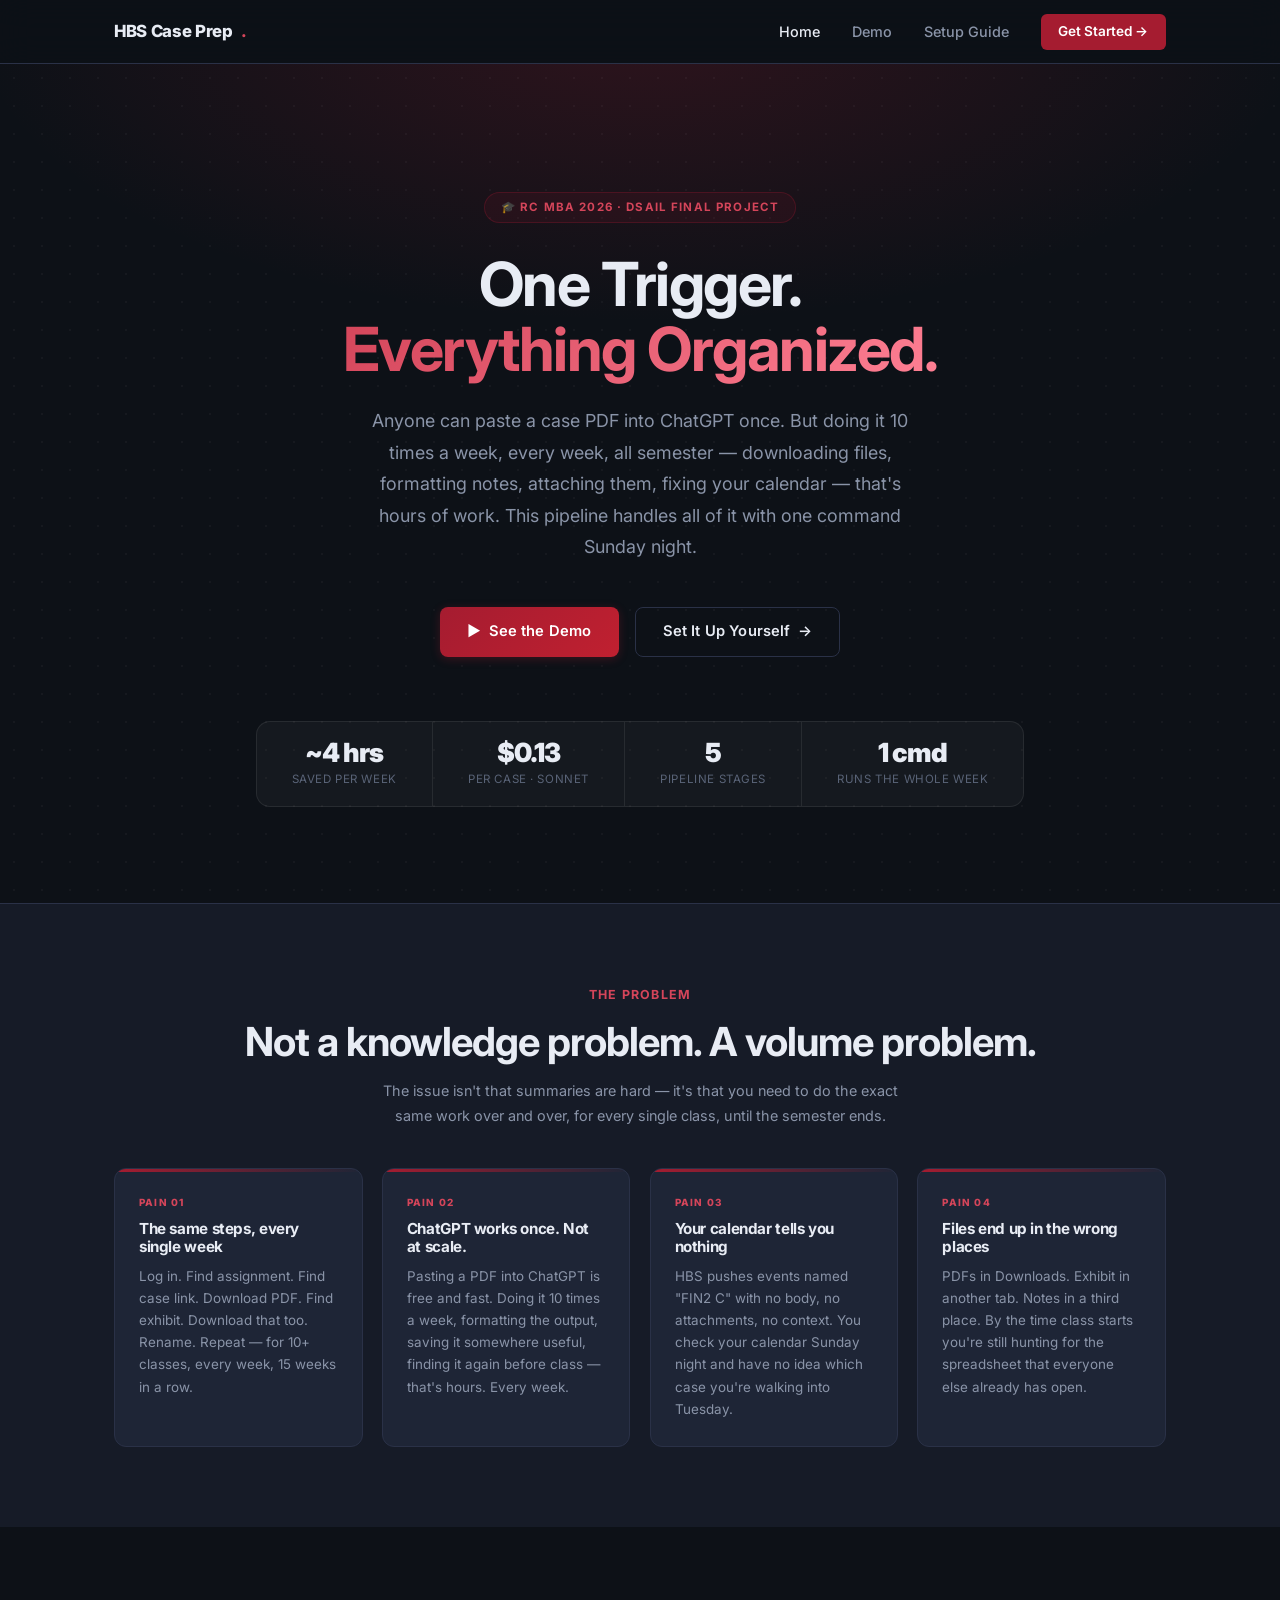
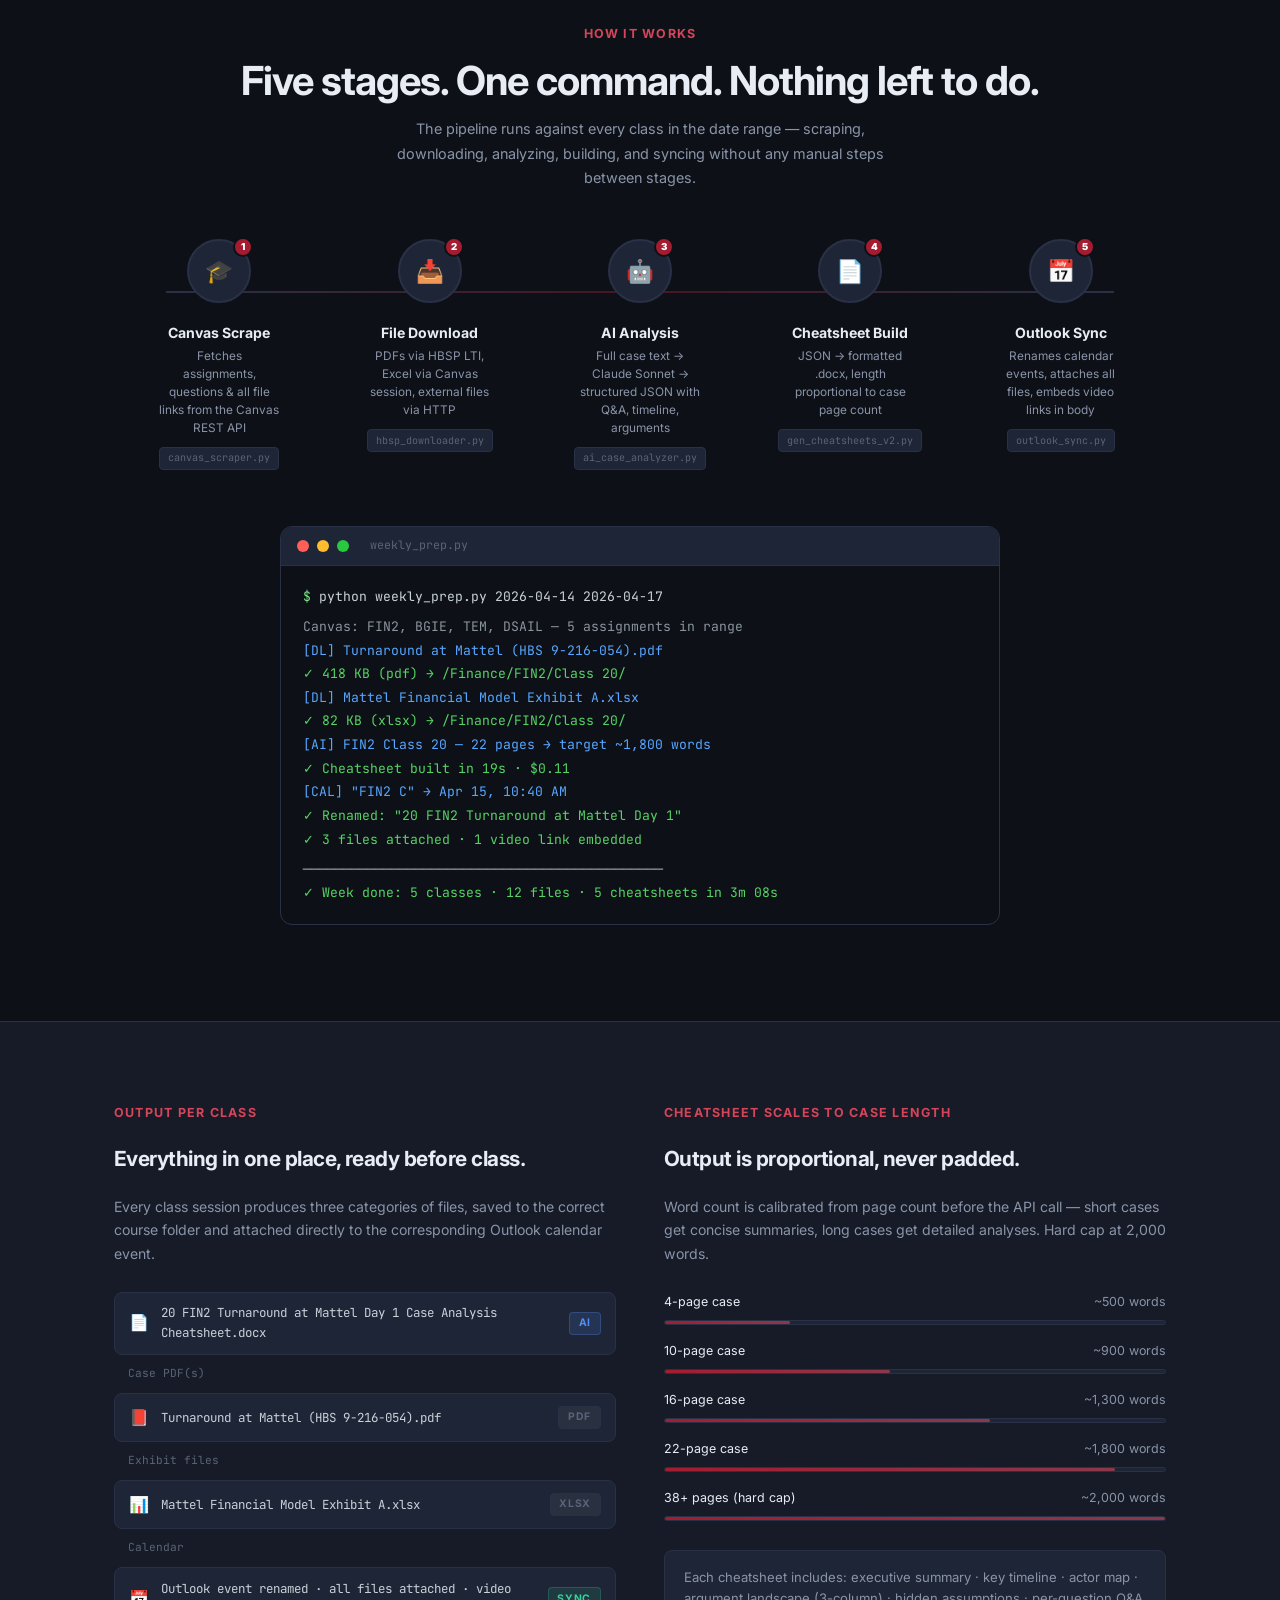
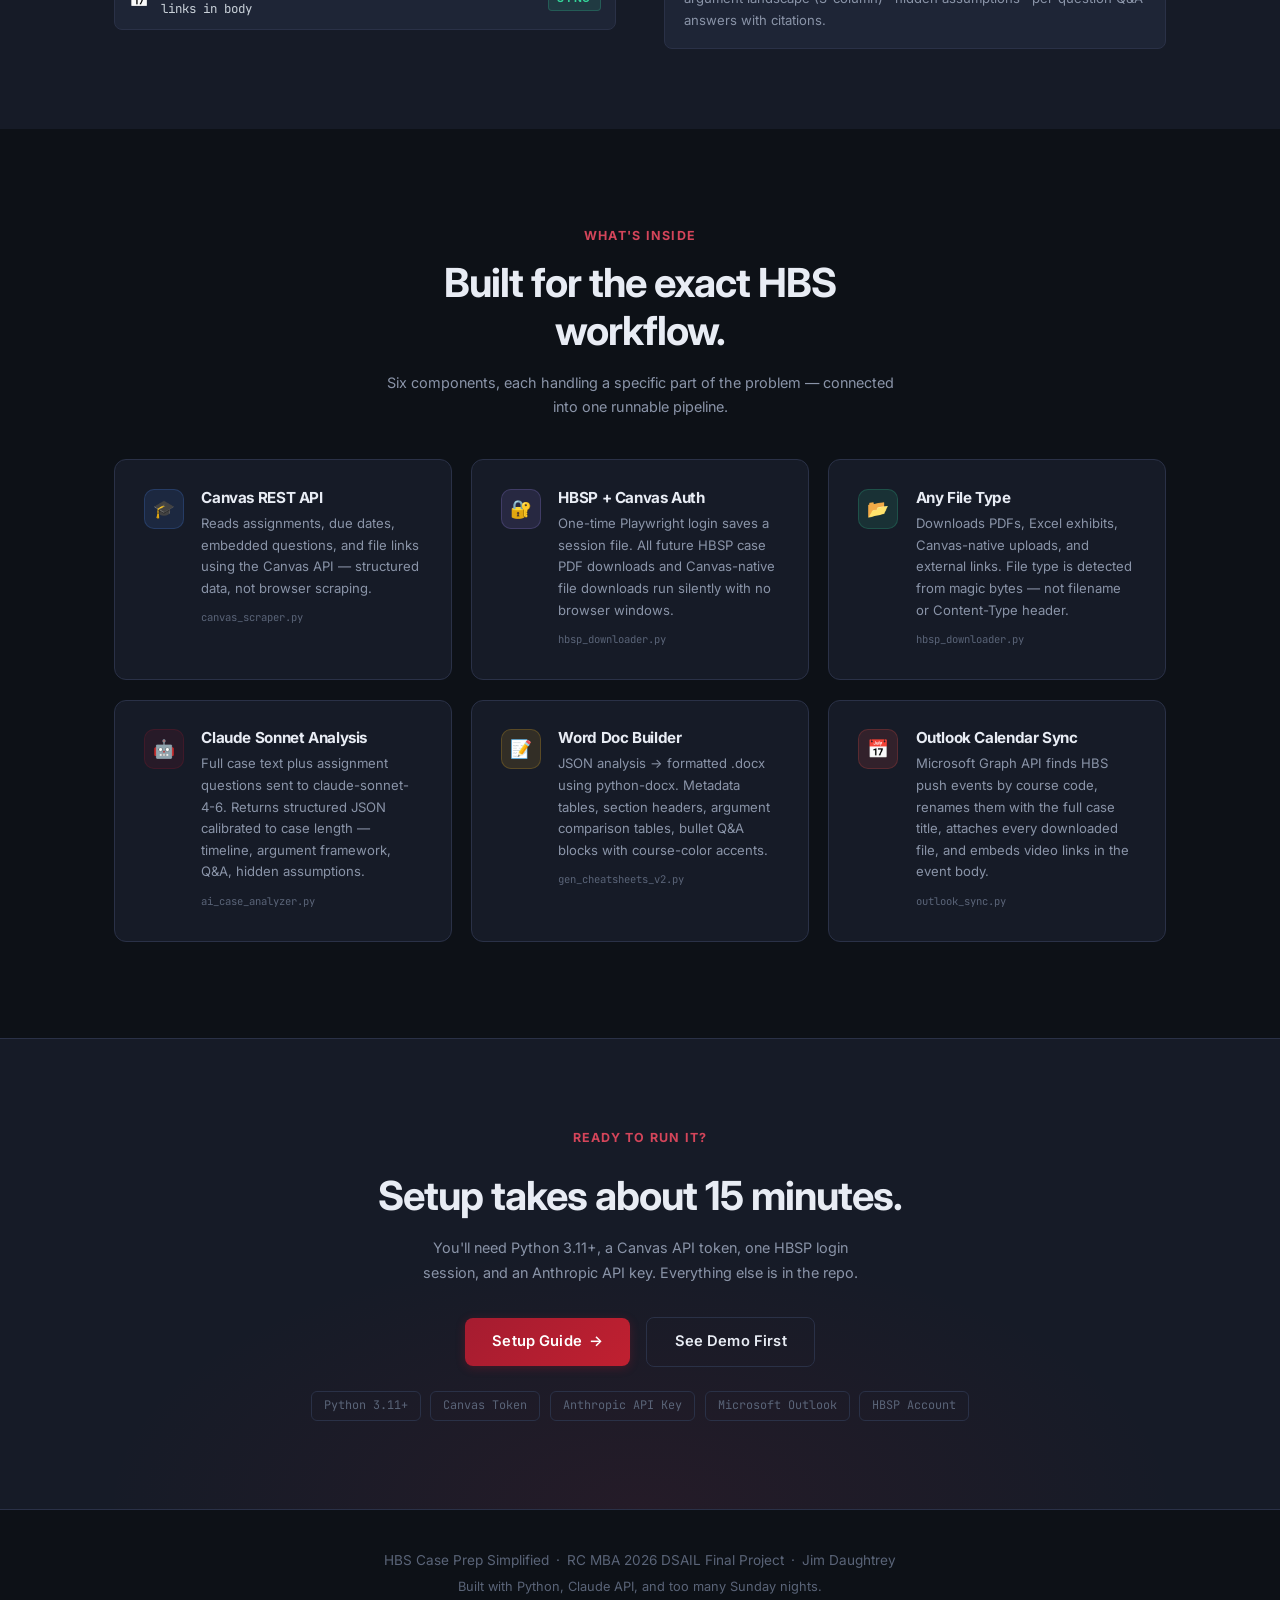
<file: index.html>
<!DOCTYPE html>
<html lang="en">
<head>
  <meta charset="UTF-8">
  <meta name="viewport" content="width=device-width, initial-scale=1.0">
  <title>HBS Case Prep Simplified</title>
  <link rel="preconnect" href="https://fonts.googleapis.com">
  <link href="https://fonts.googleapis.com/css2?family=Inter:wght@400;500;600;700;800;900&family=JetBrains+Mono:wght@400;600&display=swap" rel="stylesheet">
  <link rel="stylesheet" href="style.css">
  <style>
    /* ── Hero ──────────────────────────────────────────────────── */
    .hero {
      padding: 8rem 0 6rem;
      text-align: center;
      position: relative;
      overflow: hidden;
    }
    /* Crimson glow + subtle dot grid */
    .hero::before {
      content: '';
      position: absolute; inset: 0;
      background:
        radial-gradient(ellipse 80% 55% at 50% -5%, rgba(165,28,48,.22) 0%, transparent 65%);
      pointer-events: none;
    }
    .hero::after {
      content: '';
      position: absolute; inset: 0;
      background-image: radial-gradient(circle, rgba(255,255,255,.035) 1px, transparent 1px);
      background-size: 28px 28px;
      pointer-events: none;
    }
    .hero > .container { position: relative; z-index: 1; }

    .hero-eyebrow {
      display: inline-flex; align-items: center; gap: .5rem;
      background: rgba(165,28,48,.1);
      border: 1px solid rgba(165,28,48,.28);
      padding: .32rem 1rem; border-radius: 100px;
      font-size: .72rem; font-weight: 700;
      letter-spacing: .1em; text-transform: uppercase;
      color: var(--crimson-light); margin-bottom: 1.8rem;
    }
    .hero h1 { margin-bottom: 1.4rem; line-height: 1.08; }
    .hero h1 span {
      background: linear-gradient(135deg, var(--crimson-light) 0%, #ff8094 100%);
      -webkit-background-clip: text; -webkit-text-fill-color: transparent;
      background-clip: text;
    }
    .hero-sub {
      font-size: 1.12rem; max-width: 560px;
      margin: 0 auto 2.8rem;
      color: var(--text-muted); line-height: 1.75;
    }
    .hero-btns {
      display: flex; gap: 1rem;
      justify-content: center; flex-wrap: wrap;
      margin-bottom: 4rem;
    }

    /* Stats bar */
    .stats-bar {
      display: inline-flex; align-items: stretch;
      background: rgba(255,255,255,.035);
      border: 1px solid rgba(255,255,255,.08);
      border-radius: 14px;
      backdrop-filter: blur(12px);
      overflow: hidden;
    }
    .stat-cell {
      padding: 1.1rem 2.2rem; text-align: center;
      border-right: 1px solid rgba(255,255,255,.08);
      min-width: 120px;
    }
    .stat-cell:last-child { border-right: none; }
    .stat-val {
      font-size: 1.65rem; font-weight: 900;
      color: var(--text); letter-spacing: -0.04em;
      line-height: 1;
    }
    .stat-lbl { font-size: .72rem; color: var(--text-dim); margin-top: .3rem; text-transform: uppercase; letter-spacing: .05em; }

    /* ── Problem section ───────────────────────────────────────── */
    .problem-section {
      padding: 5rem 0;
      background: var(--bg-2);
      border-top: 1px solid var(--border);
    }
    .problem-cards {
      display: grid;
      grid-template-columns: repeat(auto-fit, minmax(240px, 1fr));
      gap: 1.2rem;
      margin-top: 2.5rem;
    }
    .pc {
      background: var(--bg-3);
      border: 1px solid var(--border);
      border-radius: var(--radius);
      padding: 1.6rem 1.5rem;
      position: relative;
      overflow: hidden;
      transition: border-color .2s, transform .2s;
    }
    .pc:hover { border-color: rgba(165,28,48,.4); transform: translateY(-2px); }
    .pc::before {
      content: '';
      position: absolute; top: 0; left: 0; right: 0;
      height: 3px;
      background: linear-gradient(90deg, var(--crimson), transparent);
    }
    .pc-num {
      font-size: .62rem; font-weight: 800; letter-spacing: .12em;
      text-transform: uppercase; color: var(--crimson-light);
      margin-bottom: .6rem;
    }
    .pc h4 { font-size: .95rem; color: var(--text); margin-bottom: .5rem; }
    .pc p  { font-size: .84rem; color: var(--text-muted); line-height: 1.65; }

    /* ── Pipeline section ──────────────────────────────────────── */
    .pipeline-section { padding: 6rem 0; }
    .pipeline-track {
      display: flex;
      align-items: stretch;
      gap: 0;
      margin-top: 3rem;
      position: relative;
    }
    /* Connecting line */
    .pipeline-track::before {
      content: '';
      position: absolute;
      top: 52px; left: 52px; right: 52px;
      height: 2px;
      background: linear-gradient(90deg, var(--border) 0%, rgba(165,28,48,.4) 50%, var(--border) 100%);
      z-index: 0;
    }
    .ps-step {
      flex: 1;
      display: flex; flex-direction: column;
      align-items: center;
      text-align: center;
      padding: 0 .6rem;
      position: relative;
      z-index: 1;
    }
    .ps-bubble {
      width: 64px; height: 64px;
      border-radius: 50%;
      background: var(--bg-3);
      border: 2px solid var(--border);
      display: flex; align-items: center; justify-content: center;
      font-size: 1.4rem;
      position: relative;
      margin-bottom: 1.2rem;
      transition: border-color .25s, background .25s;
    }
    .ps-step:hover .ps-bubble { border-color: var(--crimson-light); background: rgba(165,28,48,.08); }
    .ps-num {
      position: absolute; top: -4px; right: -4px;
      width: 20px; height: 20px; border-radius: 50%;
      background: var(--crimson); color: #fff;
      font-size: .6rem; font-weight: 900;
      display: flex; align-items: center; justify-content: center;
      border: 2px solid var(--bg);
    }
    .ps-name { font-size: .88rem; font-weight: 700; color: var(--text); margin-bottom: .25rem; }
    .ps-desc { font-size: .74rem; color: var(--text-muted); line-height: 1.5; max-width: 120px; }
    .ps-tag {
      margin-top: .6rem;
      font-family: var(--mono); font-size: .63rem;
      color: var(--text-dim);
      background: var(--bg-3);
      border: 1px solid var(--border);
      border-radius: 4px;
      padding: .15rem .5rem;
    }

    /* Terminal under pipeline */
    .pipeline-terminal {
      max-width: 720px;
      margin: 3.5rem auto 0;
    }

    /* ── Output split section ──────────────────────────────────── */
    .output-section {
      padding: 5rem 0;
      background: var(--bg-2);
      border-top: 1px solid var(--border);
    }
    .output-layout {
      display: grid;
      grid-template-columns: 1fr 1fr;
      gap: 3rem;
      align-items: start;
    }
    @media (max-width: 860px) { .output-layout { grid-template-columns: 1fr; } }
    .output-col-label {
      font-size: .7rem; font-weight: 700; letter-spacing: .1em;
      text-transform: uppercase; color: var(--text-dim);
      margin-bottom: 1rem; padding-bottom: .6rem;
      border-bottom: 1px solid var(--border);
    }

    /* File list rows */
    .file-rows { display: flex; flex-direction: column; gap: .5rem; }
    .file-row {
      display: flex; align-items: center; gap: .75rem;
      padding: .65rem .9rem;
      background: var(--bg-3);
      border: 1px solid var(--border);
      border-radius: var(--radius-sm);
      transition: border-color .15s;
    }
    .file-row:hover { border-color: rgba(255,255,255,.12); }
    .file-row .fr-icon { font-size: 1rem; flex-shrink: 0; }
    .file-row .fr-name { flex: 1; font-size: .78rem; color: #c9d1d9; font-family: var(--mono); }
    .file-row .fr-badge {
      font-size: .65rem; font-weight: 700; letter-spacing: .06em;
      padding: .15rem .55rem; border-radius: 4px;
    }
    .fr-badge.new  { background: rgba(79,142,247,.15); color: var(--accent-blue); border: 1px solid rgba(79,142,247,.25); }
    .fr-badge.sync { background: rgba(52,211,153,.12); color: var(--accent-green); border: 1px solid rgba(52,211,153,.22); }
    .fr-badge.ok   { background: rgba(255,255,255,.05); color: var(--text-dim); border: 1px solid var(--border); }

    /* Scale bars */
    .scale-item { margin-bottom: 1rem; }
    .scale-item:last-child { margin-bottom: 0; }
    .scale-meta { display: flex; justify-content: space-between; font-size: .78rem; margin-bottom: .35rem; }
    .scale-meta .case { color: var(--text); }
    .scale-meta .wc   { color: var(--text-muted); }
    .progress-bar { height: 5px; background: var(--bg-3); border-radius: 3px; overflow: hidden; border: 1px solid var(--border); }
    .progress-fill {
      height: 100%;
      background: linear-gradient(90deg, var(--crimson) 0%, rgba(212,69,90,.6) 100%);
      border-radius: 3px;
      animation: fill-bar 1.4s ease both;
    }
    @keyframes fill-bar { from { width: 0; } }

    /* ── Features grid ─────────────────────────────────────────── */
    .features-section { padding: 6rem 0; }
    .feature-grid {
      display: grid;
      grid-template-columns: repeat(auto-fit, minmax(300px, 1fr));
      gap: 1.2rem;
      margin-top: 2.5rem;
    }
    .feat {
      background: var(--bg-2);
      border: 1px solid var(--border);
      border-radius: var(--radius);
      padding: 1.8rem;
      display: flex; gap: 1.1rem;
      transition: border-color .2s, transform .2s;
    }
    .feat:hover { border-color: rgba(255,255,255,.12); transform: translateY(-2px); }
    .feat-icon {
      width: 40px; height: 40px;
      border-radius: 10px;
      display: flex; align-items: center; justify-content: center;
      font-size: 1.1rem; flex-shrink: 0;
    }
    .feat-body { flex: 1; }
    .feat-body h3 { font-size: .95rem; margin-bottom: .35rem; }
    .feat-body p  { font-size: .82rem; line-height: 1.65; }
    .feat-script {
      font-family: var(--mono); font-size: .66rem;
      color: var(--text-dim); margin-top: .6rem;
      display: inline-block;
    }

    /* ── CTA ───────────────────────────────────────────────────── */
    .cta-section {
      padding: 5.5rem 0;
      background: var(--bg-2);
      border-top: 1px solid var(--border);
      text-align: center;
      position: relative;
      overflow: hidden;
    }
    .cta-section::before {
      content: '';
      position: absolute; inset: 0;
      background: radial-gradient(ellipse 60% 80% at 50% 100%, rgba(165,28,48,.1) 0%, transparent 70%);
      pointer-events: none;
    }
    .cta-section > .container { position: relative; z-index: 1; }
    .cta-prereqs {
      display: inline-flex; gap: .6rem; flex-wrap: wrap;
      justify-content: center; margin-top: 1.5rem;
    }
    .cta-prereq {
      font-size: .74rem; color: var(--text-dim);
      border: 1px solid var(--border);
      border-radius: 6px; padding: .28rem .75rem;
      font-family: var(--mono);
    }

    @media (max-width: 700px) {
      .stats-bar { flex-direction: column; }
      .stat-cell { border-right: none; border-bottom: 1px solid rgba(255,255,255,.08); }
      .stat-cell:last-child { border-bottom: none; }
      .pipeline-track { flex-direction: column; align-items: flex-start; gap: 1.2rem; }
      .pipeline-track::before { display: none; }
      .ps-step { flex-direction: row; text-align: left; gap: 1rem; }
      .ps-bubble { margin-bottom: 0; flex-shrink: 0; }
      .ps-desc { max-width: none; }
      .problem-cards { grid-template-columns: 1fr; }
    }
  </style>
</head>
<body>

<!-- ── Nav ──────────────────────────────────────────────────────── -->
<nav>
  <div class="nav-inner">
    <a href="index.html" class="nav-logo">HBS Case Prep<span class="dot">.</span></a>
    <div class="nav-links">
      <a href="index.html" class="active">Home</a>
      <a href="demo.html">Demo</a>
      <a href="setup.html">Setup Guide</a>
      <a href="setup.html" class="nav-cta">Get Started →</a>
    </div>
  </div>
</nav>

<!-- ── Hero ─────────────────────────────────────────────────────── -->
<section class="hero">
  <div class="container">
    <div class="hero-eyebrow">🎓 RC MBA 2026 · DSAIL Final Project</div>
    <h1 class="fade-up">
      One Trigger.<br><span>Everything Organized.</span>
    </h1>
    <p class="hero-sub fade-up fade-up-2">
      Anyone can paste a case PDF into ChatGPT once. But doing it 10 times a week, every week,
      all semester — downloading files, formatting notes, attaching them, fixing your calendar —
      that's hours of work. This pipeline handles all of it with one command Sunday night.
    </p>
    <div class="hero-btns fade-up fade-up-3">
      <a href="demo.html" class="btn btn-primary">▶&ensp;See the Demo</a>
      <a href="setup.html" class="btn btn-outline">Set It Up Yourself&ensp;→</a>
    </div>

    <!-- Stat bar -->
    <div class="fade-up fade-up-4" style="display:flex; justify-content:center;">
      <div class="stats-bar">
        <div class="stat-cell">
          <div class="stat-val">~4 hrs</div>
          <div class="stat-lbl">Saved per week</div>
        </div>
        <div class="stat-cell">
          <div class="stat-val">$0.13</div>
          <div class="stat-lbl">Per case · Sonnet</div>
        </div>
        <div class="stat-cell">
          <div class="stat-val">5</div>
          <div class="stat-lbl">Pipeline stages</div>
        </div>
        <div class="stat-cell">
          <div class="stat-val">1 cmd</div>
          <div class="stat-lbl">Runs the whole week</div>
        </div>
      </div>
    </div>
  </div>
</section>

<!-- ── The Problem ───────────────────────────────────────────────── -->
<section class="problem-section">
  <div class="container">
    <p class="section-label text-center">The problem</p>
    <h2 class="text-center" style="margin-top:.5rem;">Not a knowledge problem. A volume problem.</h2>
    <p class="text-muted text-center" style="max-width:520px; margin:.8rem auto 0; font-size:.9rem;">
      The issue isn't that summaries are hard — it's that you need to do the exact same work
      over and over, for every single class, until the semester ends.
    </p>

    <div class="problem-cards">
      <div class="pc fade-up">
        <div class="pc-num">Pain 01</div>
        <h4>The same steps, every single week</h4>
        <p>Log in. Find assignment. Find case link. Download PDF. Find exhibit. Download that too. Rename. Repeat — for 10+ classes, every week, 15 weeks in a row.</p>
      </div>
      <div class="pc fade-up fade-up-2">
        <div class="pc-num">Pain 02</div>
        <h4>ChatGPT works once. Not at scale.</h4>
        <p>Pasting a PDF into ChatGPT is free and fast. Doing it 10 times a week, formatting the output, saving it somewhere useful, finding it again before class — that's hours. Every week.</p>
      </div>
      <div class="pc fade-up fade-up-3">
        <div class="pc-num">Pain 03</div>
        <h4>Your calendar tells you nothing</h4>
        <p>HBS pushes events named "FIN2 C" with no body, no attachments, no context. You check your calendar Sunday night and have no idea which case you're walking into Tuesday.</p>
      </div>
      <div class="pc fade-up fade-up-4">
        <div class="pc-num">Pain 04</div>
        <h4>Files end up in the wrong places</h4>
        <p>PDFs in Downloads. Exhibit in another tab. Notes in a third place. By the time class starts you're still hunting for the spreadsheet that everyone else already has open.</p>
      </div>
    </div>
  </div>
</section>

<!-- ── Pipeline ──────────────────────────────────────────────────── -->
<section class="pipeline-section">
  <div class="container">
    <div class="text-center mb-6">
      <p class="section-label">How it works</p>
      <h2>Five stages. One command. Nothing left to do.</h2>
      <p class="text-muted mt-2" style="max-width:520px; margin:.8rem auto 0; font-size:.9rem;">
        The pipeline runs against every class in the date range — scraping, downloading, analyzing,
        building, and syncing without any manual steps between stages.
      </p>
    </div>

    <div class="pipeline-track">
      <div class="ps-step fade-up">
        <div class="ps-bubble">
          🎓
          <span class="ps-num">1</span>
        </div>
        <div class="ps-name">Canvas Scrape</div>
        <div class="ps-desc">Fetches assignments, questions &amp; all file links from the Canvas REST API</div>
        <span class="ps-tag">canvas_scraper.py</span>
      </div>
      <div class="ps-step fade-up fade-up-2">
        <div class="ps-bubble">
          📥
          <span class="ps-num">2</span>
        </div>
        <div class="ps-name">File Download</div>
        <div class="ps-desc">PDFs via HBSP LTI, Excel via Canvas session, external files via HTTP</div>
        <span class="ps-tag">hbsp_downloader.py</span>
      </div>
      <div class="ps-step fade-up fade-up-3">
        <div class="ps-bubble">
          🤖
          <span class="ps-num">3</span>
        </div>
        <div class="ps-name">AI Analysis</div>
        <div class="ps-desc">Full case text → Claude Sonnet → structured JSON with Q&amp;A, timeline, arguments</div>
        <span class="ps-tag">ai_case_analyzer.py</span>
      </div>
      <div class="ps-step fade-up fade-up-4">
        <div class="ps-bubble">
          📄
          <span class="ps-num">4</span>
        </div>
        <div class="ps-name">Cheatsheet Build</div>
        <div class="ps-desc">JSON → formatted .docx, length proportional to case page count</div>
        <span class="ps-tag">gen_cheatsheets_v2.py</span>
      </div>
      <div class="ps-step fade-up fade-up-5">
        <div class="ps-bubble">
          📅
          <span class="ps-num">5</span>
        </div>
        <div class="ps-name">Outlook Sync</div>
        <div class="ps-desc">Renames calendar events, attaches all files, embeds video links in body</div>
        <span class="ps-tag">outlook_sync.py</span>
      </div>
    </div>

    <!-- Terminal preview -->
    <div class="pipeline-terminal">
      <div class="terminal fade-up">
        <div class="terminal-bar">
          <div class="terminal-dot" style="background:#ff5f57"></div>
          <div class="terminal-dot" style="background:#febc2e"></div>
          <div class="terminal-dot" style="background:#28c840"></div>
          <span style="color:var(--text-dim); font-size:.73rem; margin-left:.8rem; font-family:var(--mono);">weekly_prep.py</span>
        </div>
        <div class="terminal-body">
          <div><span class="t-cmd">$</span> python weekly_prep.py 2026-04-14 2026-04-17</div>
          <div class="t-out" style="margin-top:.4rem;">  Canvas: FIN2, BGIE, TEM, DSAIL — 5 assignments in range</div>
          <div class="t-info">  [DL] Turnaround at Mattel (HBS 9-216-054).pdf</div>
          <div class="t-good">  ✓ 418 KB (pdf) → /Finance/FIN2/Class 20/</div>
          <div class="t-info">  [DL] Mattel Financial Model Exhibit A.xlsx</div>
          <div class="t-good">  ✓ 82 KB (xlsx) → /Finance/FIN2/Class 20/</div>
          <div class="t-info">  [AI] FIN2 Class 20 — 22 pages → target ~1,800 words</div>
          <div class="t-good">  ✓ Cheatsheet built in 19s · $0.11</div>
          <div class="t-info">  [CAL] "FIN2 C" → Apr 15, 10:40 AM</div>
          <div class="t-good">  ✓ Renamed: "20 FIN2 Turnaround at Mattel Day 1"</div>
          <div class="t-good">  ✓ 3 files attached · 1 video link embedded</div>
          <div class="t-out" style="margin-top:.4rem;">  ─────────────────────────────────────────────</div>
          <div class="t-good">  ✓ Week done: 5 classes · 12 files · 5 cheatsheets in 3m 08s</div>
        </div>
      </div>
    </div>
  </div>
</section>

<!-- ── Output & Scale ─────────────────────────────────────────────── -->
<section class="output-section">
  <div class="container">
    <div class="output-layout">

      <!-- Left: output files -->
      <div>
        <p class="section-label mb-3">Output per class</p>
        <h3 style="margin-bottom: 1.4rem; font-size:1.3rem;">Everything in one place, ready before class.</h3>
        <p style="color:var(--text-muted); font-size:.88rem; line-height:1.7; margin-bottom:1.6rem;">
          Every class session produces three categories of files, saved to the correct course folder
          and attached directly to the corresponding Outlook calendar event.
        </p>
        <div class="file-rows">
          <div class="file-row">
            <span class="fr-icon">📄</span>
            <span class="fr-name">20 FIN2 Turnaround at Mattel Day 1 Case Analysis Cheatsheet.docx</span>
            <span class="fr-badge new">AI</span>
          </div>
          <div class="fr-label" style="font-size:.7rem; color:var(--text-dim); padding:.15rem .9rem; font-family:var(--mono);">Case PDF(s)</div>
          <div class="file-row">
            <span class="fr-icon">📕</span>
            <span class="fr-name">Turnaround at Mattel (HBS 9-216-054).pdf</span>
            <span class="fr-badge ok">PDF</span>
          </div>
          <div class="fr-label" style="font-size:.7rem; color:var(--text-dim); padding:.15rem .9rem; font-family:var(--mono);">Exhibit files</div>
          <div class="file-row">
            <span class="fr-icon">📊</span>
            <span class="fr-name">Mattel Financial Model Exhibit A.xlsx</span>
            <span class="fr-badge ok">XLSX</span>
          </div>
          <div class="fr-label" style="font-size:.7rem; color:var(--text-dim); padding:.15rem .9rem; font-family:var(--mono);">Calendar</div>
          <div class="file-row">
            <span class="fr-icon">📅</span>
            <span class="fr-name">Outlook event renamed · all files attached · video links in body</span>
            <span class="fr-badge sync">SYNC</span>
          </div>
        </div>
      </div>

      <!-- Right: scale + detail -->
      <div>
        <p class="section-label mb-3">Cheatsheet scales to case length</p>
        <h3 style="margin-bottom:1.4rem; font-size:1.3rem;">Output is proportional, never padded.</h3>
        <p style="color:var(--text-muted); font-size:.88rem; line-height:1.7; margin-bottom:1.6rem;">
          Word count is calibrated from page count before the API call — short cases get concise
          summaries, long cases get detailed analyses. Hard cap at 2,000 words.
        </p>
        <div>
          <div class="scale-item">
            <div class="scale-meta"><span class="case">4-page case</span><span class="wc">~500 words</span></div>
            <div class="progress-bar"><div class="progress-fill" style="width:25%; animation-delay:.2s"></div></div>
          </div>
          <div class="scale-item">
            <div class="scale-meta"><span class="case">10-page case</span><span class="wc">~900 words</span></div>
            <div class="progress-bar"><div class="progress-fill" style="width:45%; animation-delay:.3s"></div></div>
          </div>
          <div class="scale-item">
            <div class="scale-meta"><span class="case">16-page case</span><span class="wc">~1,300 words</span></div>
            <div class="progress-bar"><div class="progress-fill" style="width:65%; animation-delay:.4s"></div></div>
          </div>
          <div class="scale-item">
            <div class="scale-meta"><span class="case">22-page case</span><span class="wc">~1,800 words</span></div>
            <div class="progress-bar"><div class="progress-fill" style="width:90%; animation-delay:.5s"></div></div>
          </div>
          <div class="scale-item">
            <div class="scale-meta"><span class="case">38+ pages (hard cap)</span><span class="wc">~2,000 words</span></div>
            <div class="progress-bar"><div class="progress-fill" style="width:100%; animation-delay:.6s"></div></div>
          </div>
        </div>

        <div style="margin-top:1.8rem; padding:1rem 1.2rem; background:var(--bg-3); border:1px solid var(--border); border-radius:var(--radius-sm); font-size:.82rem; color:var(--text-muted); line-height:1.65;">
          Each cheatsheet includes: executive summary · key timeline · actor map · argument landscape (3-column) · hidden assumptions · per-question Q&amp;A answers with citations.
        </div>
      </div>

    </div>
  </div>
</section>

<!-- ── Features ──────────────────────────────────────────────────── -->
<section class="features-section">
  <div class="container">
    <div class="text-center mb-6" style="max-width:520px; margin:0 auto 2.5rem;">
      <p class="section-label">What's inside</p>
      <h2>Built for the exact HBS workflow.</h2>
      <p class="text-muted mt-2" style="font-size:.9rem;">
        Six components, each handling a specific part of the problem — connected into one runnable pipeline.
      </p>
    </div>
    <div class="feature-grid">

      <div class="feat">
        <div class="feat-icon" style="background:rgba(79,142,247,.12); border:1px solid rgba(79,142,247,.2);">🎓</div>
        <div class="feat-body">
          <h3>Canvas REST API</h3>
          <p>Reads assignments, due dates, embedded questions, and file links using the Canvas API — structured data, not browser scraping.</p>
          <span class="feat-script">canvas_scraper.py</span>
        </div>
      </div>

      <div class="feat">
        <div class="feat-icon" style="background:rgba(167,139,250,.12); border:1px solid rgba(167,139,250,.2);">🔐</div>
        <div class="feat-body">
          <h3>HBSP + Canvas Auth</h3>
          <p>One-time Playwright login saves a session file. All future HBSP case PDF downloads and Canvas-native file downloads run silently with no browser windows.</p>
          <span class="feat-script">hbsp_downloader.py</span>
        </div>
      </div>

      <div class="feat">
        <div class="feat-icon" style="background:rgba(52,211,153,.12); border:1px solid rgba(52,211,153,.2);">📂</div>
        <div class="feat-body">
          <h3>Any File Type</h3>
          <p>Downloads PDFs, Excel exhibits, Canvas-native uploads, and external links. File type is detected from magic bytes — not filename or Content-Type header.</p>
          <span class="feat-script">hbsp_downloader.py</span>
        </div>
      </div>

      <div class="feat">
        <div class="feat-icon" style="background:rgba(165,28,48,.12); border:1px solid rgba(165,28,48,.2);">🤖</div>
        <div class="feat-body">
          <h3>Claude Sonnet Analysis</h3>
          <p>Full case text plus assignment questions sent to claude-sonnet-4-6. Returns structured JSON calibrated to case length — timeline, argument framework, Q&amp;A, hidden assumptions.</p>
          <span class="feat-script">ai_case_analyzer.py</span>
        </div>
      </div>

      <div class="feat">
        <div class="feat-icon" style="background:rgba(251,191,36,.12); border:1px solid rgba(251,191,36,.2);">📝</div>
        <div class="feat-body">
          <h3>Word Doc Builder</h3>
          <p>JSON analysis → formatted .docx using python-docx. Metadata tables, section headers, argument comparison tables, bullet Q&amp;A blocks with course-color accents.</p>
          <span class="feat-script">gen_cheatsheets_v2.py</span>
        </div>
      </div>

      <div class="feat">
        <div class="feat-icon" style="background:rgba(248,81,73,.12); border:1px solid rgba(248,81,73,.2);">📅</div>
        <div class="feat-body">
          <h3>Outlook Calendar Sync</h3>
          <p>Microsoft Graph API finds HBS push events by course code, renames them with the full case title, attaches every downloaded file, and embeds video links in the event body.</p>
          <span class="feat-script">outlook_sync.py</span>
        </div>
      </div>

    </div>
  </div>
</section>

<!-- ── CTA ───────────────────────────────────────────────────────── -->
<section class="cta-section">
  <div class="container">
    <p class="section-label mb-3">Ready to run it?</p>
    <h2 style="margin-bottom:1rem;">Setup takes about 15 minutes.</h2>
    <p class="text-muted" style="max-width:440px; margin:0 auto 2rem; font-size:.9rem; line-height:1.7;">
      You'll need Python 3.11+, a Canvas API token, one HBSP login session, and an Anthropic API key.
      Everything else is in the repo.
    </p>
    <div class="flex justify-center gap-2 flex-wrap">
      <a href="setup.html" class="btn btn-primary">Setup Guide&ensp;→</a>
      <a href="demo.html" class="btn btn-outline">See Demo First</a>
    </div>
    <div class="cta-prereqs">
      <span class="cta-prereq">Python 3.11+</span>
      <span class="cta-prereq">Canvas Token</span>
      <span class="cta-prereq">Anthropic API Key</span>
      <span class="cta-prereq">Microsoft Outlook</span>
      <span class="cta-prereq">HBSP Account</span>
    </div>
  </div>
</section>

<footer>
  <div class="container">
    <p>HBS Case Prep Simplified&ensp;·&ensp;RC MBA 2026 DSAIL Final Project&ensp;·&ensp;Jim Daughtrey</p>
    <p style="margin-top:.35rem; font-size:.8rem;">Built with Python, Claude API, and too many Sunday nights.</p>
  </div>
</footer>

</body>
</html>
</file>
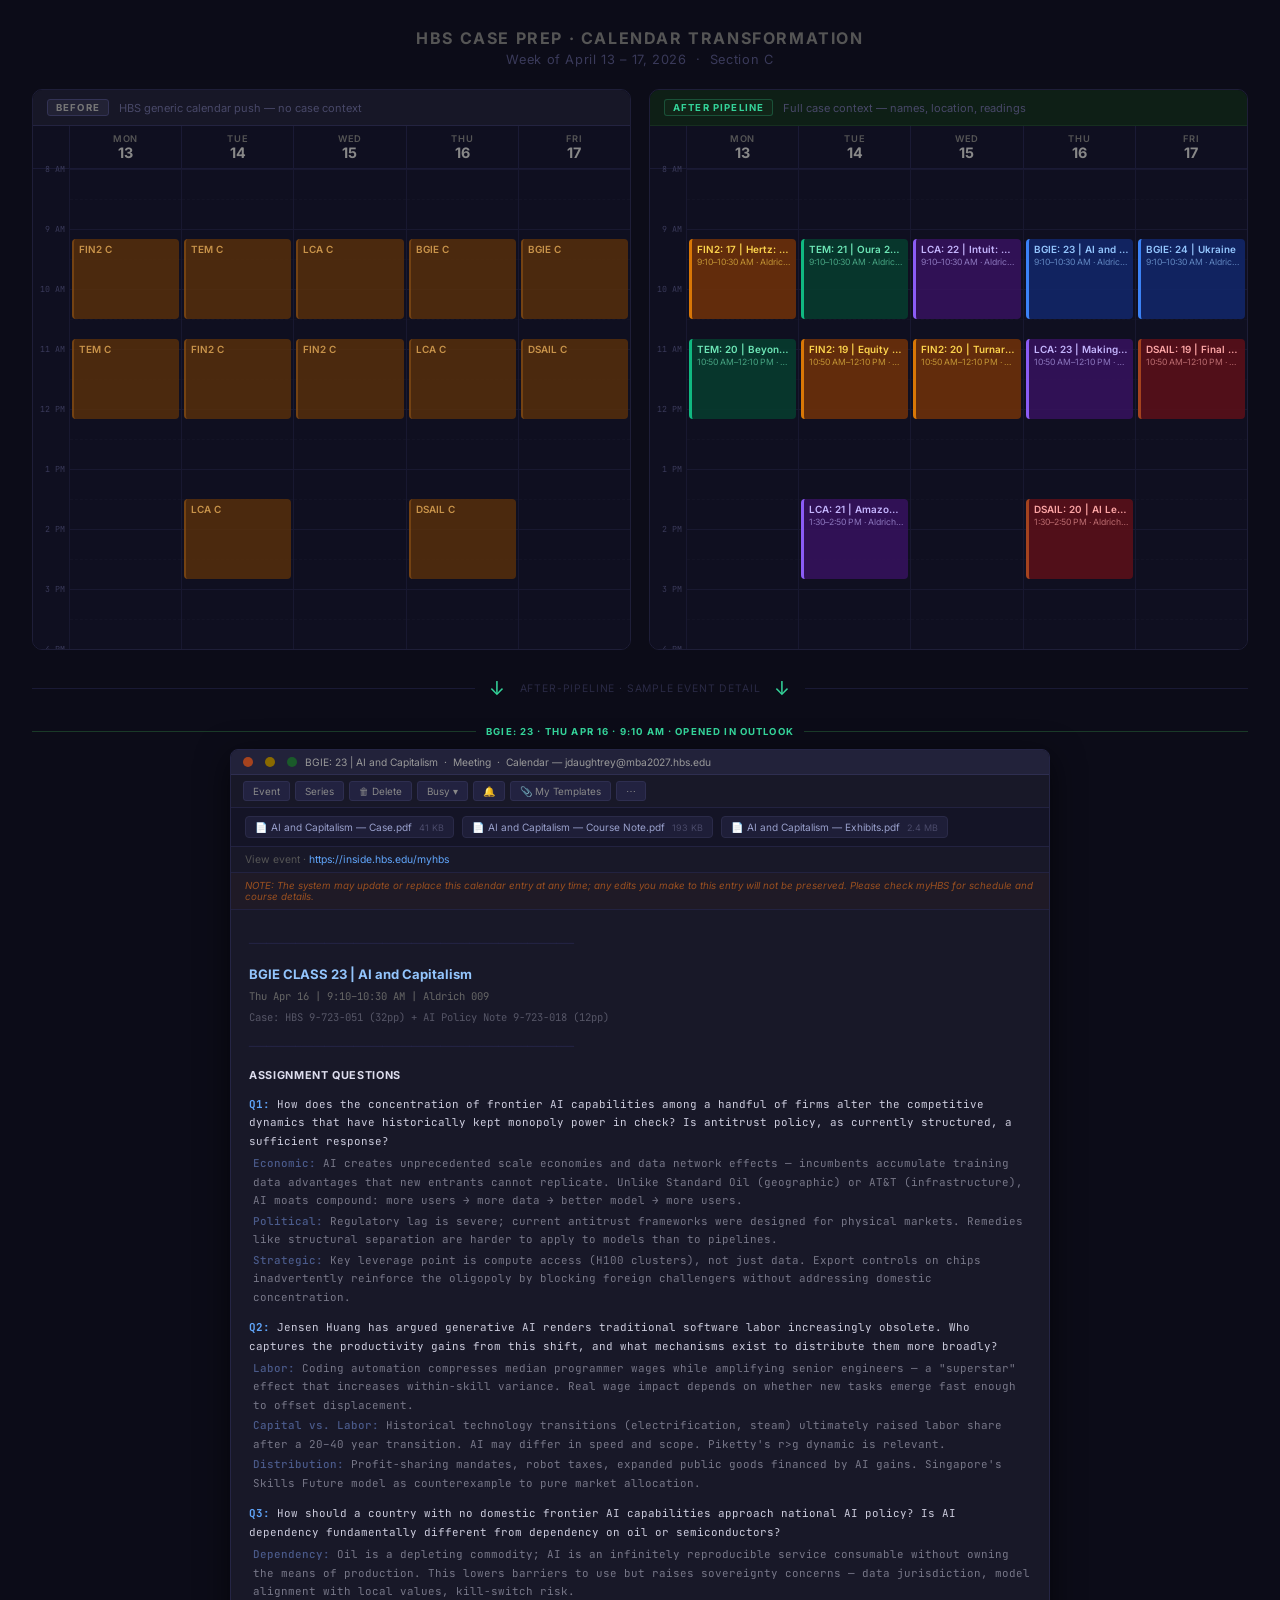
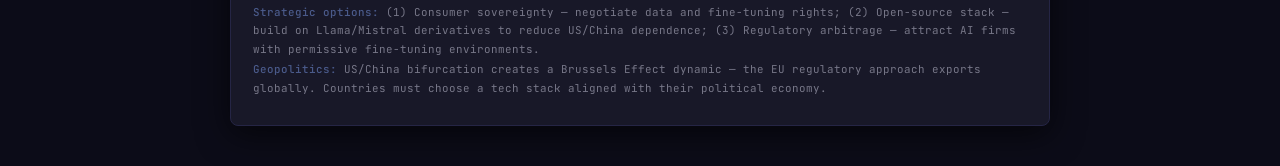
<file: calendar-before-after.html>
<!DOCTYPE html>
<html lang="en">
<head>
<meta charset="UTF-8">
<meta name="viewport" content="width=device-width, initial-scale=1.0">
<title>Calendar Transformation — HBS Case Prep Pipeline</title>
<link href="https://fonts.googleapis.com/css2?family=Inter:wght@300;400;500;600;700&family=JetBrains+Mono:wght@400;500&display=swap" rel="stylesheet">
<style>
* { box-sizing: border-box; margin: 0; padding: 0; }

body {
  background: #0c0c18;
  color: #d0d0e0;
  font-family: 'Inter', 'Segoe UI', -apple-system, sans-serif;
  padding: 28px 32px 40px;
}

.page-header {
  text-align: center;
  margin-bottom: 22px;
}
.page-header h1 {
  font-size: 1rem;
  font-weight: 700;
  letter-spacing: .1em;
  text-transform: uppercase;
  color: #555;
}
.page-header .week-label {
  font-size: .8rem;
  color: #3a3a5a;
  margin-top: 4px;
  letter-spacing: .05em;
}

/* ── Comparison layout ── */
.comparison {
  display: grid;
  grid-template-columns: 1fr 1fr;
  gap: 18px;
  margin-bottom: 26px;
}

.panel {
  border-radius: 10px;
  overflow: hidden;
  border: 1px solid #1e1e38;
}

.panel-header {
  display: flex;
  align-items: center;
  gap: 10px;
  padding: 9px 14px;
}
.panel-header.before-h { background: #171727; border-bottom: 1px solid #232340; }
.panel-header.after-h  { background: #0e1f16; border-bottom: 1px solid #162e1f; }

.badge {
  font-size: .6rem;
  font-weight: 700;
  letter-spacing: .12em;
  text-transform: uppercase;
  padding: 2px 8px;
  border-radius: 3px;
}
.badge-before { background: #222235; color: #777; border: 1px solid #333355; }
.badge-after  { background: #112518; color: #34d399; border: 1px solid #34d39940; }

.panel-subtitle { font-size: .69rem; color: #484868; }

/* ── Calendar ── */
.cal-wrap { background: #0f0f20; }

.cal-head {
  display: grid;
  grid-template-columns: 36px repeat(5, 1fr);
  border-bottom: 1px solid #1a1a35;
}
.cal-head-empty { padding: 0; }
.cal-day-hdr {
  border-left: 1px solid #1a1a35;
  text-align: center;
  padding: 7px 2px;
}
.cal-day-hdr .dow {
  font-size: .58rem;
  font-weight: 600;
  text-transform: uppercase;
  letter-spacing: .07em;
  color: #555;
}
.cal-day-hdr .date {
  font-size: .9rem;
  font-weight: 700;
  color: #888;
  line-height: 1.2;
}

.cal-body {
  display: grid;
  grid-template-columns: 36px repeat(5, 1fr);
  height: 480px;
  position: relative;
}

.time-gutter { position: relative; }
.time-tick {
  position: absolute;
  font-size: .52rem;
  color: #3a3a5a;
  right: 4px;
  transform: translateY(-50%);
  white-space: nowrap;
  font-family: 'JetBrains Mono', monospace;
}

.day-col { position: relative; border-left: 1px solid #181830; }

.h-line { position: absolute; left: 0; right: 0; border-top: 1px solid #181830; }
.h-half { position: absolute; left: 0; right: 0; border-top: 1px dashed #131325; }

.ev {
  position: absolute;
  left: 2px; right: 2px;
  border-radius: 4px;
  padding: 4px 5px;
  overflow: hidden;
  cursor: default;
}
.ev-title {
  font-size: .62rem;
  font-weight: 600;
  white-space: nowrap;
  overflow: hidden;
  text-overflow: ellipsis;
  line-height: 1.3;
}
.ev-sub {
  font-size: .54rem;
  opacity: 0.62;
  margin-top: 1px;
  white-space: nowrap;
  overflow: hidden;
  text-overflow: ellipsis;
}
.ev-loc {
  font-size: .52rem;
  opacity: 0.5;
  white-space: nowrap;
  overflow: hidden;
  text-overflow: ellipsis;
}

/* Before — all same dull brown */
.ev-before {
  background: rgba(90, 48, 12, 0.82);
  border-left: 2px solid rgba(140, 80, 20, 0.65);
  color: #c8934a;
}

/* After — color-coded by course */
.ev-fin2  { background: rgba(110, 48, 10, 0.88); border-left: 3px solid #d97706; color: #fcd34d; }
.ev-tem   { background: rgba(6, 60, 46, 0.88);   border-left: 3px solid #10b981; color: #6ee7b7; }
.ev-lca   { background: rgba(55, 18, 95, 0.85);  border-left: 3px solid #8b5cf6; color: #c4b5fd; }
.ev-bgie  { background: rgba(18, 38, 105, 0.88); border-left: 3px solid #3b82f6; color: #93c5fd; }
.ev-dsail { background: rgba(90, 15, 24, 0.88);  border-left: 3px solid #a5431e; color: #fca5a5; }

/* ── Arrow divider ── */
.arrow-divider {
  display: flex;
  align-items: center;
  justify-content: center;
  margin: 0 0 26px;
  gap: 14px;
  color: #2a2a45;
  font-size: .65rem;
  letter-spacing: .08em;
  text-transform: uppercase;
}
.arrow-divider::before, .arrow-divider::after {
  content: '';
  flex: 1;
  border-top: 1px solid #1a1a35;
}
.arrow-divider .arrow-icon { font-size: 1.2rem; color: #34d399; }

/* ── Event Detail ── */
.detail-label {
  font-size: .6rem;
  font-weight: 700;
  letter-spacing: .12em;
  text-transform: uppercase;
  color: #34d399;
  margin-bottom: 12px;
  display: flex;
  align-items: center;
  gap: 10px;
}
.detail-label::before, .detail-label::after {
  content: '';
  flex: 1;
  border-top: 1px solid #1a3a28;
}

.outlook-window {
  background: #181828;
  border: 1px solid #252545;
  border-radius: 8px;
  overflow: hidden;
  max-width: 820px;
  margin: 0 auto;
  box-shadow: 0 8px 32px rgba(0,0,0,.6);
}

.ol-titlebar {
  background: #22223a;
  padding: 6px 12px;
  font-size: .64rem;
  color: #777;
  display: flex;
  align-items: center;
  gap: 8px;
  border-bottom: 1px solid #2e2e50;
}
.ol-dot { width: 10px; height: 10px; border-radius: 50%; display: inline-block; }
.ol-dot-r { background: #a5431e; }
.ol-dot-y { background: #8a6a00; margin-left: 4px; }
.ol-dot-g { background: #1a5a2a; margin-left: 4px; }
.ol-titlebar-text { color: #999; }

.ol-toolbar {
  background: #181828;
  padding: 6px 12px;
  border-bottom: 1px solid #222240;
  display: flex;
  gap: 5px;
  flex-wrap: wrap;
}
.ol-btn {
  font-size: .62rem;
  color: #888;
  background: #222240;
  border: 1px solid #2e2e50;
  border-radius: 3px;
  padding: 3px 9px;
  cursor: default;
  font-family: 'Inter', sans-serif;
}

.ol-attachments {
  padding: 8px 14px;
  border-bottom: 1px solid #222240;
  display: flex;
  gap: 8px;
  flex-wrap: wrap;
  background: #141426;
}
.ol-attach {
  display: flex;
  align-items: center;
  gap: 5px;
  background: #1e1e38;
  border: 1px solid #2a2a48;
  border-radius: 4px;
  padding: 4px 9px;
  font-size: .63rem;
  color: #99a0cc;
}
.ol-attach-size { font-size: .56rem; color: #4a4a6a; margin-left: 2px; }

.ol-view-link {
  padding: 6px 14px;
  border-bottom: 1px solid #222240;
  font-size: .65rem;
  color: #555;
}
.ol-view-link a { color: #60a5fa; text-decoration: none; }
.ol-view-link a:hover { text-decoration: underline; }

.ol-note {
  padding: 7px 14px;
  font-size: .61rem;
  color: #9a5020;
  border-bottom: 1px solid #222240;
  font-style: italic;
  background: rgba(120, 60, 20, 0.08);
}

.ol-body {
  padding: 16px 18px;
  font-family: 'JetBrains Mono', 'Courier New', monospace;
  font-size: .68rem;
  line-height: 1.7;
  color: #bbb;
}

.ob-course {
  font-size: .82rem;
  font-weight: 700;
  color: #93c5fd;
  margin-bottom: 3px;
  font-family: 'Inter', sans-serif;
}
.ob-meta  { font-size: .66rem; color: #666; margin-bottom: 3px; }
.ob-cases { font-size: .66rem; color: #556; margin-bottom: 12px; }
.ob-div   { color: #252548; margin: 10px 0; font-size: .62rem; letter-spacing: -.02em; }
.ob-aqhdr {
  font-size: .68rem;
  font-weight: 700;
  letter-spacing: .06em;
  color: #dde;
  margin-bottom: 10px;
  font-family: 'Inter', sans-serif;
}

.ob-q { margin-bottom: 12px; }
.ob-q-line { margin-bottom: 4px; }
.ob-qlabel { color: #60a5fa; font-weight: 700; }
.ob-qtext  { color: #ccd; }
.ob-answer { color: #778; margin-left: 4px; margin-top: 2px; }
.ob-answer-line { display: block; margin-bottom: 2px; }
.ob-answer .tag { color: #4a5a8a; font-weight: 500; }
</style>
</head>
<body>

<div class="page-header">
  <h1>HBS Case Prep · Calendar Transformation</h1>
  <div class="week-label">Week of April 13 – 17, 2026 &nbsp;·&nbsp; Section C</div>
</div>

<!-- ── Before / After Calendars ── -->
<div class="comparison">

  <!-- BEFORE -->
  <div class="panel">
    <div class="panel-header before-h">
      <span class="badge badge-before">Before</span>
      <span class="panel-subtitle">HBS generic calendar push — no case context</span>
    </div>
    <div class="cal-wrap">
      <div class="cal-head">
        <div class="cal-head-empty"></div>
        <div class="cal-day-hdr"><div class="dow">Mon</div><div class="date">13</div></div>
        <div class="cal-day-hdr"><div class="dow">Tue</div><div class="date">14</div></div>
        <div class="cal-day-hdr"><div class="dow">Wed</div><div class="date">15</div></div>
        <div class="cal-day-hdr"><div class="dow">Thu</div><div class="date">16</div></div>
        <div class="cal-day-hdr"><div class="dow">Fri</div><div class="date">17</div></div>
      </div>
      <div class="cal-body">
        <div class="time-gutter" id="before-time"></div>
        <div class="day-col" id="bc-mon"></div>
        <div class="day-col" id="bc-tue"></div>
        <div class="day-col" id="bc-wed"></div>
        <div class="day-col" id="bc-thu"></div>
        <div class="day-col" id="bc-fri"></div>
      </div>
    </div>
  </div>

  <!-- AFTER -->
  <div class="panel">
    <div class="panel-header after-h">
      <span class="badge badge-after">After Pipeline</span>
      <span class="panel-subtitle">Full case context — names, location, readings</span>
    </div>
    <div class="cal-wrap">
      <div class="cal-head">
        <div class="cal-head-empty"></div>
        <div class="cal-day-hdr"><div class="dow">Mon</div><div class="date">13</div></div>
        <div class="cal-day-hdr"><div class="dow">Tue</div><div class="date">14</div></div>
        <div class="cal-day-hdr"><div class="dow">Wed</div><div class="date">15</div></div>
        <div class="cal-day-hdr"><div class="dow">Thu</div><div class="date">16</div></div>
        <div class="cal-day-hdr"><div class="dow">Fri</div><div class="date">17</div></div>
      </div>
      <div class="cal-body">
        <div class="time-gutter" id="after-time"></div>
        <div class="day-col" id="ac-mon"></div>
        <div class="day-col" id="ac-tue"></div>
        <div class="day-col" id="ac-wed"></div>
        <div class="day-col" id="ac-thu"></div>
        <div class="day-col" id="ac-fri"></div>
      </div>
    </div>
  </div>

</div><!-- end .comparison -->

<!-- ── Arrow divider ── -->
<div class="arrow-divider">
  <span class="arrow-icon">↓</span>
  After-pipeline · sample event detail
  <span class="arrow-icon">↓</span>
</div>

<!-- ── Event Detail ── -->
<div class="detail-label">BGIE: 23 · Thu Apr 16 · 9:10 AM · opened in Outlook</div>

<div class="outlook-window">

  <div class="ol-titlebar">
    <span class="ol-dot ol-dot-r"></span>
    <span class="ol-dot ol-dot-y"></span>
    <span class="ol-dot ol-dot-g"></span>
    <span class="ol-titlebar-text">BGIE: 23 | AI and Capitalism &nbsp;·&nbsp; Meeting &nbsp;·&nbsp; Calendar — jdaughtrey@mba2027.hbs.edu</span>
  </div>

  <div class="ol-toolbar">
    <button class="ol-btn">Event</button>
    <button class="ol-btn">Series</button>
    <button class="ol-btn">🗑 Delete</button>
    <button class="ol-btn">Busy ▾</button>
    <button class="ol-btn">🔔</button>
    <button class="ol-btn">📎 My Templates</button>
    <button class="ol-btn">⋯</button>
  </div>

  <div class="ol-attachments">
    <div class="ol-attach">📄 AI and Capitalism — Case.pdf <span class="ol-attach-size">41 KB</span></div>
    <div class="ol-attach">📄 AI and Capitalism — Course Note.pdf <span class="ol-attach-size">193 KB</span></div>
    <div class="ol-attach">📄 AI and Capitalism — Exhibits.pdf <span class="ol-attach-size">2.4 MB</span></div>
  </div>

  <div class="ol-view-link">View event · <a href="#">https://inside.hbs.edu/myhbs</a></div>

  <div class="ol-note">NOTE: The system may update or replace this calendar entry at any time; any edits you make to this entry will not be preserved. Please check myHBS for schedule and course details.</div>

  <div class="ol-body">

<div class="ob-div">────────────────────────────────────────────────────────</div>

<div class="ob-course">BGIE CLASS 23 | AI and Capitalism</div>
<div class="ob-meta">Thu Apr 16 | 9:10–10:30 AM | Aldrich 009</div>
<div class="ob-cases">Case: HBS 9-723-051 (32pp) + AI Policy Note 9-723-018 (12pp)</div>

<div class="ob-div">────────────────────────────────────────────────────────</div>

<div class="ob-aqhdr">ASSIGNMENT QUESTIONS</div>

<div class="ob-q">
  <div class="ob-q-line"><span class="ob-qlabel">Q1: </span><span class="ob-qtext">How does the concentration of frontier AI capabilities among a handful of firms alter the competitive dynamics that have historically kept monopoly power in check? Is antitrust policy, as currently structured, a sufficient response?</span></div>
  <div class="ob-answer">
    <span class="ob-answer-line"><span class="tag">Economic:</span> AI creates unprecedented scale economies and data network effects — incumbents accumulate training data advantages that new entrants cannot replicate. Unlike Standard Oil (geographic) or AT&T (infrastructure), AI moats compound: more users → more data → better model → more users.</span>
    <span class="ob-answer-line"><span class="tag">Political:</span> Regulatory lag is severe; current antitrust frameworks were designed for physical markets. Remedies like structural separation are harder to apply to models than to pipelines.</span>
    <span class="ob-answer-line"><span class="tag">Strategic:</span> Key leverage point is compute access (H100 clusters), not just data. Export controls on chips inadvertently reinforce the oligopoly by blocking foreign challengers without addressing domestic concentration.</span>
  </div>
</div>

<div class="ob-q">
  <div class="ob-q-line"><span class="ob-qlabel">Q2: </span><span class="ob-qtext">Jensen Huang has argued generative AI renders traditional software labor increasingly obsolete. Who captures the productivity gains from this shift, and what mechanisms exist to distribute them more broadly?</span></div>
  <div class="ob-answer">
    <span class="ob-answer-line"><span class="tag">Labor:</span> Coding automation compresses median programmer wages while amplifying senior engineers — a "superstar" effect that increases within-skill variance. Real wage impact depends on whether new tasks emerge fast enough to offset displacement.</span>
    <span class="ob-answer-line"><span class="tag">Capital vs. Labor:</span> Historical technology transitions (electrification, steam) ultimately raised labor share after a 20–40 year transition. AI may differ in speed and scope. Piketty's r&gt;g dynamic is relevant.</span>
    <span class="ob-answer-line"><span class="tag">Distribution:</span> Profit-sharing mandates, robot taxes, expanded public goods financed by AI gains. Singapore's Skills Future model as counterexample to pure market allocation.</span>
  </div>
</div>

<div class="ob-q">
  <div class="ob-q-line"><span class="ob-qlabel">Q3: </span><span class="ob-qtext">How should a country with no domestic frontier AI capabilities approach national AI policy? Is AI dependency fundamentally different from dependency on oil or semiconductors?</span></div>
  <div class="ob-answer">
    <span class="ob-answer-line"><span class="tag">Dependency:</span> Oil is a depleting commodity; AI is an infinitely reproducible service consumable without owning the means of production. This lowers barriers to use but raises sovereignty concerns — data jurisdiction, model alignment with local values, kill-switch risk.</span>
    <span class="ob-answer-line"><span class="tag">Strategic options:</span> (1) Consumer sovereignty — negotiate data and fine-tuning rights; (2) Open-source stack — build on Llama/Mistral derivatives to reduce US/China dependence; (3) Regulatory arbitrage — attract AI firms with permissive fine-tuning environments.</span>
    <span class="ob-answer-line"><span class="tag">Geopolitics:</span> US/China bifurcation creates a Brussels Effect dynamic — the EU regulatory approach exports globally. Countries must choose a tech stack aligned with their political economy.</span>
  </div>
</div>

  </div><!-- ol-body -->
</div><!-- outlook-window -->


<script>
// ─── Time positioning ──────────────────────────────────────────
const CAL_H   = 480;   // px total height
const START_H = 8;     // 8:00 AM
const END_H   = 16;    // 4:00 PM
const PPM     = CAL_H / ((END_H - START_H) * 60); // px per minute = 1.0

function yOf(h, m) {
  return ((h - START_H) * 60 + m) * PPM;
}

// ─── Build time gutter ──────────────────────────────────────────
function buildGutter(el) {
  for (let h = START_H; h <= END_H; h++) {
    const t = document.createElement('div');
    t.className = 'time-tick';
    t.style.top = yOf(h, 0) + 'px';
    t.textContent = h < 12 ? `${h} AM` : h === 12 ? '12 PM' : `${h-12} PM`;
    el.appendChild(t);
  }
}

// ─── Build hour/half-hour lines in a day column ─────────────────
function buildDayBg(el) {
  for (let h = START_H; h < END_H; h++) {
    const line = document.createElement('div');
    line.className = 'h-line';
    line.style.top = yOf(h, 0) + 'px';
    el.appendChild(line);
    const half = document.createElement('div');
    half.className = 'h-half';
    half.style.top = yOf(h, 30) + 'px';
    el.appendChild(half);
  }
  // Bottom border
  const bot = document.createElement('div');
  bot.className = 'h-line';
  bot.style.top = yOf(END_H, 0) + 'px';
  el.appendChild(bot);
}

// ─── Event data ─────────────────────────────────────────────────
// Class slot times
const C1 = { h: 9,  m: 10, dur: 80 }; // 9:10 – 10:30
const C2 = { h: 10, m: 50, dur: 80 }; // 10:50 – 12:10
const C3 = { h: 13, m: 30, dur: 80 }; // 1:30 – 2:50

const BEFORE = {
  mon: [
    { ...C1, title: 'FIN2 C' },
    { ...C2, title: 'TEM C'  },
  ],
  tue: [
    { ...C1, title: 'TEM C'  },
    { ...C2, title: 'FIN2 C' },
    { ...C3, title: 'LCA C'  },
  ],
  wed: [
    { ...C1, title: 'LCA C'  },
    { ...C2, title: 'FIN2 C' },
  ],
  thu: [
    { ...C1, title: 'BGIE C'  },
    { ...C2, title: 'LCA C'   },
    { ...C3, title: 'DSAIL C' },
  ],
  fri: [
    { ...C1, title: 'BGIE C'  },
    { ...C2, title: 'DSAIL C' },
  ],
};

const AFTER = {
  mon: [
    { ...C1, cls: 'ev-fin2',  title: 'FIN2: 17 | Hertz: Driving into Bankruptcy',       sub: '9:10–10:30 AM · Aldrich 009' },
    { ...C2, cls: 'ev-tem',   title: 'TEM: 20 | Beyond Meat: Pricing at IPO',            sub: '10:50 AM–12:10 PM · Aldrich 009' },
  ],
  tue: [
    { ...C1, cls: 'ev-tem',   title: 'TEM: 21 | Oura 2025',                              sub: '9:10–10:30 AM · Aldrich 009' },
    { ...C2, cls: 'ev-fin2',  title: 'FIN2: 19 | Equity Bids & Pricing Risks in M&A',   sub: '10:50 AM–12:10 PM · Aldrich 009' },
    { ...C3, cls: 'ev-lca',   title: 'LCA: 21 | Amazon: Antitrust & the Everything Store', sub: '1:30–2:50 PM · Aldrich 009' },
  ],
  wed: [
    { ...C1, cls: 'ev-lca',   title: 'LCA: 22 | Intuit: Lobbying to Save TurboTax',     sub: '9:10–10:30 AM · Aldrich 009' },
    { ...C2, cls: 'ev-fin2',  title: 'FIN2: 20 | Turnaround at Mattel Day 1',            sub: '10:50 AM–12:10 PM · Aldrich 009' },
  ],
  thu: [
    { ...C1, cls: 'ev-bgie',  title: 'BGIE: 23 | AI and Capitalism',                     sub: '9:10–10:30 AM · Aldrich 009' },
    { ...C2, cls: 'ev-lca',   title: 'LCA: 23 | Making Target the Target',               sub: '10:50 AM–12:10 PM · Aldrich 009' },
    { ...C3, cls: 'ev-dsail', title: 'DSAIL: 20 | AI Leadership & Pulling It All Together', sub: '1:30–2:50 PM · Aldrich 009' },
  ],
  fri: [
    { ...C1, cls: 'ev-bgie',  title: 'BGIE: 24 | Ukraine',                               sub: '9:10–10:30 AM · Aldrich 009' },
    { ...C2, cls: 'ev-dsail', title: 'DSAIL: 19 | Final Projects Showcase',              sub: '10:50 AM–12:10 PM · Aldrich 009' },
  ],
};

// ─── Render events ───────────────────────────────────────────────
function renderEvents(col, events, isBefore) {
  events.forEach(ev => {
    const div = document.createElement('div');
    div.className = 'ev ' + (isBefore ? 'ev-before' : (ev.cls || 'ev-fin2'));
    div.style.top    = yOf(ev.h, ev.m) + 'px';
    div.style.height = (ev.dur * PPM) + 'px';
    div.innerHTML =
      `<div class="ev-title">${ev.title}</div>` +
      (ev.sub ? `<div class="ev-sub">${ev.sub}</div>` : '');
    col.appendChild(div);
  });
}

// ─── Init ────────────────────────────────────────────────────────
buildGutter(document.getElementById('before-time'));
buildGutter(document.getElementById('after-time'));

const days = ['mon','tue','wed','thu','fri'];
days.forEach(d => {
  const bc = document.getElementById('bc-' + d);
  const ac = document.getElementById('ac-' + d);
  buildDayBg(bc);
  buildDayBg(ac);
  renderEvents(bc, BEFORE[d], true);
  renderEvents(ac, AFTER[d],  false);
});
</script>

</body>
</html>
</file>
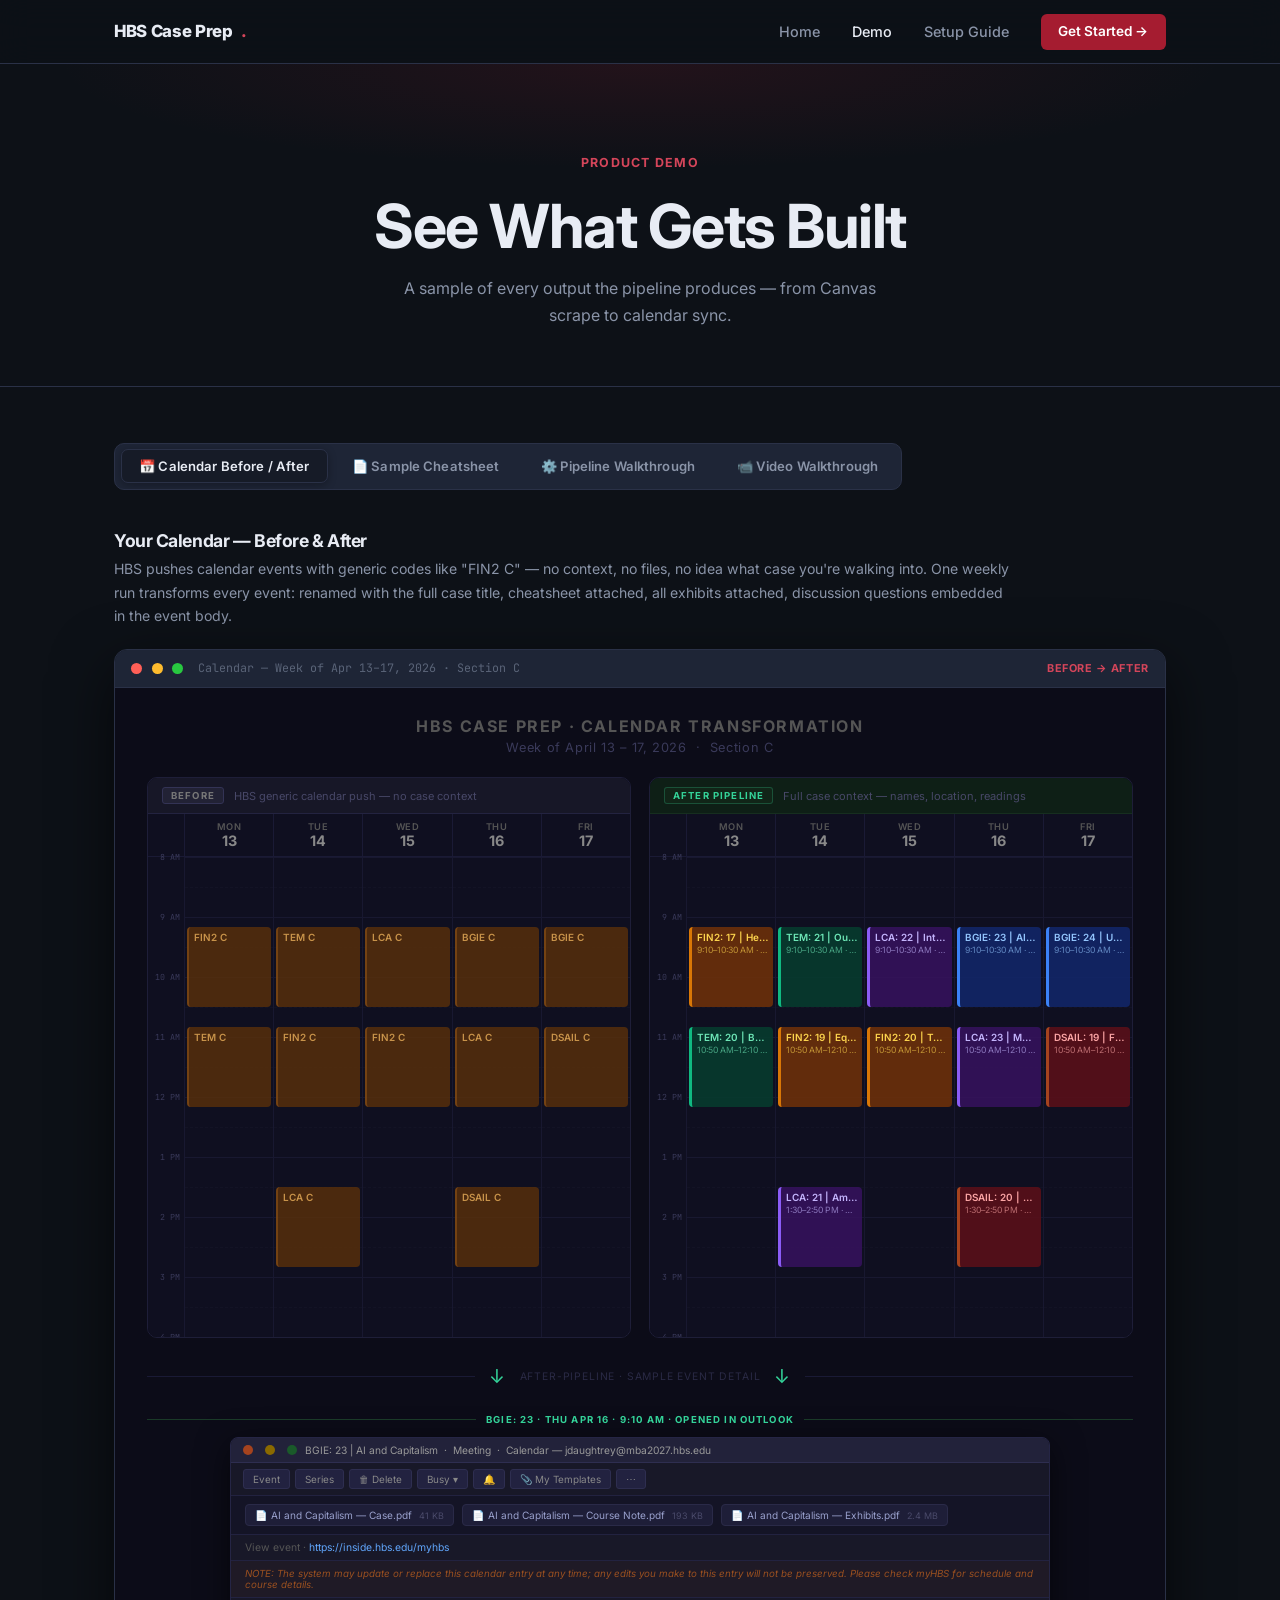
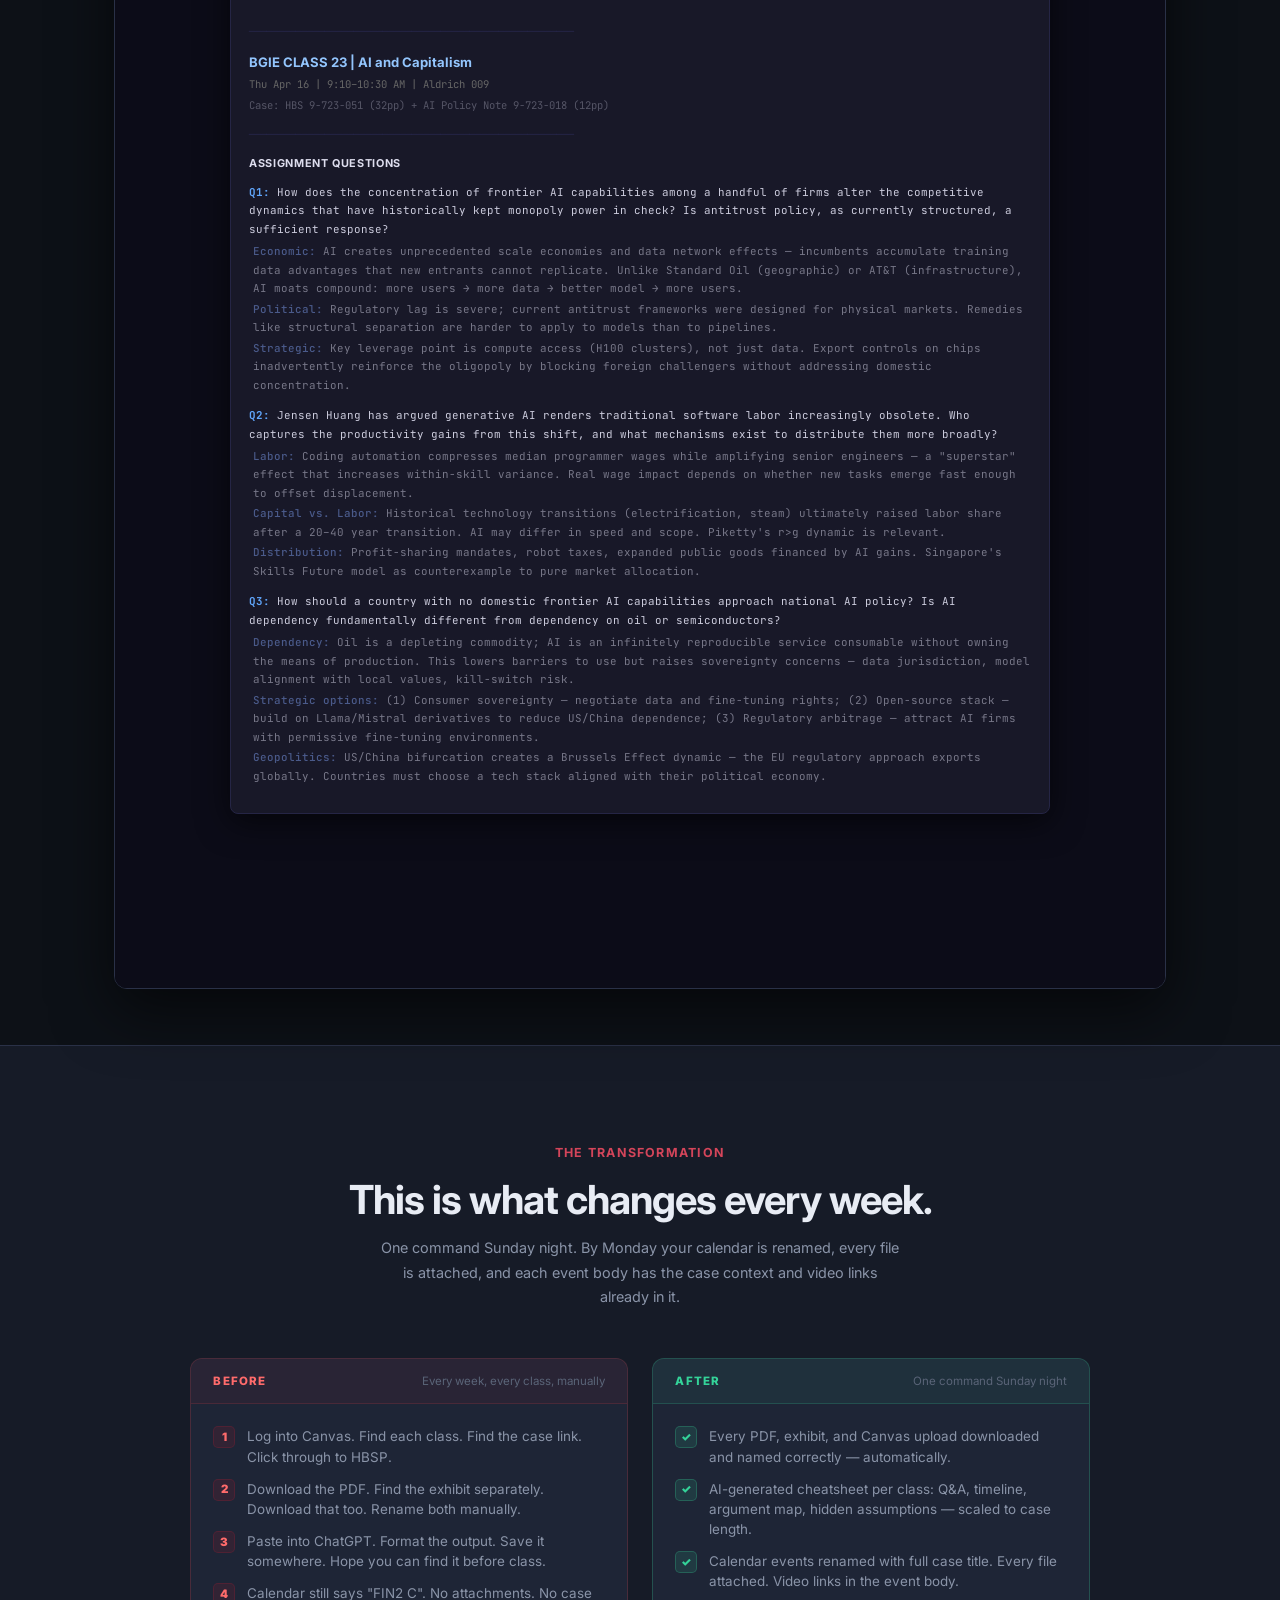
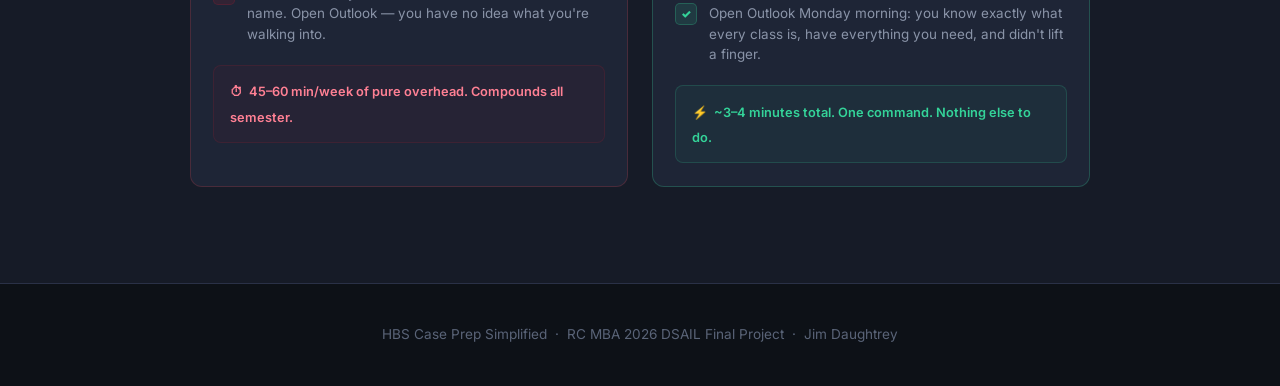
<file: demo.html>
<!DOCTYPE html>
<html lang="en">
<head>
  <meta charset="UTF-8">
  <meta name="viewport" content="width=device-width, initial-scale=1.0">
  <title>Demo — HBS Case Prep Simplified</title>
  <link rel="preconnect" href="https://fonts.googleapis.com">
  <link href="https://fonts.googleapis.com/css2?family=Inter:wght@400;500;600;700;800&family=JetBrains+Mono:wght@400;600&display=swap" rel="stylesheet">
  <link rel="stylesheet" href="style.css">
  <style>
    .demo-header {
      padding: 5.5rem 0 3.5rem;
      text-align: center;
      background: radial-gradient(ellipse 70% 50% at 50% 0%, rgba(165,28,48,.14) 0%, transparent 65%);
      border-bottom: 1px solid var(--border);
    }
    .tab-nav {
      display: flex;
      gap: .4rem;
      margin-bottom: 2.5rem;
      overflow-x: auto;
      padding: .35rem;
      background: var(--bg-3);
      border: 1px solid var(--border);
      border-radius: 10px;
      width: fit-content;
    }
    .tab-btn {
      padding: .5rem 1.1rem;
      border: none;
      background: none;
      color: var(--text-muted);
      font-size: .82rem;
      font-weight: 600;
      cursor: pointer;
      border-radius: 7px;
      white-space: nowrap;
      transition: all .18s;
      font-family: var(--font);
      letter-spacing: .01em;
    }
    .tab-btn:hover  { color: var(--text); background: rgba(255,255,255,.05); }
    .tab-btn.active { color: var(--text); background: var(--bg-2); border: 1px solid var(--border); box-shadow: 0 2px 8px rgba(0,0,0,.3); }
    .tab-panel { display: none; }
    .tab-panel.active { display: block; }

    /* ── Cheatsheet replica ─────────────────────── */
    .doc-window {
      background: #fff;
      border-radius: var(--radius);
      box-shadow: var(--shadow-lg);
      overflow: hidden;
      max-width: 800px;
      margin: 0 auto;
    }
    .doc-titlebar {
      background: #f0f0f0;
      border-bottom: 1px solid #ddd;
      padding: .6rem 1rem;
      display: flex;
      align-items: center;
      gap: .5rem;
      font-size: .78rem;
      color: #555;
    }
    .doc-dot { width: 11px; height: 11px; border-radius: 50%; }
    .doc-body {
      padding: 2.5rem 2.8rem;
      font-family: 'Calibri', 'Segoe UI', sans-serif;
      font-size: .88rem;
      color: #1a1a2e;
      line-height: 1.55;
    }
    .doc-title {
      font-size: 1.3rem;
      font-weight: 700;
      color: #1a1a2e;
      margin-bottom: .15rem;
    }
    .doc-subtitle {
      font-size: .82rem;
      color: #666;
      margin-bottom: 1.2rem;
    }
    .doc-meta {
      width: 100%;
      border-collapse: collapse;
      margin-bottom: 1.4rem;
      font-size: .8rem;
    }
    .doc-meta td {
      padding: .35rem .7rem;
      border: 1px solid #d0d0d0;
    }
    .doc-meta td:first-child {
      font-weight: 700;
      background: #f2f2f2;
      width: 22%;
      color: #333;
    }
    .doc-section {
      background: #A51C30;
      color: #fff;
      padding: .3rem .8rem;
      font-weight: 700;
      font-size: .76rem;
      letter-spacing: .07em;
      text-transform: uppercase;
      margin: 1.1rem 0 .5rem;
      border-radius: 3px;
    }
    .doc-bullets { padding-left: 1.4rem; margin-bottom: .6rem; }
    .doc-bullets li { margin-bottom: .22rem; color: #2a2a2a; font-size: .83rem; }
    .doc-two-col {
      display: grid;
      grid-template-columns: 1fr 1fr;
      gap: .8rem;
      margin-bottom: .6rem;
    }
    .doc-mini-card {
      border: 1px solid #e0e0e0;
      border-radius: 5px;
      padding: .5rem .7rem;
    }
    .doc-mini-card .label { font-weight: 700; font-size: .73rem; color: #555; margin-bottom: .15rem; }
    .doc-mini-card p { font-size: .78rem; color: #333; margin: 0; }
    .doc-qa-q {
      font-weight: 700;
      color: #A51C30;
      font-size: .82rem;
      margin-top: .8rem;
    }
    .doc-qa-a {
      color: #2a2a2a;
      font-size: .82rem;
      padding-left: .7rem;
      border-left: 3px solid #A51C30;
      margin: .3rem 0 .5rem;
    }
    .doc-qa-a ul { margin: .2rem 0 0 1rem; }
    .doc-qa-a li { margin-bottom: .15rem; }
    .doc-timeline {
      display: flex;
      flex-direction: column;
      gap: .4rem;
      margin-bottom: .6rem;
    }
    .doc-tl-row {
      display: flex;
      gap: .8rem;
      font-size: .8rem;
    }
    .doc-tl-date {
      font-weight: 700;
      color: #A51C30;
      flex-shrink: 0;
      width: 70px;
    }
    .doc-tl-text { color: #2a2a2a; }
    table.arg-table {
      width: 100%;
      border-collapse: collapse;
      font-size: .78rem;
      margin-bottom: .6rem;
    }
    table.arg-table th {
      background: #1a1a2e;
      color: #fff;
      padding: .3rem .6rem;
      text-align: left;
      font-weight: 700;
    }
    table.arg-table td {
      border: 1px solid #ddd;
      padding: .3rem .6rem;
      color: #2a2a2a;
      vertical-align: top;
    }
    table.arg-table tr:nth-child(even) td { background: #fafafa; }

    /* ── Pipeline diagram ───────────────────────── */
    .pipeline-diagram {
      max-width: 860px;
      margin: 0 auto;
    }
    .pipe-stage {
      display: grid;
      grid-template-columns: 220px 1fr;
      gap: 1.5rem;
      align-items: start;
      margin-bottom: 1.5rem;
      padding-bottom: 1.5rem;
      border-bottom: 1px solid var(--border);
    }
    .pipe-stage:last-child { border-bottom: none; margin-bottom: 0; }
    .pipe-left {
      display: flex;
      align-items: center;
      gap: .8rem;
    }
    .pipe-num {
      width: 32px; height: 32px;
      border-radius: 50%;
      background: var(--crimson);
      color: #fff;
      font-weight: 800;
      font-size: .85rem;
      display: flex; align-items: center; justify-content: center;
      flex-shrink: 0;
    }
    .pipe-label { font-weight: 700; font-size: .95rem; }
    .pipe-sub { font-size: .77rem; color: var(--text-muted); margin-top: .1rem; }
    .pipe-detail { font-size: .85rem; color: var(--text-muted); line-height: 1.6; }
    .pipe-detail strong { color: var(--text); }
    .pipe-code-inline {
      background: var(--bg-3);
      border: 1px solid var(--border);
      border-radius: 4px;
      padding: .15rem .5rem;
      font-family: var(--mono);
      font-size: .78rem;
      color: #a5d6ff;
    }
    .pipe-outputs {
      display: flex;
      flex-wrap: wrap;
      gap: .4rem;
      margin-top: .5rem;
    }
    .pipe-output-tag {
      display: inline-flex;
      align-items: center;
      gap: .25rem;
      background: var(--bg-3);
      border: 1px solid var(--border);
      border-radius: 4px;
      padding: .2rem .6rem;
      font-size: .74rem;
      color: var(--text-muted);
    }

    /* ── Outlook Calendar Mockup ────────────────────────────────────── */
    .oc-wrapper { max-width: 1000px; margin: 0 auto; }
    .oc-toggle-row {
      display: flex; align-items: center; gap: .8rem;
      margin-bottom: 1.4rem; flex-wrap: wrap;
    }
    .oc-toggle-btn {
      padding: .5rem 1.6rem; border-radius: 8px;
      font-weight: 700; font-size: .82rem; cursor: pointer;
      border: 1.5px solid var(--border); background: var(--bg-3);
      color: var(--text-muted); transition: all .2s;
      font-family: var(--font); letter-spacing: .04em;
      text-transform: uppercase;
    }
    .oc-toggle-btn.active {
      border-color: var(--crimson);
      color: #fff;
      background: linear-gradient(135deg, var(--crimson) 0%, var(--crimson-dark) 100%);
      box-shadow: 0 4px 16px rgba(165,28,48,.35);
    }
    .oc-toggle-hint { font-size: .76rem; color: var(--text-dim); letter-spacing: .02em; }
    .oc-layout {
      display: grid; grid-template-columns: 1fr 300px;
      gap: 1.2rem; align-items: start;
    }
    @media (max-width: 820px) { .oc-layout { grid-template-columns: 1fr; } }
    .oc-cal { background: var(--bg-2); border: 1px solid var(--border); border-radius: var(--radius); overflow: hidden; }
    .oc-app-bar {
      background: var(--bg-3); border-bottom: 1px solid var(--border);
      padding: .55rem 1rem; display: flex; align-items: center; gap: .8rem;
      font-size: .78rem; color: var(--text-muted);
    }
    .oc-app-bar strong { color: var(--text); font-size: .8rem; }
    .oc-app-bar .oc-week-nav { font-size: .72rem; color: var(--text-dim); margin-left: auto; }
    .oc-days-header { display: grid; grid-template-columns: 44px repeat(4, 1fr); border-bottom: 1px solid var(--border); }
    .oc-day-head {
      padding: .45rem .3rem; text-align: center;
      font-size: .7rem; color: var(--text-muted); font-weight: 600;
      border-right: 1px solid rgba(42,49,71,.5);
    }
    .oc-day-head:last-child { border-right: none; }
    .oc-day-head .day-num { font-size: 1.05rem; font-weight: 800; color: var(--text); display: block; line-height: 1; margin-bottom: .1rem; }
    .oc-day-head.today .day-num { color: var(--crimson-light); }
    .oc-body { display: grid; grid-template-columns: 44px repeat(4, 1fr); height: 330px; position: relative; }
    .oc-time-col { border-right: 1px solid rgba(42,49,71,.5); position: relative; }
    .oc-time-lbl { position: absolute; right: 5px; font-size: .6rem; color: var(--text-dim); transform: translateY(-50%); white-space: nowrap; }
    .oc-day-col { border-right: 1px solid rgba(42,49,71,.5); position: relative; }
    .oc-day-col:last-child { border-right: none; }
    .oc-hr-line { position: absolute; left: 0; right: 0; border-top: 1px solid rgba(42,49,71,.25); }
    .oc-event {
      position: absolute; left: 3px; right: 3px;
      border-radius: 4px; padding: 4px 5px;
      font-size: .65rem; font-weight: 700; cursor: pointer;
      transition: all .4s cubic-bezier(.25,.46,.45,.94);
      overflow: hidden; line-height: 1.3;
    }
    .oc-event.fin2  { background: rgba(79,142,247,.18); border-left: 3px solid #4f8ef7; color: #7db3ff; }
    .oc-event.bgie  { background: rgba(167,139,250,.18); border-left: 3px solid #a78bfa; color: #c4aeff; }
    .oc-event.tem   { background: rgba(251,191,36,.15); border-left: 3px solid #fbbf24; color: #fcd34d; }
    .oc-event.dsail { background: rgba(52,211,153,.12); border-left: 3px solid #34d399; color: #6ee7b7; }
    .oc-event.selected { outline: 2px solid rgba(255,255,255,.6); outline-offset: 1px; z-index: 5; }
    .oc-event .ev-time { font-weight: 400; opacity: .7; font-size: .62rem; display: block; }
    .oc-state-before .ev-title-after, .oc-state-before .detail-after { display: none !important; }
    .oc-state-after  .ev-title-before, .oc-state-after  .detail-before { display: none !important; }
    .oc-state-after .oc-event.fin2  { background: rgba(79,142,247,.28); }
    .oc-state-after .oc-event.bgie  { background: rgba(167,139,250,.28); }
    .oc-state-after .oc-event.tem   { background: rgba(251,191,36,.22); }
    .oc-state-after .oc-event.dsail { background: rgba(52,211,153,.22); }
    .oc-state-before .ev-title-before { opacity: .6; }
    .oc-detail { background: var(--bg-2); border: 1px solid var(--border); border-radius: var(--radius); overflow: hidden; }
    .oc-detail-bar { background: var(--bg-3); border-bottom: 1px solid var(--border); padding: .55rem 1rem; font-size: .72rem; color: var(--text-muted); }
    .oc-detail-body { padding: 1rem 1.1rem; }
    .od-title-before { font-size: 1rem; font-weight: 700; color: var(--text-dim); margin-bottom: .75rem; line-height: 1.3; }
    .od-row { display: flex; gap: .5rem; margin-bottom: .5rem; font-size: .79rem; align-items: flex-start; }
    .od-icon { flex-shrink: 0; font-size: .82rem; }
    .od-text { color: var(--text-muted); }
    .od-empty-body { background: var(--bg-3); border: 1px dashed var(--border); border-radius: 6px; padding: .65rem .8rem; font-size: .76rem; color: var(--text-dim); font-style: italic; margin-top: .8rem; text-align: center; }
    .od-no-attach { font-size: .76rem; color: var(--text-dim); margin-top: .6rem; font-style: italic; }
    .od-title-after { font-size: .95rem; font-weight: 700; color: var(--text); margin-bottom: .75rem; line-height: 1.3; }
    .od-video-block { background: #0d1117; border: 1px solid var(--border); border-radius: 6px; padding: .65rem .8rem; font-family: var(--mono); font-size: .69rem; color: #58a6ff; margin-top: .75rem; line-height: 1.7; }
    .od-attachments { margin-top: .75rem; display: flex; flex-direction: column; gap: .35rem; }
    .od-attach { display: flex; align-items: center; gap: .5rem; font-size: .76rem; color: var(--text-muted); background: var(--bg-3); border: 1px solid var(--border); border-radius: 5px; padding: .35rem .65rem; }
    .od-attach .oa-icon { font-size: .85rem; }

    /* ── Video placeholder ──────────────────────── */
    .video-placeholder {
      background: var(--bg-2);
      border: 2px dashed var(--border);
      border-radius: var(--radius);
      padding: 4rem 2rem;
      text-align: center;
      max-width: 720px;
      margin: 0 auto;
    }
    .video-play-btn {
      width: 72px; height: 72px;
      border-radius: 50%;
      background: var(--crimson);
      display: flex; align-items: center; justify-content: center;
      margin: 0 auto 1.5rem;
      font-size: 1.8rem;
      cursor: not-allowed;
      opacity: .7;
    }
    .video-timeline {
      display: flex;
      gap: .5rem;
      justify-content: center;
      flex-wrap: wrap;
      margin-top: 1.5rem;
    }
    .video-chapter {
      display: flex;
      align-items: center;
      gap: .4rem;
      background: var(--bg-3);
      border: 1px solid var(--border);
      border-radius: 6px;
      padding: .35rem .8rem;
      font-size: .78rem;
    }
    .video-chapter .ts { color: var(--accent-blue); font-family: var(--mono); font-weight: 700; }
  </style>
</head>
<body>

<nav>
  <div class="nav-inner">
    <a href="index.html" class="nav-logo">HBS Case Prep<span class="dot">.</span></a>
    <div class="nav-links">
      <a href="index.html">Home</a>
      <a href="demo.html" class="active">Demo</a>
      <a href="setup.html">Setup Guide</a>
      <a href="setup.html" class="nav-cta">Get Started →</a>
    </div>
  </div>
</nav>

<!-- ── Demo header ───────────────────────────────────────────────── -->
<section class="demo-header">
  <div class="container">
    <p class="section-label mb-2">Product Demo</p>
    <h1 style="margin-bottom:.8rem;">See What Gets Built</h1>
    <p class="text-muted" style="max-width:520px; margin: 0 auto;">
      A sample of every output the pipeline produces — from Canvas scrape to calendar sync.
    </p>
  </div>
</section>

<!-- ── Tab navigation ────────────────────────────────────────────── -->
<section class="section-sm">
  <div class="container">
    <div class="tab-nav">
      <button class="tab-btn active" onclick="showTab('calendar', this)">📅 Calendar Before / After</button>
      <button class="tab-btn" onclick="showTab('cheatsheet', this)">📄 Sample Cheatsheet</button>
      <button class="tab-btn" onclick="showTab('pipeline', this)">⚙️ Pipeline Walkthrough</button>
      <button class="tab-btn" onclick="showTab('video', this)">📹 Video Walkthrough</button>
    </div>

    <!-- ── Tab 1: Cheatsheet ──────────────────────────────────────── -->
    <div id="tab-cheatsheet" class="tab-panel">
      <div style="text-align:center; margin-bottom: 2rem;">
        <span class="badge badge-green" style="margin-right:.5rem;">24-page case</span>
        <span class="badge badge-blue">BGIE · Class 26</span>
        <span style="color:var(--text-dim); font-size:.8rem; margin-left:.8rem;">~1,600 words · 4 pages · intermediate depth</span>
      </div>

      <div class="doc-window">
        <div class="doc-titlebar">
          <div class="doc-dot" style="background:#ff5f57"></div>
          <div class="doc-dot" style="background:#febc2e"></div>
          <div class="doc-dot" style="background:#28c840"></div>
          <span style="margin-left:.5rem;">26 BGIE Taiwan and the Global Semiconductor Industry Case Analysis Cheatsheet.docx</span>
        </div>
        <div class="doc-body">
          <div class="doc-title">Taiwan and the Global Semiconductor Industry</div>
          <div class="doc-subtitle">BGIE · Class 26 · Thursday, April 23, 2026 · 1:00 PM – 2:20 PM</div>

          <table class="doc-meta">
            <tr><td>Course</td><td>BGIE — Business, Government &amp; the International Economy</td></tr>
            <tr><td>Case</td><td>Taiwan and the Global Semiconductor Industry (HBS 9-722-032)</td></tr>
            <tr><td>Key Actors</td><td>TSMC (Morris Chang), U.S. CHIPS Act, Chinese semiconductor policy, Samsung</td></tr>
            <tr><td>Scale</td><td>~$600B global semiconductor market; TSMC controls ~54% of foundry revenue</td></tr>
            <tr><td>Core Tension</td><td>Economic interdependence vs. national security; globalization vs. strategic autonomy</td></tr>
          </table>

          <div class="doc-section">Executive Summary</div>
          <ul class="doc-bullets">
            <li>Taiwan's semiconductor dominance — particularly TSMC's monopoly on leading-edge logic chips — is the product of deliberate industrial policy, geographic concentration of talent, and decades of compounding technical investment, not accident.</li>
            <li>The U.S., China, and EU are all pursuing domestic semiconductor self-sufficiency simultaneously, but foundry-grade fabs take 5–10 years and $20–40B each to build, making rapid decoupling economically irrational and physically impossible in the short run.</li>
            <li>Taiwan's semiconductor industry functions simultaneously as a "silicon shield" (deterrence via mutual dependence) and a strategic vulnerability (single point of failure for the global tech economy if conflict disrupts production).</li>
            <li>The deglobalization risk is real but asymmetric: countries can nationalize the design layer (fabless) far more quickly than the manufacturing layer (fab), meaning partial decoupling is already underway even as full decoupling remains a generation away.</li>
          </ul>

          <div class="doc-section">Key Timeline</div>
          <div class="doc-timeline">
            <div class="doc-tl-row"><span class="doc-tl-date">1973</span><span class="doc-tl-text">Taiwan government establishes ITRI; begins deliberate semiconductor industrial policy.</span></div>
            <div class="doc-tl-row"><span class="doc-tl-date">1987</span><span class="doc-tl-text">Morris Chang founds TSMC — first pure-play foundry. Invents the fabless/foundry model.</span></div>
            <div class="doc-tl-row"><span class="doc-tl-date">2015–20</span><span class="doc-tl-text">China's "Made in China 2025" targets semiconductor self-sufficiency; $150B+ state funding committed.</span></div>
            <div class="doc-tl-row"><span class="doc-tl-date">2020–22</span><span class="doc-tl-text">Global chip shortage exposes supply chain fragility. U.S. restricts Huawei access to TSMC fabrication.</span></div>
            <div class="doc-tl-row"><span class="doc-tl-date">2022</span><span class="doc-tl-text">U.S. CHIPS Act passes ($52B); sweeping export controls block advanced chips and equipment to China.</span></div>
            <div class="doc-tl-row"><span class="doc-tl-date">2024–26</span><span class="doc-tl-text">TSMC Arizona fabs face cost overruns and talent gaps. China continues domestic investment despite lagging 2–3 nodes.</span></div>
          </div>

          <div class="doc-section">Argument Landscape</div>
          <table class="arg-table">
            <thead><tr><th>Position</th><th>Supporting Evidence</th><th>Counterargument</th></tr></thead>
            <tbody>
              <tr>
                <td><strong>Semiconductor industry is source of protection ("silicon shield")</strong></td>
                <td>Global tech economy depends on uninterrupted TSMC production; conflict would devastate both aggressor and global markets; mutual dependence deters escalation</td>
                <td>Shield only works if all parties are rational economic actors; military/ideological goals can override economic cost; shield did not deter Russia in Ukraine despite economic interdependence</td>
              </tr>
              <tr>
                <td><strong>Concentration is a vulnerability, not a shield</strong></td>
                <td>Single Hualien earthquake could disrupt 20%+ of global chip supply; no country has contingency for TSMC loss; coercion short of invasion is possible</td>
                <td>Diversification takes decades and $100B+; TSMC's own complexity is partially protective — fabs can't be replicated quickly even if physically seized</td>
              </tr>
              <tr>
                <td><strong>Deglobalization is already underway and irreversible</strong></td>
                <td>CHIPS Act, EU Chips Act, India subsidies, Japan-TSMC deals all signal strategic fragmentation; export controls now structurally bifurcate the ecosystem</td>
                <td>Economic logic of specialization is too strong; "friend-shoring" is still globalization; final chip products still flow globally even if fabs diversify</td>
              </tr>
            </tbody>
          </table>

          <div class="doc-section">Q&amp;A — Canvas Questions</div>

          <div class="doc-qa-q">Q1. Assess the effects of government policies on the development of the semiconductor industry in the United States, Taiwan, and China.</div>
          <div class="doc-qa-a">
            <ul>
              <li><strong>Taiwan:</strong> ITRI-led industrial policy in the 1970s–80s seeded talent and IP; government subsidized land, utilities, and R&amp;D; export-oriented strategy forced TSMC to compete globally, driving efficiency. Result: concentrated dominance at leading edge.</li>
              <li><strong>United States:</strong> Cold War-era defense spending built the foundational semiconductor industry (Bell Labs, Intel). Post-1990s, market-driven model allowed manufacturing to offshore while fabless design thrived. CHIPS Act (2022) represents belated industrial policy reversal — $52B in subsidies, but culture, talent, and cost structures still disadvantage U.S. fabs vs. Taiwan.</li>
              <li><strong>China:</strong> $150B+ committed via "Big Fund" and provincial subsidies. Result: significant progress in mature nodes (28nm+) and memory (YMTC), but export controls cut off EUV lithography access, blocking the path to leading-edge logic below 7nm. State subsidies have produced quantity, not quality at the frontier.</li>
              <li><strong>Takeaway:</strong> Industrial policy works when it builds on comparative advantage (Taiwan) or addresses genuine market failures (early U.S. defense R&amp;D). It struggles when it tries to compress decades of learning curves with capital alone (China at leading edge).</li>
            </ul>
          </div>

          <div class="doc-qa-q">Q2. How should Taiwan navigate the rise of Sino-American tensions? Is its semiconductor industry a source of protection or vulnerability?</div>
          <div class="doc-qa-a">
            <ul>
              <li><strong>Both simultaneously:</strong> The industry is a shield against full-scale invasion (global economic devastation would follow) but a vulnerability to coercion, blockade, or targeted strikes that stop short of invasion.</li>
              <li><strong>Taiwan's strategic options:</strong> (1) Deepen the shield — keep most advanced production on-island to maintain deterrence value. (2) Internationalize selectively — TSMC Arizona/Japan plants signal alliance value without fully surrendering the shield. (3) Accelerate indigenous defense — semiconductor revenues fund military modernization.</li>
              <li><strong>The key risk:</strong> If TSMC disperses production too aggressively, Taiwan loses its unique strategic asset. If it concentrates entirely, it remains a single point of failure that invites coercion. The optimal strategy is calibrated internationalization that preserves leading-edge concentration in Taiwan while building goodwill via overseas investment.</li>
            </ul>
          </div>

          <div class="doc-qa-q">Q3. Does competition over Taiwan and semiconductors augur deglobalization? What consequences might follow?</div>
          <div class="doc-qa-a">
            <ul>
              <li><strong>Partial deglobalization is already locked in:</strong> Export controls, CHIPS Act, and allied coordination have structurally bifurcated the ecosystem. A fully unified global semiconductor supply chain is no longer politically achievable in the near term.</li>
              <li><strong>Consequences of deglobalization:</strong> (1) Higher chip costs — redundant fabs raise average cost per wafer significantly, passed through to consumer electronics, autos, and industrial goods. (2) Slower innovation — fragmented ecosystems lose cross-pollination effects. (3) Geopolitical alignment pressure — every country's semiconductor strategy signals alliance posture. (4) Emerging market exclusion — countries without fab subsidies risk becoming technology deserts.</li>
              <li><strong>The floor:</strong> Full decoupling is economically irrational; the more likely outcome is partial bifurcation at the leading edge (U.S./allied vs. China) with continued integration at mature nodes and chip design — a world of "managed interdependence" rather than clean decoupling.</li>
            </ul>
          </div>

          <div class="doc-section">Hidden Assumptions &amp; Risks</div>
          <div class="doc-two-col">
            <div class="doc-mini-card">
              <div class="label">Key Assumption</div>
              <p>The "silicon shield" assumes rational economic deterrence. If China decides Taiwan reunification is worth the economic cost, the deterrence logic collapses — as Russia demonstrated that interdependence doesn't prevent conflict.</p>
            </div>
            <div class="doc-mini-card">
              <div class="label">Hidden Risk</div>
              <p>TSMC's moat is not just equipment — it's 35 years of tacit process knowledge embedded in its workforce. Even a perfectly equipped competitor fab would take a decade to replicate TSMC's yield rates. This is systematically underweighted in policy discussions.</p>
            </div>
          </div>
        </div>
      </div>

      <div style="text-align:center; margin-top:2rem;">
        <span class="badge badge-crimson">This is a simulated output for demo purposes</span>
        <p class="text-muted mt-2" style="font-size:.82rem;">Real cheatsheets are generated from the actual case PDF using the Anthropic API. Content and length scale dynamically per case.</p>
      </div>
    </div>

    <!-- ── Tab 2: Pipeline Walkthrough ──────────────────────────── -->
    <div id="tab-pipeline" class="tab-panel">
      <div class="pipeline-diagram">

        <div class="pipe-stage">
          <div class="pipe-left">
            <div class="pipe-num">1</div>
            <div>
              <div class="pipe-label">Canvas Scrape</div>
              <div class="pipe-sub"><span class="pipe-code-inline">canvas_scraper.py</span></div>
            </div>
          </div>
          <div class="pipe-detail">
            The sandbox environment that runs the pipeline cannot reach <code>hbs.instructure.com</code> directly — outbound requests are blocked at the proxy layer. The workaround: <strong>browser-side JavaScript</strong> (<span class="pipe-code-inline">fetch_canvas_assignments.js</span>) runs inside the user's active HBS browser session, calls the Canvas REST API at <code>hbs.instructure.com/api/v1/courses/{id}/assignments</code> using the user's stored token, and returns structured JSON. That JSON is written to <span class="pipe-code-inline">canvas_assignments_cache.json</span> on disk. <strong>canvas_scraper.py</strong> detects the proxy block automatically and falls back to the cache — no manual intervention needed. The cache contains per-course assignment metadata, due dates, and the assignment questions extracted from Canvas.
            <div style="margin: .75rem 0; padding: .6rem .9rem; background: rgba(251,191,36,.07); border: 1px solid rgba(251,191,36,.25); border-radius: 6px; font-size: .8rem; color: #fcd34d;">
              ⚠️ <strong>Current limitation:</strong> This two-step fetch (browser → cache → Python) adds a manual trigger. An enterprise deployment with direct server-to-Canvas API access would eliminate it — Canvas already exposes a fully documented REST API at the institution level.
            </div>
            <div class="pipe-outputs">
              <span class="pipe-output-tag">📋 CLASS_ENTRY dicts</span>
              <span class="pipe-output-tag">❓ Assignment questions</span>
              <span class="pipe-output-tag">🔗 File URLs (all types)</span>
              <span class="pipe-output-tag">💾 canvas_assignments_cache.json</span>
            </div>
          </div>
        </div>

        <div class="pipe-stage">
          <div class="pipe-left">
            <div class="pipe-num">2</div>
            <div>
              <div class="pipe-label">File Download</div>
              <div class="pipe-sub"><span class="pipe-code-inline">hbsp_downloader.py</span></div>
            </div>
          </div>
          <div class="pipe-detail">
            Routes each file by type: <strong>HBSP links</strong> → Playwright browser navigates through Canvas LTI handshake, intercepts the file response at the network layer, and saves bytes directly (no click-based download dialogs). <strong>Canvas-native files</strong> → injects session cookies from saved auth into a direct HTTP request. <strong>External links</strong> → plain authenticated GET with Content-Type detection. All files are renamed from magic bytes (not filename extension), so a "file.unknown" downloaded as a ZIP of XML becomes "file.xlsx" automatically.
            <div class="pipe-outputs">
              <span class="pipe-output-tag">📕 Case PDFs</span>
              <span class="pipe-output-tag">📊 Excel exhibits (.xlsx)</span>
              <span class="pipe-output-tag">📂 Canvas uploads (any type)</span>
              <span class="pipe-output-tag">📹 Video URLs (noted, not downloaded)</span>
            </div>
          </div>
        </div>

        <div class="pipe-stage">
          <div class="pipe-left">
            <div class="pipe-num">3</div>
            <div>
              <div class="pipe-label">AI Analysis</div>
              <div class="pipe-sub"><span class="pipe-code-inline">ai_case_analyzer.py</span></div>
            </div>
          </div>
          <div class="pipe-detail">
            Extracts all text from case PDFs via <strong>pdfplumber</strong>, counts pages to determine output length target. Sends the full case text + assignment questions to <strong>claude-sonnet-4-6</strong> with a structured JSON schema prompt. The model returns a structured analysis object with sections: executive summary, timeline, key actors, argument framework, risks, hidden assumptions, and per-question Q&amp;A. Output word count scales proportionally: 4-page case → ~500 words, 22-page case → ~1,800 words, hard cap at 2,000 words.
            <div class="pipe-outputs">
              <span class="pipe-output-tag">🧠 Structured JSON analysis</span>
              <span class="pipe-output-tag">📏 Length-calibrated output</span>
              <span class="pipe-output-tag">❓ Per-question answers</span>
            </div>
          </div>
        </div>

        <div class="pipe-stage">
          <div class="pipe-left">
            <div class="pipe-num">4</div>
            <div>
              <div class="pipe-label">Cheatsheet Builder</div>
              <div class="pipe-sub"><span class="pipe-code-inline">gen_cheatsheets_v2.py</span></div>
            </div>
          </div>
          <div class="pipe-detail">
            Converts the JSON analysis into a formatted <strong>.docx</strong> using python-docx. Each section type renders differently: metadata as a styled table, executive summary as bullets, timeline as date-keyed rows, argument landscape as a 3-column comparison table, Q&amp;A answers as labeled blocks with course-color accents. File is named with the canonical convention: <code>{class_num} {COURSE} {Case Name} Case Analysis Cheatsheet.docx</code> and saved directly to the course folder in OneDrive.
            <div class="pipe-outputs">
              <span class="pipe-output-tag">📄 .docx cheatsheet</span>
              <span class="pipe-output-tag">📁 Saved to OneDrive course folder</span>
            </div>
          </div>
        </div>

        <div class="pipe-stage">
          <div class="pipe-left">
            <div class="pipe-num">5</div>
            <div>
              <div class="pipe-label">Outlook Sync</div>
              <div class="pipe-sub"><span class="pipe-code-inline">outlook_sync.py</span></div>
            </div>
          </div>
          <div class="pipe-detail">
            The technical design is complete: identify each HBS push event (e.g. "FIN2 C") by course code and date, then issue a <strong>Graph API PATCH</strong> to rename the subject to <code>{num} {COURSE} {Case Name}</code>, attach the cheatsheet and all downloaded files, and embed video links in the event body. The pipeline code is built. The API calls are tested.
            <div style="margin: .75rem 0; padding: .65rem .9rem; background: rgba(165,28,48,.08); border: 1px solid rgba(165,28,48,.3); border-radius: 6px; font-size: .8rem; color: #ff8094; line-height: 1.6;">
              🚫 <strong>Blocked — HBS IT has not granted Microsoft Graph API access to individual students.</strong> The <code>Calendars.ReadWrite</code> scope required to modify Outlook calendar events can only be authorized by an administrator with delegated authority over the tenant. Individual students cannot self-authorize. Without it, this step cannot run automatically.
            </div>
            <div style="margin: .75rem 0; padding: .75rem 1rem; background: rgba(52,211,153,.06); border: 1px solid rgba(52,211,153,.22); border-radius: 6px; font-size: .82rem; color: var(--text-muted); line-height: 1.65;">
              <div style="font-weight: 700; color: #34d399; margin-bottom: .4rem; font-size: .8rem; letter-spacing: .04em; text-transform: uppercase;">Enterprise Opportunity</div>
              This is the gap between a student workaround and a school-wide solution. If HBS IT issued a service account with <code>Calendars.ReadWrite</code> Graph API authority, this pipeline could run automatically for <em>every enrolled student</em> — no individual setup required. Every class, every week: calendar events renamed with full case context in the body of the calendar event (situation, classroom discussions, links to pre-class polls, etc.) files attached (case, exhibits, course notes, etc), video links embedded. HBS already pushes generic calendar events to students; the infrastructure is there. <strong>One IT decision turns a personal productivity tool into an institutional one</strong> — and fixes what is, frankly, a poorly integrated platform that forces students to manually reconstruct context that the school's own systems already contain.
            </div>
            <div class="pipe-outputs">
              <span class="pipe-output-tag" style="opacity:.5;">📅 Event renamed (blocked)</span>
              <span class="pipe-output-tag" style="opacity:.5;">📎 All files attached (blocked)</span>
              <span class="pipe-output-tag" style="opacity:.5;">📹 Video links in body (blocked)</span>
              <span class="pipe-output-tag" style="border-color:rgba(52,211,153,.4); color:#34d399;">🏛️ Enterprise-ready if IT approves</span>
            </div>
          </div>
        </div>

      </div>
    </div>

    <!-- ── Tab 3: Video ──────────────────────────────────────────── -->
    <div id="tab-video" class="tab-panel">
      <div class="video-placeholder">
        <div class="video-play-btn">▶</div>
        <h3 style="margin-bottom:.6rem; color: var(--text);">Full Walkthrough — Coming Soon</h3>
        <p class="text-muted" style="max-width:460px; margin: 0 auto 1rem;">
          A screen recording of the complete pipeline running live — Canvas scrape through Outlook sync —
          will be posted here. Estimated length: 8–10 minutes.
        </p>
        <p style="color: var(--text-dim); font-size:.82rem;">
          In the meantime, the Setup Guide walks through every step manually with copy-paste commands.
        </p>
        <div class="video-timeline">
          <div class="video-chapter"><span class="ts">0:00</span><span>Intro &amp; problem overview</span></div>
          <div class="video-chapter"><span class="ts">1:30</span><span>Canvas token setup</span></div>
          <div class="video-chapter"><span class="ts">2:45</span><span>HBSP auth session</span></div>
          <div class="video-chapter"><span class="ts">4:00</span><span>First run — weekly_prep.py</span></div>
          <div class="video-chapter"><span class="ts">5:30</span><span>Cheatsheet output review</span></div>
          <div class="video-chapter"><span class="ts">7:00</span><span>Outlook calendar result</span></div>
        </div>
        <div style="margin-top:2rem;">
          <a href="setup.html" class="btn btn-primary">Read the Setup Guide Instead →</a>
        </div>
      </div>
    </div>

    <!-- ── Tab 4: Calendar Before/After ────────────────────────────── -->
    <div id="tab-calendar" class="tab-panel active">
      <div style="margin-bottom:1.4rem; max-width:900px;">
        <h3 style="margin-bottom:.4rem; font-size:1.1rem;">Your Calendar — Before &amp; After</h3>
        <p style="color:var(--text-muted); font-size:.88rem; line-height:1.65;">
          HBS pushes calendar events with generic codes like "FIN2 C" — no context, no files, no idea what case you're walking into.
          One weekly run transforms every event: renamed with the full case title, cheatsheet attached, all exhibits attached, discussion questions embedded in the event body.
        </p>
      </div>
      <div style="position:relative; border-radius:13px; overflow:hidden; border:1px solid var(--border); box-shadow:0 20px 60px rgba(0,0,0,.6);">
        <div style="background:var(--bg-3); padding:.55rem 1rem; display:flex; align-items:center; gap:.6rem; border-bottom:1px solid var(--border);">
          <div style="width:11px;height:11px;border-radius:50%;background:#ff5f57;"></div>
          <div style="width:11px;height:11px;border-radius:50%;background:#febc2e;"></div>
          <div style="width:11px;height:11px;border-radius:50%;background:#28c840;"></div>
          <span style="font-size:.73rem; color:var(--text-dim); margin-left:.3rem; font-family:var(--mono);">Calendar — Week of Apr 13–17, 2026 · Section C</span>
          <span style="margin-left:auto; font-size:.68rem; color:var(--crimson-light); font-weight:700; letter-spacing:.06em; text-transform:uppercase;">BEFORE → AFTER</span>
        </div>
        <iframe src="calendar-before-after.html"
                style="width:100%; height:1900px; display:block; border:none; background:#0c0c18;"
                scrolling="auto"
                title="Calendar before and after the pipeline runs"></iframe>
      </div>
      <div style="display:none;">

        <div class="oc-toggle-row">
          <button class="oc-toggle-btn active" id="btn-before" onclick="setCalState('before')">← BEFORE</button>
          <button class="oc-toggle-btn" id="btn-after" onclick="setCalState('after')">AFTER →</button>
          <span class="oc-toggle-hint">Toggle to see what the pipeline does to your calendar</span>
        </div>

        <div class="oc-layout">
          <!-- Calendar grid -->
          <div class="oc-cal">
            <div class="oc-app-bar">
              <span>📅</span>
              <strong>Microsoft Outlook — Calendar</strong>
              <span class="oc-week-nav">◀ &nbsp; Apr 14 – 20, 2026 &nbsp; ▶</span>
            </div>
            <!-- Day headers -->
            <div class="oc-days-header">
              <div class="oc-day-head" style="border-right:1px solid rgba(42,49,71,.5)"></div>
              <div class="oc-day-head"><span class="day-num">14</span>MON</div>
              <div class="oc-day-head today"><span class="day-num">15</span>TUE</div>
              <div class="oc-day-head"><span class="day-num">16</span>WED</div>
              <div class="oc-day-head"><span class="day-num">17</span>THU</div>
            </div>
            <!-- Grid body: 9am–3pm = 6h = 360px, but we'll use 330px (5.5h to 2:30) -->
            <div class="oc-body">
              <!-- Time column -->
              <div class="oc-time-col">
                <span class="oc-time-lbl" style="top:0">9 AM</span>
                <span class="oc-time-lbl" style="top:60px">10 AM</span>
                <span class="oc-time-lbl" style="top:120px">11 AM</span>
                <span class="oc-time-lbl" style="top:180px">12 PM</span>
                <span class="oc-time-lbl" style="top:240px">1 PM</span>
                <span class="oc-time-lbl" style="top:300px">2 PM</span>
              </div>
              <!-- Mon: no classes -->
              <div class="oc-day-col">
                <div class="oc-hr-line" style="top:0"></div>
                <div class="oc-hr-line" style="top:60px"></div>
                <div class="oc-hr-line" style="top:120px"></div>
                <div class="oc-hr-line" style="top:180px"></div>
                <div class="oc-hr-line" style="top:240px"></div>
                <div class="oc-hr-line" style="top:300px"></div>
              </div>
              <!-- Tue: FIN2 10:40-12:00, BGIE 1:00-2:20 -->
              <div class="oc-day-col">
                <div class="oc-hr-line" style="top:0"></div>
                <div class="oc-hr-line" style="top:60px"></div>
                <div class="oc-hr-line" style="top:120px"></div>
                <div class="oc-hr-line" style="top:180px"></div>
                <div class="oc-hr-line" style="top:240px"></div>
                <div class="oc-hr-line" style="top:300px"></div>
                <!-- FIN2: 10:40 = +100min from 9am = top:100px; 12:00 = 180min → height:80px -->
                <div class="oc-event fin2 selected" style="top:100px; height:78px" onclick="selectEvent('fin2-tue')">
                  <span class="ev-title-before">FIN2 C</span>
                  <span class="ev-title-after">20 FIN2 Turnaround at Mattel Day 1</span>
                  <span class="ev-time">10:40 – 12:00 PM</span>
                </div>
                <!-- BGIE: 1:00pm = +240min = top:240px; 2:20 = 320min → height:80px -->
                <div class="oc-event bgie" style="top:240px; height:78px" onclick="selectEvent('bgie-tue')">
                  <span class="ev-title-before">BGIE C</span>
                  <span class="ev-title-after">23 BGIE Kuwait Finance House Crisis</span>
                  <span class="ev-time">1:00 – 2:20 PM</span>
                </div>
              </div>
              <!-- Wed: FIN2 10:40-12:00, DSAIL 6pm (note separately) -->
              <div class="oc-day-col">
                <div class="oc-hr-line" style="top:0"></div>
                <div class="oc-hr-line" style="top:60px"></div>
                <div class="oc-hr-line" style="top:120px"></div>
                <div class="oc-hr-line" style="top:180px"></div>
                <div class="oc-hr-line" style="top:240px"></div>
                <div class="oc-hr-line" style="top:300px"></div>
                <div class="oc-event fin2" style="top:100px; height:78px" onclick="selectEvent('fin2-wed')">
                  <span class="ev-title-before">FIN2 C</span>
                  <span class="ev-title-after">21 FIN2 Turnaround at Mattel Day 2</span>
                  <span class="ev-time">10:40 – 12:00 PM</span>
                </div>
                <div class="oc-event dsail" style="top:240px; height:52px; font-size:.6rem" onclick="selectEvent('dsail-wed')">
                  <span class="ev-title-before">DSAIL C</span>
                  <span class="ev-title-after">20 DSAIL AI in Healthcare</span>
                  <span class="ev-time">+eve: 6–7:20 PM</span>
                </div>
              </div>
              <!-- Thu: BGIE 10:40-12:00, TEM 1:00-2:20 -->
              <div class="oc-day-col">
                <div class="oc-hr-line" style="top:0"></div>
                <div class="oc-hr-line" style="top:60px"></div>
                <div class="oc-hr-line" style="top:120px"></div>
                <div class="oc-hr-line" style="top:180px"></div>
                <div class="oc-hr-line" style="top:240px"></div>
                <div class="oc-hr-line" style="top:300px"></div>
                <div class="oc-event bgie" style="top:100px; height:78px" onclick="selectEvent('bgie-thu')">
                  <span class="ev-title-before">BGIE C</span>
                  <span class="ev-title-after">24 BGIE Poland Energy Transition</span>
                  <span class="ev-time">10:40 – 12:00 PM</span>
                </div>
                <div class="oc-event tem" style="top:240px; height:78px" onclick="selectEvent('tem-thu')">
                  <span class="ev-title-before">TEM C</span>
                  <span class="ev-title-after">18 TEM Scaling Renewable Energy</span>
                  <span class="ev-time">1:00 – 2:20 PM</span>
                </div>
              </div>
            </div>
          </div>

          <!-- Detail panel -->
          <div class="oc-detail">
            <div class="oc-detail-bar">📋 Event Detail — click any event</div>
            <div class="oc-detail-body" id="detail-body">
              <!-- Before state content -->
              <div class="detail-before">
                <div class="od-title-before" id="od-title-before">FIN2 C</div>
                <div class="od-row"><span class="od-icon">🕐</span><span class="od-text">Tue, Apr 15 · 10:40 AM – 12:00 PM</span></div>
                <div class="od-row"><span class="od-icon">📍</span><span class="od-text">Aldrich 109</span></div>
                <div class="od-row"><span class="od-icon">👤</span><span class="od-text">Organized by HBS Registrar</span></div>
                <div class="od-empty-body">No body text. No description. Nothing.</div>
                <div class="od-no-attach">📎 No attachments</div>
              </div>
              <!-- After state content -->
              <div class="detail-after">
                <div class="od-title-after" id="od-title-after">20 FIN2 Turnaround at Mattel Day 1</div>
                <div class="od-row"><span class="od-icon">🕐</span><span class="od-text">Tue, Apr 15 · 10:40 AM – 12:00 PM</span></div>
                <div class="od-row"><span class="od-icon">📍</span><span class="od-text">Aldrich 109</span></div>
                <div class="od-row"><span class="od-icon">👤</span><span class="od-text">Organized by HBS Registrar</span></div>
                <div class="od-video-block" id="od-video-block">── VIDEO LINKS ──────────────────<br>
  Class 20 Prep: https://panopto.hbs.edu/Panopto/Pages/Viewer.aspx?id=fin2-c20<br>
────────────────────────────────</div>
                <div class="od-attachments" id="od-attachments">
                  <div class="od-attach"><span class="oa-icon">📄</span>20 FIN2 Turnaround at Mattel Case Analysis Cheatsheet.docx</div>
                  <div class="od-attach"><span class="oa-icon">📕</span>Turnaround at Mattel (HBS 9-216-054).pdf</div>
                  <div class="od-attach"><span class="oa-icon">📊</span>Mattel Financial Model Exhibit A.xlsx</div>
                </div>
              </div>
            </div>
          </div>
        </div>

        <!-- Key stats row -->
        <div style="display:grid; grid-template-columns:repeat(4,1fr); gap:.8rem; margin-top:1.5rem;">
          <div style="padding:1rem 1.2rem; background:rgba(52,211,153,.06); border:1px solid rgba(52,211,153,.18); border-radius:10px; text-align:center;">
            <div style="font-size:1.8rem; font-weight:900; color:var(--accent-green); letter-spacing:-.03em; line-height:1;">6</div>
            <div style="font-size:.72rem; color:var(--text-muted); margin-top:.3rem; text-transform:uppercase; letter-spacing:.06em;">Events renamed</div>
          </div>
          <div style="padding:1rem 1.2rem; background:rgba(79,142,247,.06); border:1px solid rgba(79,142,247,.18); border-radius:10px; text-align:center;">
            <div style="font-size:1.8rem; font-weight:900; color:var(--accent-blue); letter-spacing:-.03em; line-height:1;">14</div>
            <div style="font-size:.72rem; color:var(--text-muted); margin-top:.3rem; text-transform:uppercase; letter-spacing:.06em;">Files attached</div>
          </div>
          <div style="padding:1rem 1.2rem; background:rgba(167,139,250,.06); border:1px solid rgba(167,139,250,.18); border-radius:10px; text-align:center;">
            <div style="font-size:1.8rem; font-weight:900; color:var(--accent-purple); letter-spacing:-.03em; line-height:1;">4</div>
            <div style="font-size:.72rem; color:var(--text-muted); margin-top:.3rem; text-transform:uppercase; letter-spacing:.06em;">Video links embedded</div>
          </div>
          <div style="padding:1rem 1.2rem; background:rgba(251,191,36,.06); border:1px solid rgba(251,191,36,.18); border-radius:10px; text-align:center;">
            <div style="font-size:1.8rem; font-weight:900; color:var(--accent-yellow); letter-spacing:-.03em; line-height:1;">~47s</div>
            <div style="font-size:.72rem; color:var(--text-muted); margin-top:.3rem; text-transform:uppercase; letter-spacing:.06em;">Total sync time</div>
          </div>
        </div>

      </div>
    </div>

  </div>
</section>

<!-- ── Before / After (text summary only) ────────────────────────── -->
<section style="padding:6rem 0; background:var(--bg-2); border-top:1px solid var(--border);">
  <div class="container">

    <div class="text-center" style="margin-bottom:3rem;">
      <p class="section-label">The Transformation</p>
      <h2 style="margin:.5rem 0 .8rem;">This is what changes every week.</h2>
      <p style="color:var(--text-muted); max-width:520px; margin:0 auto; font-size:.9rem; line-height:1.7;">
        One command Sunday night. By Monday your calendar is renamed, every file is attached,
        and each event body has the case context and video links already in it.
      </p>
    </div>

    <!-- Two-column comparison -->
    <div style="display:grid; grid-template-columns:1fr 1fr; gap:1.5rem; max-width:900px; margin:0 auto;">

      <!-- Before -->
      <div style="background:var(--bg-3); border:1px solid rgba(200,60,70,.25); border-radius:var(--radius); overflow:hidden;">
        <div style="padding:.8rem 1.4rem; background:rgba(165,28,48,.08); border-bottom:1px solid rgba(200,60,70,.2); display:flex; align-items:center; gap:.6rem;">
          <span style="font-size:.72rem; font-weight:800; letter-spacing:.1em; text-transform:uppercase; color:#ff6b6b;">Before</span>
          <span style="font-size:.72rem; color:var(--text-dim); margin-left:auto;">Every week, every class, manually</span>
        </div>
        <div style="padding:1.4rem;">
          <div style="display:flex; flex-direction:column; gap:.75rem;">
            <div style="display:flex; gap:.75rem; align-items:flex-start;">
              <div style="width:22px; height:22px; border-radius:5px; background:rgba(165,28,48,.15); border:1px solid rgba(165,28,48,.25); display:flex; align-items:center; justify-content:center; flex-shrink:0; font-size:.72rem; color:#ff6b6b; font-weight:900;">1</div>
              <span style="font-size:.84rem; color:var(--text-muted); line-height:1.5;">Log into Canvas. Find each class. Find the case link. Click through to HBSP.</span>
            </div>
            <div style="display:flex; gap:.75rem; align-items:flex-start;">
              <div style="width:22px; height:22px; border-radius:5px; background:rgba(165,28,48,.15); border:1px solid rgba(165,28,48,.25); display:flex; align-items:center; justify-content:center; flex-shrink:0; font-size:.72rem; color:#ff6b6b; font-weight:900;">2</div>
              <span style="font-size:.84rem; color:var(--text-muted); line-height:1.5;">Download the PDF. Find the exhibit separately. Download that too. Rename both manually.</span>
            </div>
            <div style="display:flex; gap:.75rem; align-items:flex-start;">
              <div style="width:22px; height:22px; border-radius:5px; background:rgba(165,28,48,.15); border:1px solid rgba(165,28,48,.25); display:flex; align-items:center; justify-content:center; flex-shrink:0; font-size:.72rem; color:#ff6b6b; font-weight:900;">3</div>
              <span style="font-size:.84rem; color:var(--text-muted); line-height:1.5;">Paste into ChatGPT. Format the output. Save it somewhere. Hope you can find it before class.</span>
            </div>
            <div style="display:flex; gap:.75rem; align-items:flex-start;">
              <div style="width:22px; height:22px; border-radius:5px; background:rgba(165,28,48,.15); border:1px solid rgba(165,28,48,.25); display:flex; align-items:center; justify-content:center; flex-shrink:0; font-size:.72rem; color:#ff6b6b; font-weight:900;">4</div>
              <span style="font-size:.84rem; color:var(--text-muted); line-height:1.5;">Calendar still says "FIN2 C". No attachments. No case name. Open Outlook — you have no idea what you're walking into.</span>
            </div>
          </div>
          <div style="margin-top:1.3rem; padding:.8rem 1rem; background:rgba(165,28,48,.06); border-radius:8px; border:1px solid rgba(165,28,48,.18);">
            <span style="font-size:.8rem; color:#ff8094; font-weight:600;">⏱&ensp;45–60 min/week of pure overhead. Compounds all semester.</span>
          </div>
        </div>
      </div>

      <!-- After -->
      <div style="background:var(--bg-3); border:1px solid rgba(52,211,153,.25); border-radius:var(--radius); overflow:hidden;">
        <div style="padding:.8rem 1.4rem; background:rgba(52,211,153,.06); border-bottom:1px solid rgba(52,211,153,.2); display:flex; align-items:center; gap:.6rem;">
          <span style="font-size:.72rem; font-weight:800; letter-spacing:.1em; text-transform:uppercase; color:var(--accent-green);">After</span>
          <span style="font-size:.72rem; color:var(--text-dim); margin-left:auto;">One command Sunday night</span>
        </div>
        <div style="padding:1.4rem;">
          <div style="display:flex; flex-direction:column; gap:.75rem;">
            <div style="display:flex; gap:.75rem; align-items:flex-start;">
              <div style="width:22px; height:22px; border-radius:5px; background:rgba(52,211,153,.12); border:1px solid rgba(52,211,153,.25); display:flex; align-items:center; justify-content:center; flex-shrink:0; font-size:.72rem; color:var(--accent-green); font-weight:900;">✓</div>
              <span style="font-size:.84rem; color:var(--text-muted); line-height:1.5;">Every PDF, exhibit, and Canvas upload downloaded and named correctly — automatically.</span>
            </div>
            <div style="display:flex; gap:.75rem; align-items:flex-start;">
              <div style="width:22px; height:22px; border-radius:5px; background:rgba(52,211,153,.12); border:1px solid rgba(52,211,153,.25); display:flex; align-items:center; justify-content:center; flex-shrink:0; font-size:.72rem; color:var(--accent-green); font-weight:900;">✓</div>
              <span style="font-size:.84rem; color:var(--text-muted); line-height:1.5;">AI-generated cheatsheet per class: Q&amp;A, timeline, argument map, hidden assumptions — scaled to case length.</span>
            </div>
            <div style="display:flex; gap:.75rem; align-items:flex-start;">
              <div style="width:22px; height:22px; border-radius:5px; background:rgba(52,211,153,.12); border:1px solid rgba(52,211,153,.25); display:flex; align-items:center; justify-content:center; flex-shrink:0; font-size:.72rem; color:var(--accent-green); font-weight:900;">✓</div>
              <span style="font-size:.84rem; color:var(--text-muted); line-height:1.5;">Calendar events renamed with full case title. Every file attached. Video links in the event body.</span>
            </div>
            <div style="display:flex; gap:.75rem; align-items:flex-start;">
              <div style="width:22px; height:22px; border-radius:5px; background:rgba(52,211,153,.12); border:1px solid rgba(52,211,153,.25); display:flex; align-items:center; justify-content:center; flex-shrink:0; font-size:.72rem; color:var(--accent-green); font-weight:900;">✓</div>
              <span style="font-size:.84rem; color:var(--text-muted); line-height:1.5;">Open Outlook Monday morning: you know exactly what every class is, have everything you need, and didn't lift a finger.</span>
            </div>
          </div>
          <div style="margin-top:1.3rem; padding:.8rem 1rem; background:rgba(52,211,153,.05); border-radius:8px; border:1px solid rgba(52,211,153,.18);">
            <span style="font-size:.8rem; color:var(--accent-green); font-weight:600;">⚡&ensp;~3–4 minutes total. One command. Nothing else to do.</span>
          </div>
        </div>
      </div>

    </div>
  </div>
</section>

<footer>
  <div class="container">
    <p>HBS Case Prep Simplified &nbsp;·&nbsp; RC MBA 2026 DSAIL Final Project &nbsp;·&nbsp; Jim Daughtrey</p>
  </div>
</footer>

<script>
  function showTab(id, btn) {
    document.querySelectorAll('.tab-panel').forEach(p => p.classList.remove('active'));
    document.querySelectorAll('.tab-btn').forEach(b => b.classList.remove('active'));
    document.getElementById('tab-' + id).classList.add('active');
    btn.classList.add('active');
  }

  /* ── Calendar before/after ── */
  var calState = 'before';

  var eventData = {
    'fin2-tue': {
      before: { title: 'FIN2 C', time: 'Tue, Apr 15 · 10:40 AM – 12:00 PM', location: 'Aldrich 109' },
      after: {
        title: '20 FIN2 Turnaround at Mattel Day 1',
        time: 'Tue, Apr 15 · 10:40 AM – 12:00 PM', location: 'Aldrich 109',
        video: 'Class 20 Prep Video: panopto.hbs.edu/...fin2-c20',
        files: ['📄 20 FIN2 Turnaround at Mattel Case Analysis Cheatsheet.docx',
                '📕 Turnaround at Mattel (HBS 9-216-054).pdf',
                '📊 Mattel Financial Model Exhibit A.xlsx']
      }
    },
    'bgie-tue': {
      before: { title: 'BGIE C', time: 'Tue, Apr 15 · 1:00 – 2:20 PM', location: 'Aldrich 109' },
      after: {
        title: '23 BGIE Kuwait Finance House Crisis',
        time: 'Tue, Apr 15 · 1:00 – 2:20 PM', location: 'Aldrich 109',
        video: 'Kuwait Finance House Background: panopto.hbs.edu/...bgie-c23',
        files: ['📄 23 BGIE Kuwait Finance House Case Analysis Cheatsheet.docx',
                '📕 The Crisis at Kuwait Finance House.pdf']
      }
    },
    'fin2-wed': {
      before: { title: 'FIN2 C', time: 'Wed, Apr 16 · 10:40 AM – 12:00 PM', location: 'Aldrich 109' },
      after: {
        title: '21 FIN2 Turnaround at Mattel Day 2',
        time: 'Wed, Apr 16 · 10:40 AM – 12:00 PM', location: 'Aldrich 109',
        video: null,
        files: ['📄 21 FIN2 Turnaround at Mattel Day 2 Case Analysis Cheatsheet.docx',
                '📕 Turnaround at Mattel (HBS 9-216-054).pdf',
                '📊 Mattel DCF Model — Student Exhibit.xlsx']
      }
    },
    'dsail-wed': {
      before: { title: 'DSAIL C', time: 'Wed, Apr 16 · 6:00 – 7:20 PM', location: 'Cotting 109' },
      after: {
        title: '20 DSAIL AI in Healthcare',
        time: 'Wed, Apr 16 · 6:00 – 7:20 PM', location: 'Cotting 109',
        video: 'Guest Speaker Pre-Read: panopto.hbs.edu/...dsail-c20',
        files: ['📄 20 DSAIL AI in Healthcare Case Analysis Cheatsheet.docx',
                '📕 AI in Healthcare - Provider Perspective.pdf']
      }
    },
    'bgie-thu': {
      before: { title: 'BGIE C', time: 'Thu, Apr 17 · 10:40 AM – 12:00 PM', location: 'Aldrich 109' },
      after: {
        title: '24 BGIE Poland Energy Transition',
        time: 'Thu, Apr 17 · 10:40 AM – 12:00 PM', location: 'Aldrich 109',
        video: 'Poland Energy Policy Overview: panopto.hbs.edu/...bgie-c24',
        files: ['📄 24 BGIE Poland Energy Transition Case Analysis Cheatsheet.docx',
                '📕 Poland — The Energy Transition Dilemma.pdf',
                '📊 Poland Energy Mix Model.xlsx']
      }
    },
    'tem-thu': {
      before: { title: 'TEM C', time: 'Thu, Apr 17 · 1:00 – 2:20 PM', location: 'Aldrich 109' },
      after: {
        title: '18 TEM Scaling Renewable Energy',
        time: 'Thu, Apr 17 · 1:00 – 2:20 PM', location: 'Aldrich 109',
        video: null,
        files: ['📄 18 TEM Scaling Renewable Energy Case Analysis Cheatsheet.docx',
                '📕 Scaling Renewables — The Grid Problem.pdf']
      }
    }
  };

  var selectedEvent = 'fin2-tue';

  function setCalState(state) {
    calState = state;
    var root = document.getElementById('oc-root');
    root.className = root.className.replace(/oc-state-\w+/, '');
    root.classList.add('oc-state-' + state);
    document.getElementById('btn-before').classList.toggle('active', state === 'before');
    document.getElementById('btn-after').classList.toggle('active', state === 'after');
    renderDetail(selectedEvent);
  }

  function selectEvent(id) {
    // deselect all
    document.querySelectorAll('.oc-event').forEach(e => e.classList.remove('selected'));
    // select clicked
    event.currentTarget.classList.add('selected');
    selectedEvent = id;
    renderDetail(id);
  }

  function renderDetail(id) {
    var d = eventData[id];
    if (!d) return;
    if (calState === 'before') {
      document.getElementById('od-title-before').textContent = d.before.title;
    } else {
      document.getElementById('od-title-after').textContent = d.after.title;
      var vb = document.getElementById('od-video-block');
      if (d.after.video) {
        vb.style.display = '';
        vb.innerHTML = '── VIDEO LINKS ──────────────────<br>  ' + d.after.video + '<br>────────────────────────────────';
      } else {
        vb.style.display = 'none';
      }
      var ab = document.getElementById('od-attachments');
      ab.innerHTML = d.after.files.map(function(f) {
        return '<div class="od-attach"><span class="oa-icon">' + f.slice(0,2) + '</span>' + f.slice(2) + '</div>';
      }).join('');
    }
  }

  // Initialize calendar state
  document.addEventListener('DOMContentLoaded', function() {
    var root = document.getElementById('oc-root');
    if (root) {
      root.classList.add('oc-state-before');
    }
  });
</script>
</body>
</html>
</file>
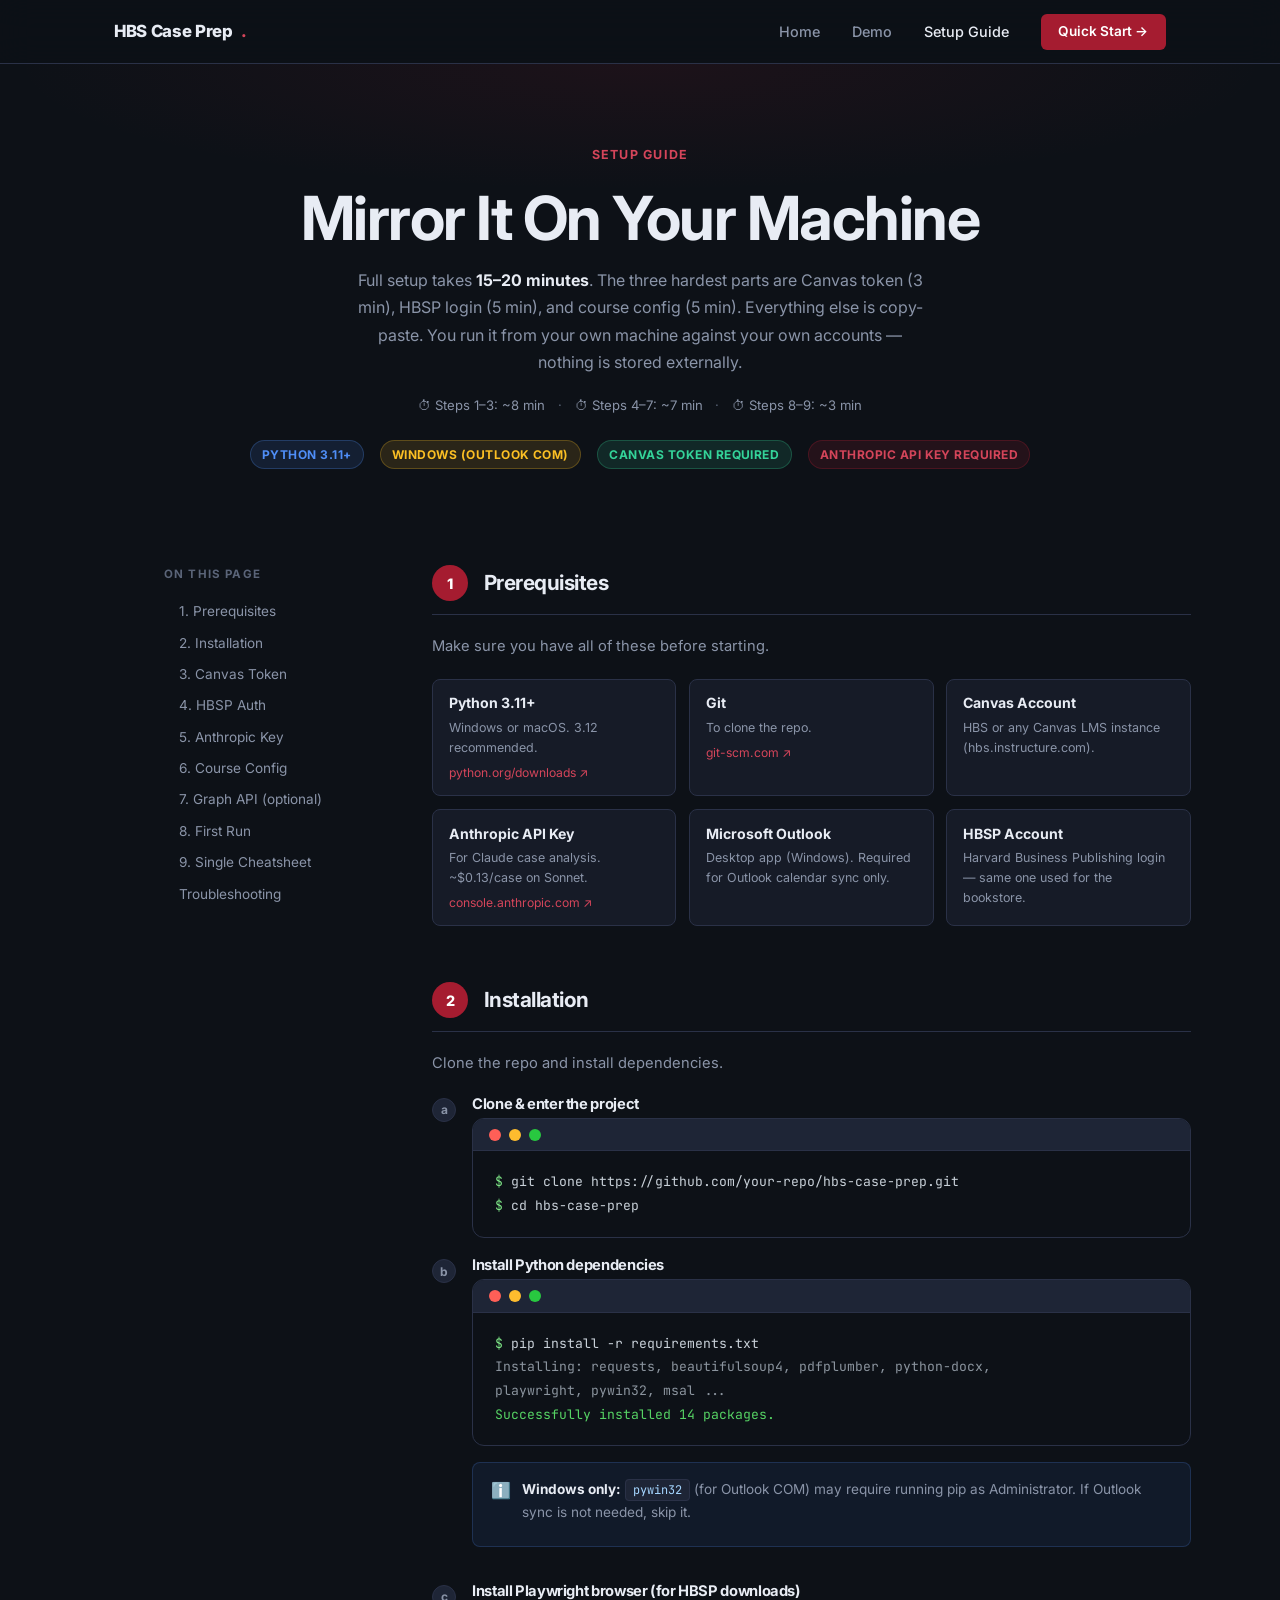
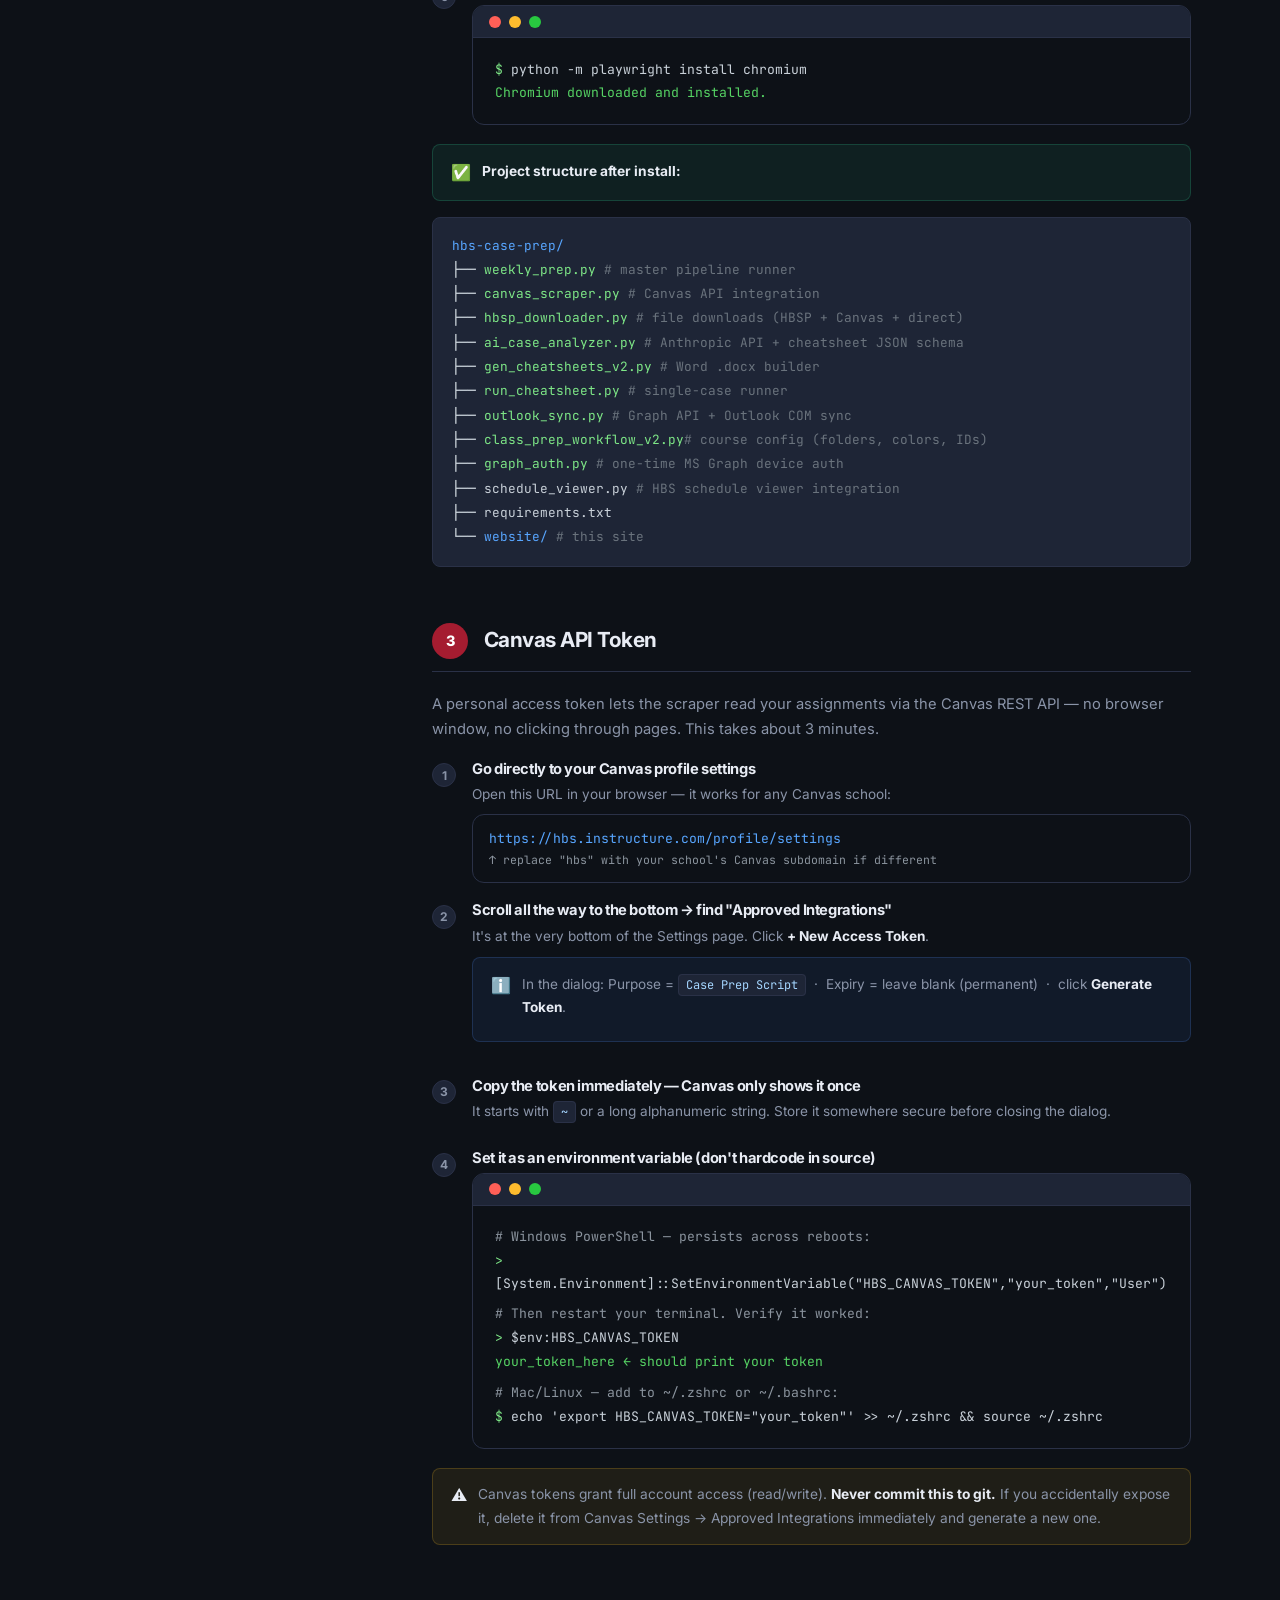
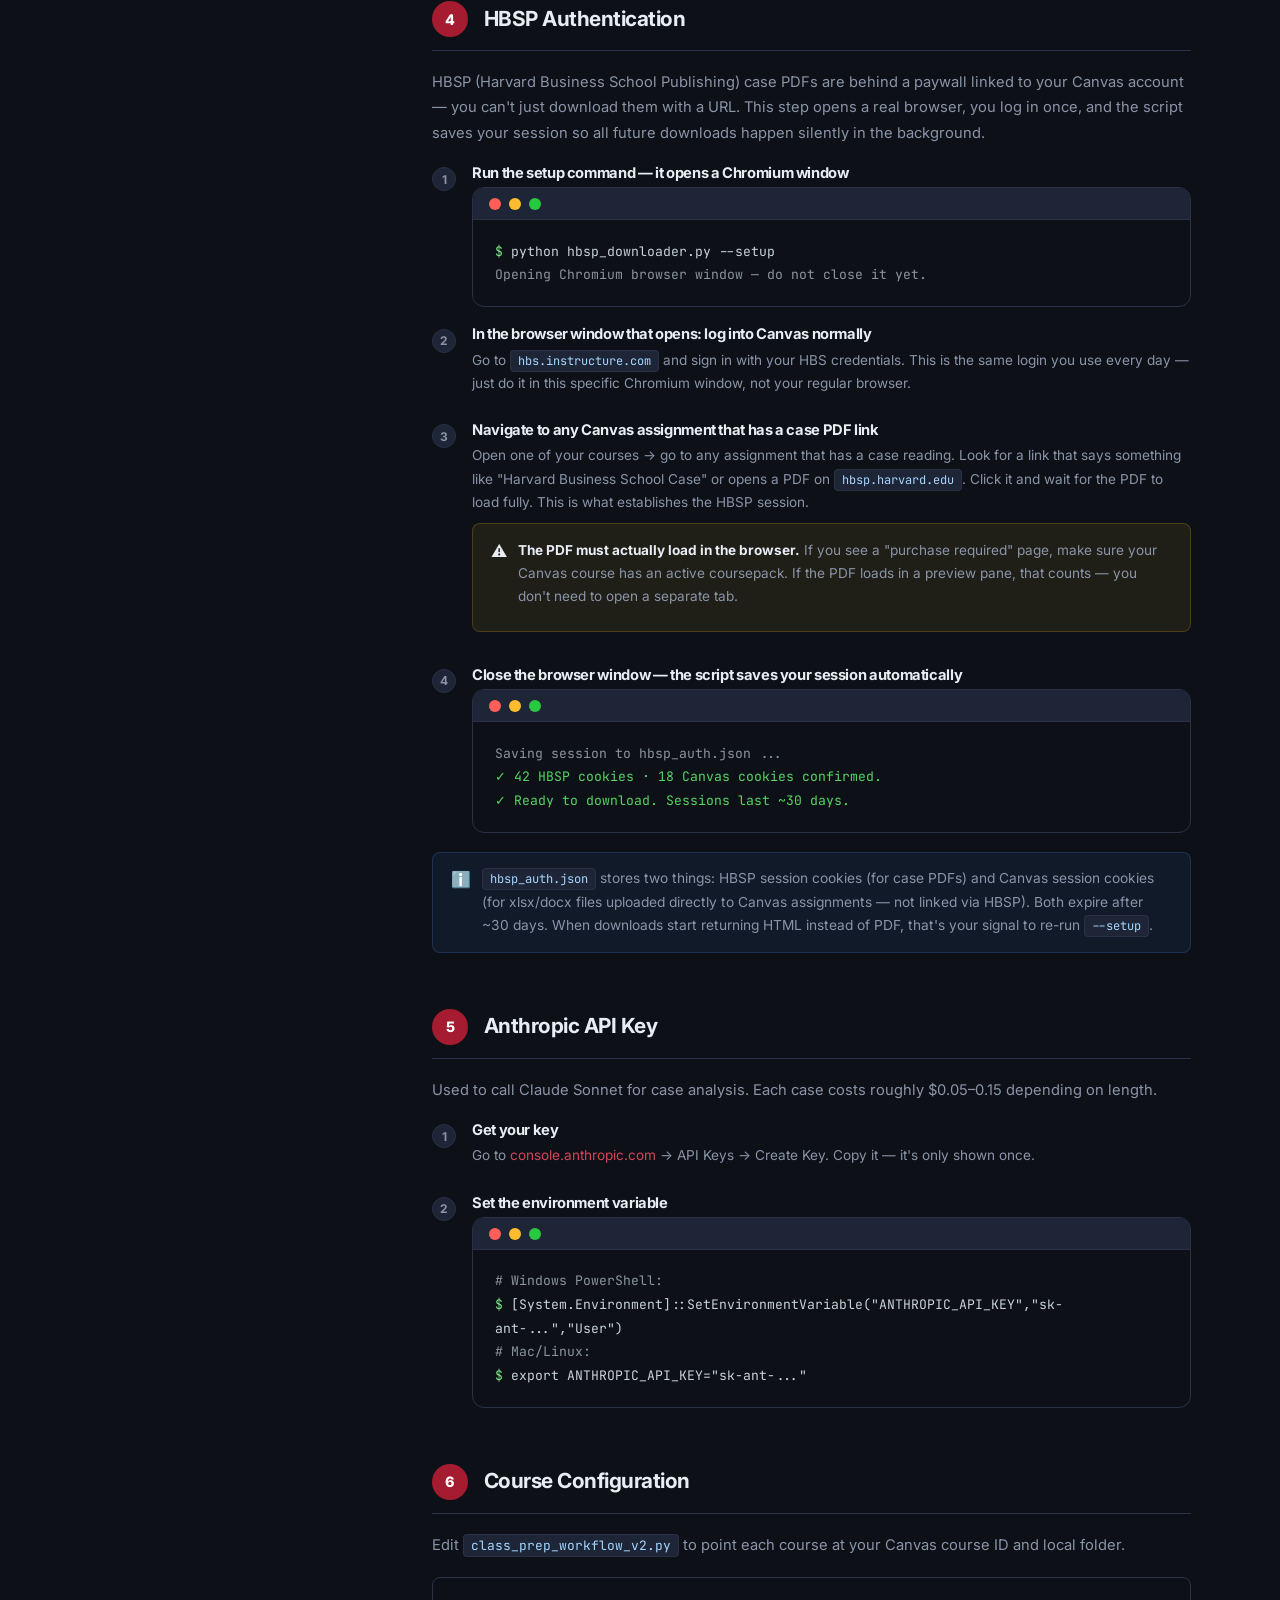
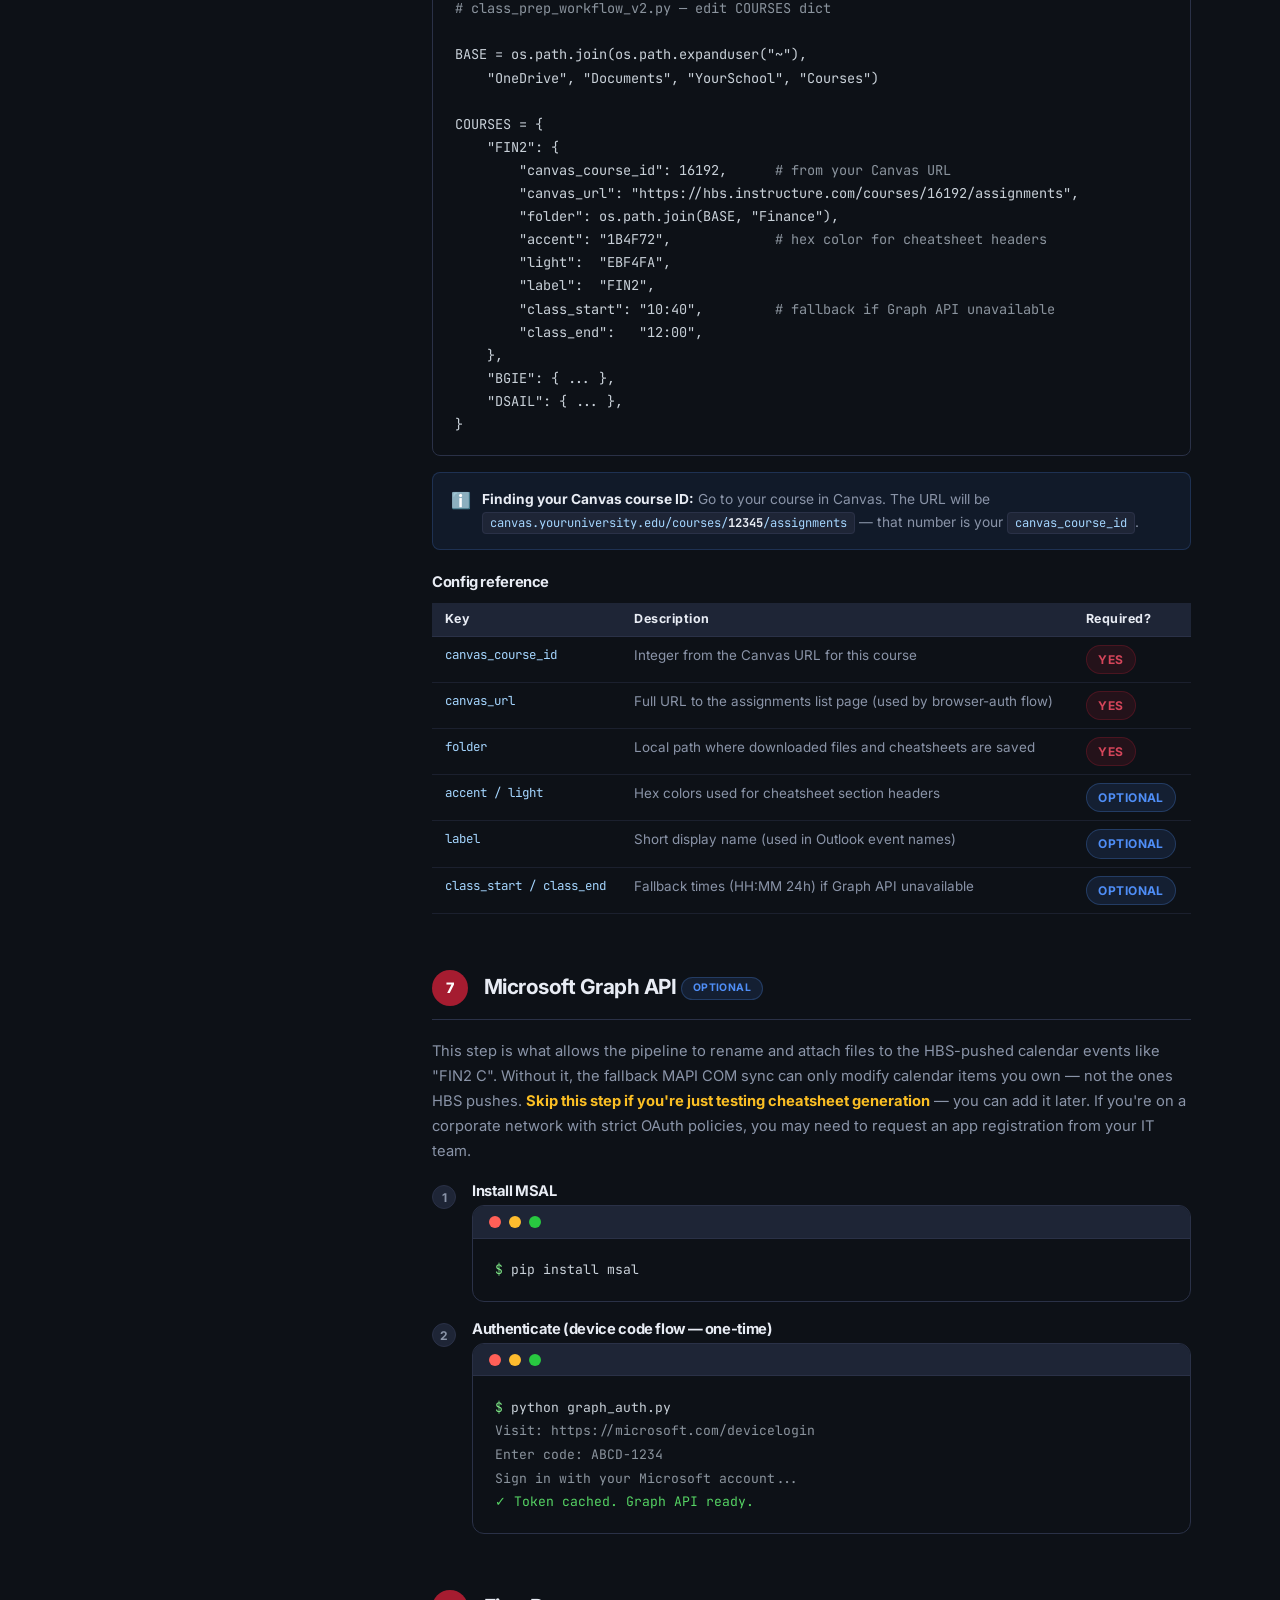
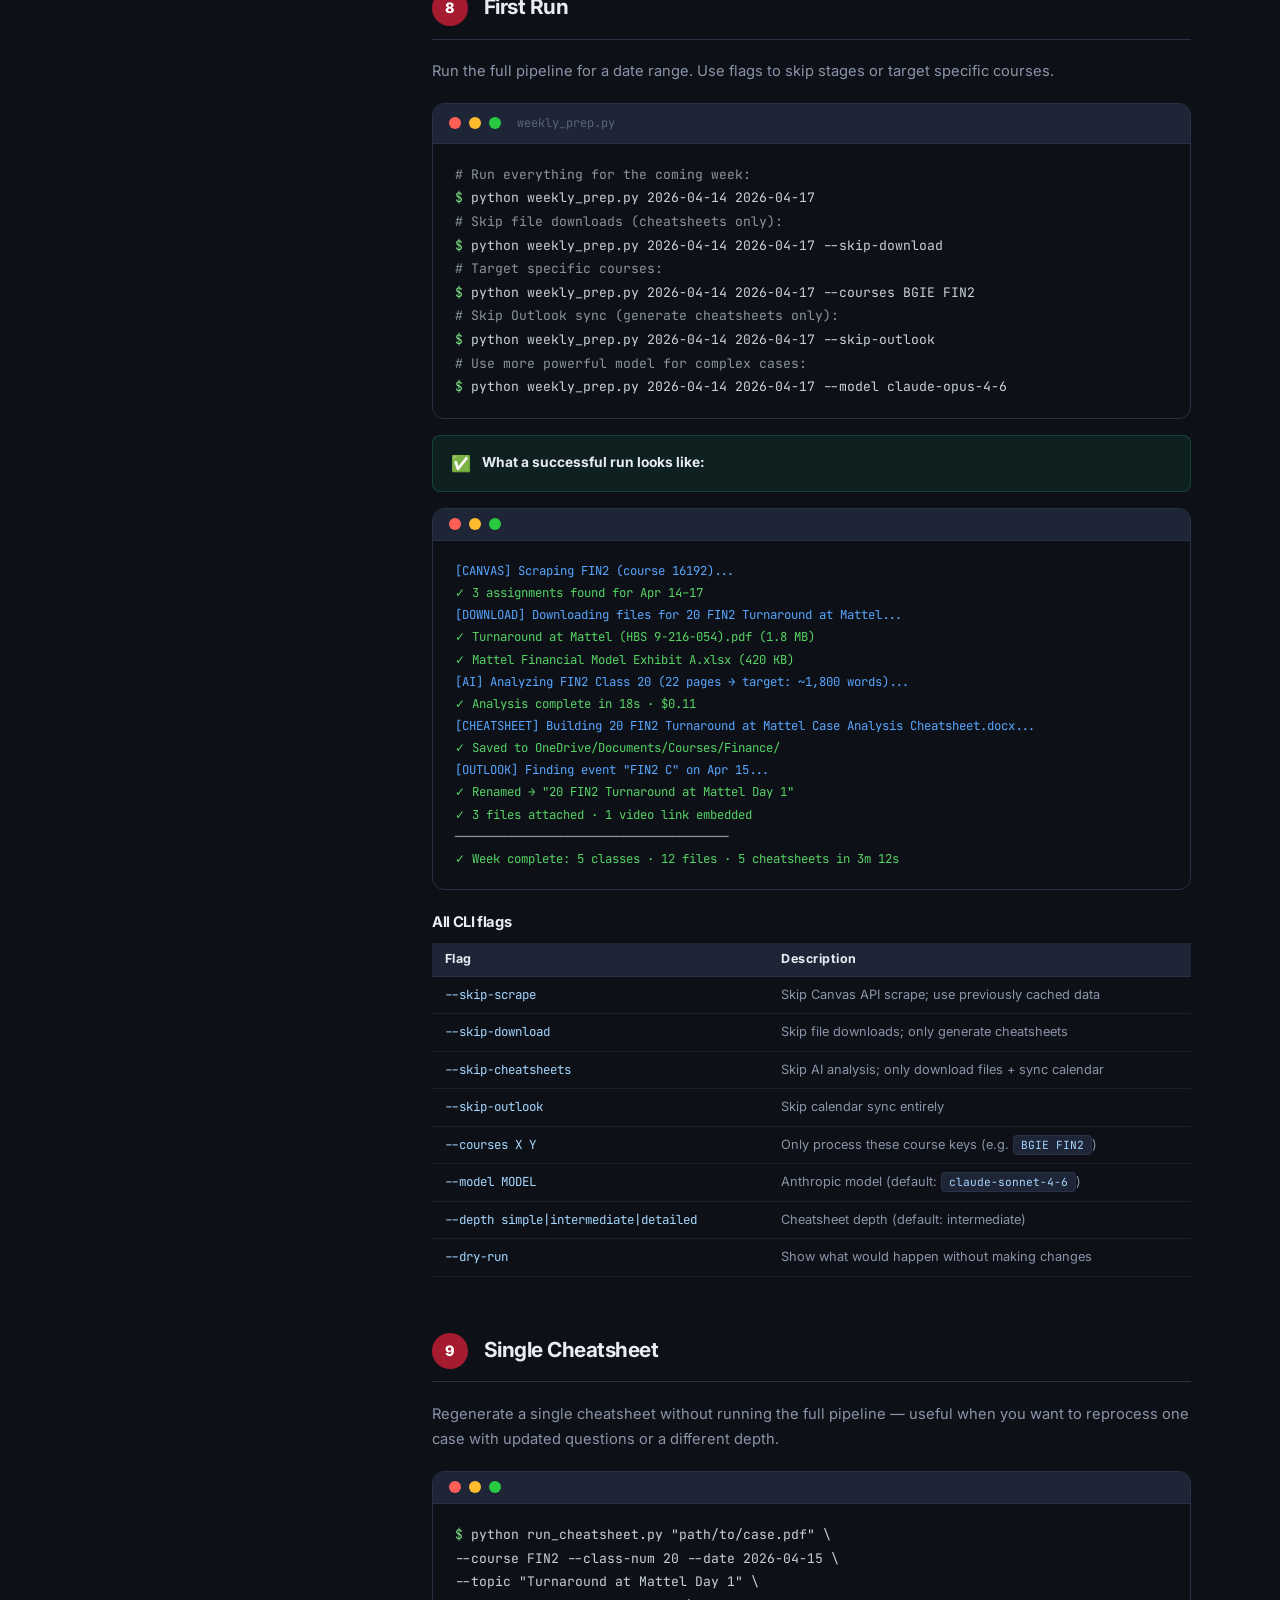
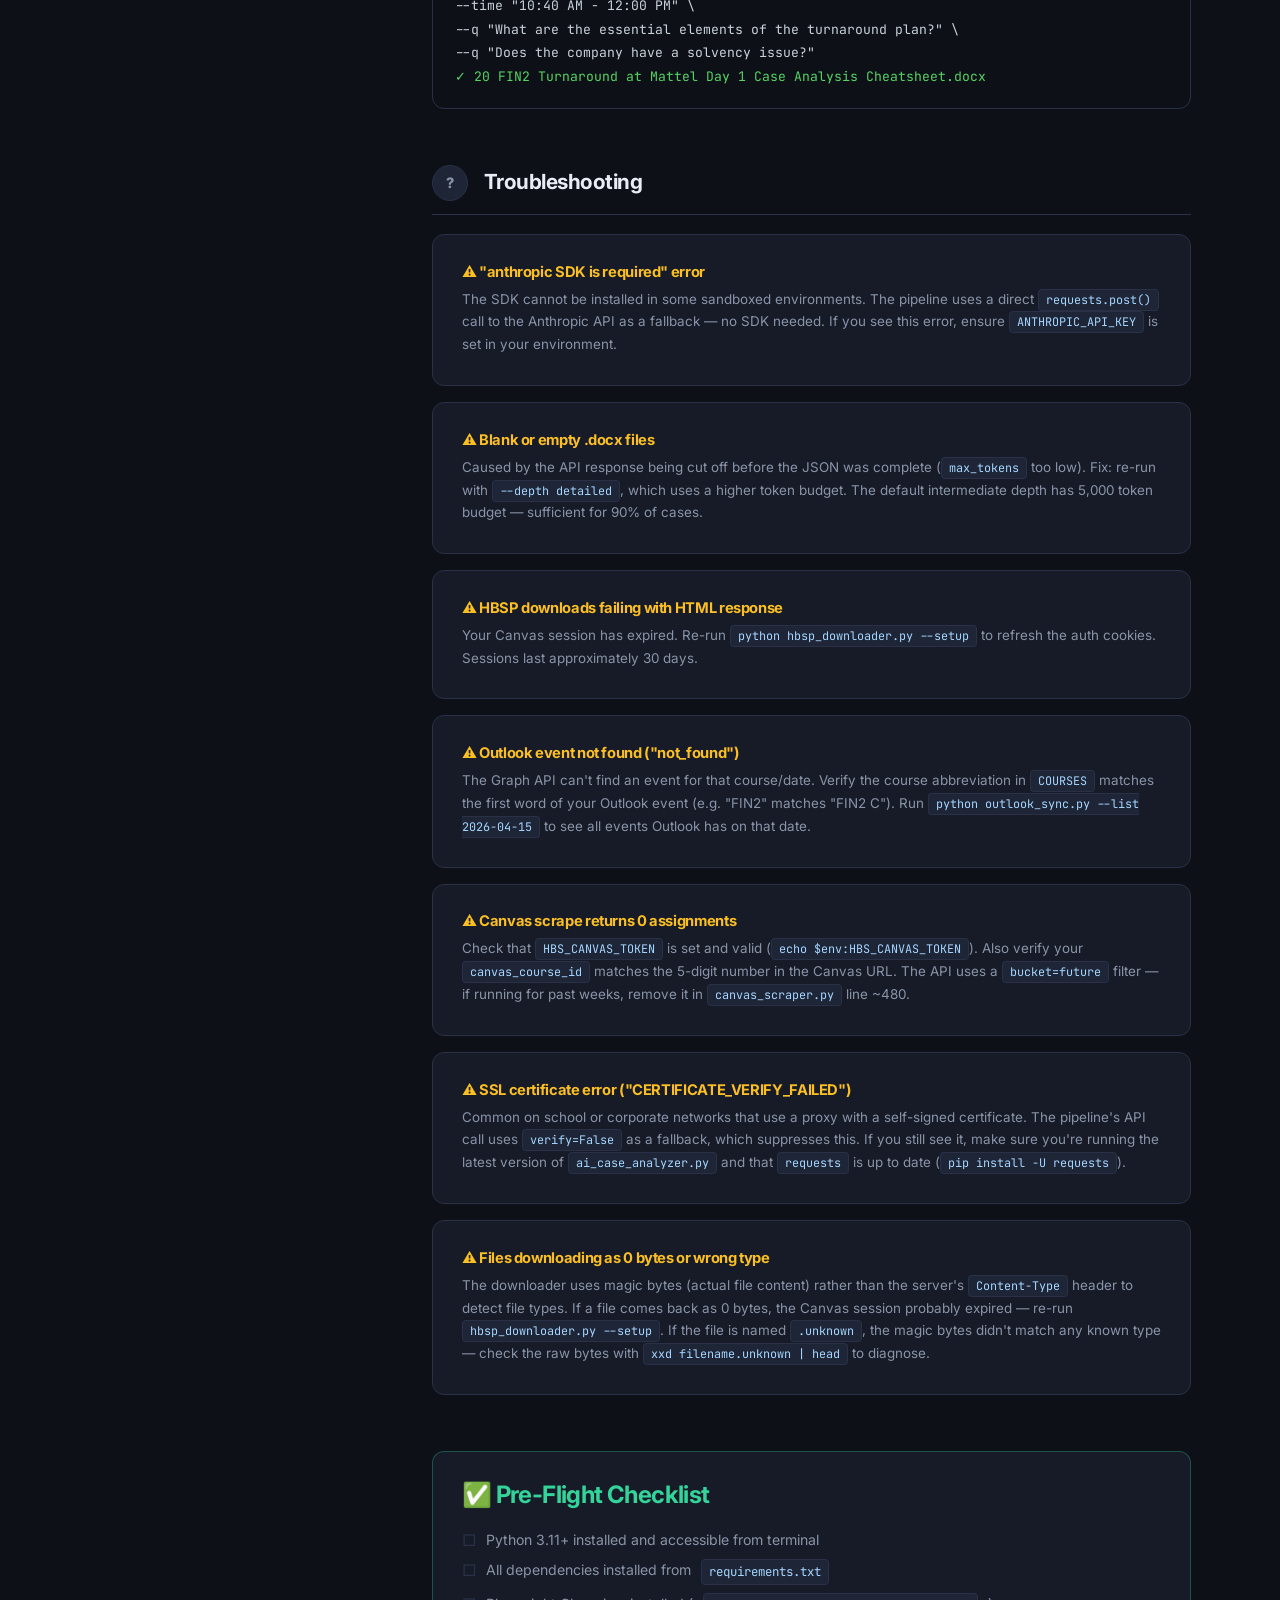
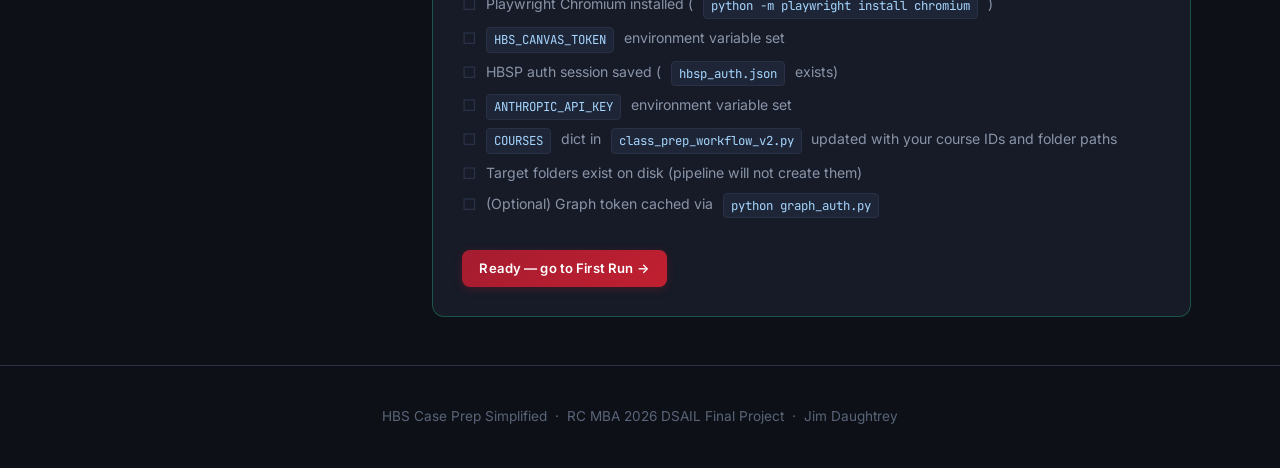
<file: setup.html>
<!DOCTYPE html>
<html lang="en">
<head>
  <meta charset="UTF-8">
  <meta name="viewport" content="width=device-width, initial-scale=1.0">
  <title>Setup Guide — HBS Case Prep Simplified</title>
  <link rel="preconnect" href="https://fonts.googleapis.com">
  <link href="https://fonts.googleapis.com/css2?family=Inter:wght@400;500;600;700;800&family=JetBrains+Mono:wght@400;600&display=swap" rel="stylesheet">
  <link rel="stylesheet" href="style.css">
  <style>
    .setup-header {
      padding: 5rem 0 3rem;
      text-align: center;
      background: radial-gradient(ellipse 70% 40% at 50% 0%, rgba(165,28,48,.1) 0%, transparent 70%);
    }
    .setup-layout {
      display: grid;
      grid-template-columns: 220px 1fr;
      gap: 3rem;
      align-items: start;
      max-width: 1000px;
      margin: 0 auto;
      padding: 3rem 1.5rem;
    }
    @media (max-width: 768px) { .setup-layout { grid-template-columns: 1fr; } .sidebar { display: none; } }

    /* ── Sidebar ───────────────────────────────── */
    .sidebar { position: sticky; top: 80px; }
    .sidebar-title { font-size: .72rem; font-weight: 700; letter-spacing: .1em; text-transform: uppercase; color: var(--text-dim); margin-bottom: .8rem; }
    .sidebar-nav { list-style: none; }
    .sidebar-nav a {
      display: block;
      padding: .3rem 0;
      color: var(--text-muted);
      font-size: .85rem;
      border-left: 2px solid transparent;
      padding-left: .8rem;
      transition: color .2s, border-color .2s;
    }
    .sidebar-nav a:hover { color: var(--text); }
    .sidebar-nav a.active { color: var(--text); border-left-color: var(--crimson); }

    /* ── Main content ──────────────────────────── */
    .step-section { margin-bottom: 3.5rem; scroll-margin-top: 100px; }
    .step-header {
      display: flex;
      align-items: center;
      gap: 1rem;
      margin-bottom: 1.2rem;
      padding-bottom: .8rem;
      border-bottom: 1px solid var(--border);
    }
    .step-header h2 { font-size: 1.3rem; }
    .step-desc { color: var(--text-muted); margin-bottom: 1.2rem; font-size: .92rem; line-height: 1.7; }

    .req-grid { display: grid; grid-template-columns: repeat(auto-fit, minmax(200px, 1fr)); gap: .8rem; margin-bottom: 1.2rem; }
    .req-item {
      background: var(--bg-2);
      border: 1px solid var(--border);
      border-radius: var(--radius-sm);
      padding: .8rem 1rem;
    }
    .req-item .req-name { font-weight: 700; font-size: .88rem; margin-bottom: .2rem; }
    .req-item .req-detail { font-size: .78rem; color: var(--text-muted); }
    .req-item .req-link { font-size: .76rem; color: var(--accent-blue); margin-top: .3rem; }

    .note-box {
      border-radius: var(--radius-sm);
      padding: .9rem 1.1rem;
      margin: 1rem 0;
      font-size: .86rem;
      line-height: 1.6;
      display: flex;
      gap: .7rem;
    }
    .note-box.info    { background: rgba(79,142,247,.08); border: 1px solid rgba(79,142,247,.2); }
    .note-box.warn    { background: rgba(251,191,36,.08); border: 1px solid rgba(251,191,36,.2); }
    .note-box.success { background: rgba(52,211,153,.08); border: 1px solid rgba(52,211,153,.2); }
    .note-box .note-icon { font-size: 1rem; flex-shrink: 0; line-height: 1.6; }
    .note-box p { margin: 0; color: var(--text-muted); }
    .note-box strong { color: var(--text); }

    .sub-step {
      display: flex;
      gap: 1rem;
      margin-bottom: 1.2rem;
      align-items: flex-start;
    }
    .sub-step-num {
      width: 24px; height: 24px;
      border-radius: 50%;
      background: var(--bg-3);
      border: 1px solid var(--border);
      color: var(--text-muted);
      font-size: .75rem;
      font-weight: 700;
      display: flex; align-items: center; justify-content: center;
      flex-shrink: 0;
      margin-top: .15rem;
    }
    .sub-step-body { flex: 1; }
    .sub-step-body h4 { font-size: .92rem; margin-bottom: .3rem; }
    .sub-step-body p { font-size: .85rem; color: var(--text-muted); margin-bottom: .5rem; }

    .file-tree {
      background: var(--bg-3);
      border: 1px solid var(--border);
      border-radius: var(--radius-sm);
      padding: 1rem 1.2rem;
      font-family: var(--mono);
      font-size: .8rem;
      color: #c9d1d9;
      line-height: 1.9;
    }
    .file-tree .dir { color: #58a6ff; }
    .file-tree .key { color: #7ee787; }
    .file-tree .comment { color: #6a737d; }

    .config-table {
      width: 100%;
      border-collapse: collapse;
      font-size: .84rem;
      margin-bottom: 1rem;
    }
    .config-table th {
      text-align: left;
      padding: .4rem .8rem;
      background: var(--bg-3);
      color: var(--text);
      font-size: .78rem;
      font-weight: 700;
      letter-spacing: .04em;
      border-bottom: 1px solid var(--border);
    }
    .config-table td {
      padding: .5rem .8rem;
      border-bottom: 1px solid rgba(42,49,71,.5);
      color: var(--text-muted);
      vertical-align: top;
    }
    .config-table td:first-child { font-family: var(--mono); font-size: .78rem; color: #a5d6ff; white-space: nowrap; }
    .config-table td:last-child { font-size: .8rem; }

    .checklist { list-style: none; display: flex; flex-direction: column; gap: .5rem; }
    .checklist li {
      display: flex;
      align-items: flex-start;
      gap: .6rem;
      font-size: .88rem;
      color: var(--text-muted);
    }
    .checklist li::before {
      content: '□';
      color: var(--border);
      font-size: 1rem;
      flex-shrink: 0;
      line-height: 1.4;
    }
  </style>
</head>
<body>

<nav>
  <div class="nav-inner">
    <a href="index.html" class="nav-logo">HBS Case Prep<span class="dot">.</span></a>
    <div class="nav-links">
      <a href="index.html">Home</a>
      <a href="demo.html">Demo</a>
      <a href="setup.html" class="active">Setup Guide</a>
      <a href="#step-run" class="nav-cta">Quick Start →</a>
    </div>
  </div>
</nav>

<!-- ── Header ───────────────────────────────────────────────────── -->
<section class="setup-header">
  <div class="container">
    <p class="section-label mb-2">Setup Guide</p>
    <h1 style="margin-bottom:.8rem;">Mirror It On Your Machine</h1>
    <p class="text-muted" style="max-width:580px; margin: 0 auto 1.2rem;">
      Full setup takes <strong style="color:var(--text)">15–20 minutes</strong>. The three hardest parts are Canvas token (3 min), HBSP login (5 min), and course config (5 min). Everything else is copy-paste. You run it from your own machine against your own accounts — nothing is stored externally.
    </p>
    <div style="display:flex; gap:.8rem; justify-content:center; flex-wrap:wrap; margin-bottom:1.5rem; font-size:.82rem; color:var(--text-muted);">
      <span>⏱ Steps 1–3: ~8 min</span>
      <span style="color:var(--text-dim)">·</span>
      <span>⏱ Steps 4–7: ~7 min</span>
      <span style="color:var(--text-dim)">·</span>
      <span>⏱ Steps 8–9: ~3 min</span>
    </div>
    <div class="flex justify-center gap-2 flex-wrap">
      <span class="badge badge-blue">Python 3.11+</span>
      <span class="badge badge-yellow">Windows (Outlook COM)</span>
      <span class="badge badge-green">Canvas Token Required</span>
      <span class="badge badge-crimson">Anthropic API Key Required</span>
    </div>
  </div>
</section>

<!-- ── Main layout ───────────────────────────────────────────────── -->
<div class="setup-layout">

  <!-- ── Sidebar ──────────────────────────────────────────────── -->
  <aside class="sidebar">
    <div class="sidebar-title">On this page</div>
    <ul class="sidebar-nav">
      <li><a href="#step-prereqs">1. Prerequisites</a></li>
      <li><a href="#step-install">2. Installation</a></li>
      <li><a href="#step-canvas">3. Canvas Token</a></li>
      <li><a href="#step-hbsp">4. HBSP Auth</a></li>
      <li><a href="#step-anthropic">5. Anthropic Key</a></li>
      <li><a href="#step-config">6. Course Config</a></li>
      <li><a href="#step-graph">7. Graph API (optional)</a></li>
      <li><a href="#step-run">8. First Run</a></li>
      <li><a href="#step-single">9. Single Cheatsheet</a></li>
      <li><a href="#step-trouble">Troubleshooting</a></li>
    </ul>
  </aside>

  <!-- ── Steps ─────────────────────────────────────────────────── -->
  <main>

    <!-- Step 1 -->
    <div class="step-section" id="step-prereqs">
      <div class="step-header">
        <div class="step-num">1</div>
        <h2>Prerequisites</h2>
      </div>
      <p class="step-desc">Make sure you have all of these before starting.</p>
      <div class="req-grid">
        <div class="req-item">
          <div class="req-name">Python 3.11+</div>
          <div class="req-detail">Windows or macOS. 3.12 recommended.</div>
          <div class="req-link"><a href="https://python.org/downloads" target="_blank">python.org/downloads ↗</a></div>
        </div>
        <div class="req-item">
          <div class="req-name">Git</div>
          <div class="req-detail">To clone the repo.</div>
          <div class="req-link"><a href="https://git-scm.com" target="_blank">git-scm.com ↗</a></div>
        </div>
        <div class="req-item">
          <div class="req-name">Canvas Account</div>
          <div class="req-detail">HBS or any Canvas LMS instance (hbs.instructure.com).</div>
        </div>
        <div class="req-item">
          <div class="req-name">Anthropic API Key</div>
          <div class="req-detail">For Claude case analysis. ~$0.13/case on Sonnet.</div>
          <div class="req-link"><a href="https://console.anthropic.com" target="_blank">console.anthropic.com ↗</a></div>
        </div>
        <div class="req-item">
          <div class="req-name">Microsoft Outlook</div>
          <div class="req-detail">Desktop app (Windows). Required for Outlook calendar sync only.</div>
        </div>
        <div class="req-item">
          <div class="req-name">HBSP Account</div>
          <div class="req-detail">Harvard Business Publishing login — same one used for the bookstore.</div>
        </div>
      </div>
    </div>

    <!-- Step 2 -->
    <div class="step-section" id="step-install">
      <div class="step-header">
        <div class="step-num">2</div>
        <h2>Installation</h2>
      </div>
      <p class="step-desc">Clone the repo and install dependencies.</p>

      <div class="sub-step">
        <div class="sub-step-num">a</div>
        <div class="sub-step-body">
          <h4>Clone &amp; enter the project</h4>
          <div class="terminal">
            <div class="terminal-bar">
              <div class="terminal-dot" style="background:#ff5f57"></div>
              <div class="terminal-dot" style="background:#febc2e"></div>
              <div class="terminal-dot" style="background:#28c840"></div>
            </div>
            <div class="terminal-body">
              <div><span class="t-cmd">$</span> git clone https://github.com/your-repo/hbs-case-prep.git</div>
              <div><span class="t-cmd">$</span> cd hbs-case-prep</div>
            </div>
          </div>
        </div>
      </div>

      <div class="sub-step">
        <div class="sub-step-num">b</div>
        <div class="sub-step-body">
          <h4>Install Python dependencies</h4>
          <div class="terminal">
            <div class="terminal-bar">
              <div class="terminal-dot" style="background:#ff5f57"></div>
              <div class="terminal-dot" style="background:#febc2e"></div>
              <div class="terminal-dot" style="background:#28c840"></div>
            </div>
            <div class="terminal-body">
              <div><span class="t-cmd">$</span> pip install -r requirements.txt</div>
              <div class="t-out">Installing: requests, beautifulsoup4, pdfplumber, python-docx,</div>
              <div class="t-out">           playwright, pywin32, msal ...</div>
              <div class="t-good">Successfully installed 14 packages.</div>
            </div>
          </div>
          <div class="note-box info mt-2">
            <span class="note-icon">ℹ️</span>
            <p><strong>Windows only:</strong> <code>pywin32</code> (for Outlook COM) may require running pip as Administrator. If Outlook sync is not needed, skip it.</p>
          </div>
        </div>
      </div>

      <div class="sub-step">
        <div class="sub-step-num">c</div>
        <div class="sub-step-body">
          <h4>Install Playwright browser (for HBSP downloads)</h4>
          <div class="terminal">
            <div class="terminal-bar">
              <div class="terminal-dot" style="background:#ff5f57"></div>
              <div class="terminal-dot" style="background:#febc2e"></div>
              <div class="terminal-dot" style="background:#28c840"></div>
            </div>
            <div class="terminal-body">
              <div><span class="t-cmd">$</span> python -m playwright install chromium</div>
              <div class="t-good">Chromium downloaded and installed.</div>
            </div>
          </div>
        </div>
      </div>

      <div class="note-box success">
        <span class="note-icon">✅</span>
        <p><strong>Project structure after install:</strong></p>
      </div>
      <div class="file-tree">
        <span class="dir">hbs-case-prep/</span><br>
        ├── <span class="key">weekly_prep.py</span>          <span class="comment"># master pipeline runner</span><br>
        ├── <span class="key">canvas_scraper.py</span>       <span class="comment"># Canvas API integration</span><br>
        ├── <span class="key">hbsp_downloader.py</span>      <span class="comment"># file downloads (HBSP + Canvas + direct)</span><br>
        ├── <span class="key">ai_case_analyzer.py</span>     <span class="comment"># Anthropic API + cheatsheet JSON schema</span><br>
        ├── <span class="key">gen_cheatsheets_v2.py</span>   <span class="comment"># Word .docx builder</span><br>
        ├── <span class="key">run_cheatsheet.py</span>        <span class="comment"># single-case runner</span><br>
        ├── <span class="key">outlook_sync.py</span>          <span class="comment"># Graph API + Outlook COM sync</span><br>
        ├── <span class="key">class_prep_workflow_v2.py</span><span class="comment"># course config (folders, colors, IDs)</span><br>
        ├── <span class="key">graph_auth.py</span>            <span class="comment"># one-time MS Graph device auth</span><br>
        ├── schedule_viewer.py        <span class="comment"># HBS schedule viewer integration</span><br>
        ├── requirements.txt<br>
        └── <span class="dir">website/</span>                <span class="comment"># this site</span>
      </div>
    </div>

    <!-- Step 3 -->
    <div class="step-section" id="step-canvas">
      <div class="step-header">
        <div class="step-num">3</div>
        <h2>Canvas API Token</h2>
      </div>
      <p class="step-desc">A personal access token lets the scraper read your assignments via the Canvas REST API — no browser window, no clicking through pages. This takes about 3 minutes.</p>

      <div class="sub-step">
        <div class="sub-step-num">1</div>
        <div class="sub-step-body">
          <h4>Go directly to your Canvas profile settings</h4>
          <p>Open this URL in your browser — it works for any Canvas school:</p>
          <div class="terminal" style="margin-top:.5rem;">
            <div class="terminal-body" style="padding:.7rem 1rem;">
              <div class="t-info">https://hbs.instructure.com/profile/settings</div>
              <div class="t-out" style="font-size:.72rem;">  ↑ replace "hbs" with your school's Canvas subdomain if different</div>
            </div>
          </div>
        </div>
      </div>

      <div class="sub-step">
        <div class="sub-step-num">2</div>
        <div class="sub-step-body">
          <h4>Scroll all the way to the bottom → find "Approved Integrations"</h4>
          <p>It's at the very bottom of the Settings page. Click <strong style="color:var(--text)">+ New Access Token</strong>.</p>
          <div class="note-box info" style="margin-top:.6rem;">
            <span class="note-icon">ℹ️</span>
            <p>In the dialog: Purpose = <code>Case Prep Script</code> &nbsp;·&nbsp; Expiry = leave blank (permanent) &nbsp;·&nbsp; click <strong>Generate Token</strong>.</p>
          </div>
        </div>
      </div>

      <div class="sub-step">
        <div class="sub-step-num">3</div>
        <div class="sub-step-body">
          <h4>Copy the token immediately — Canvas only shows it once</h4>
          <p>It starts with <code>~</code> or a long alphanumeric string. Store it somewhere secure before closing the dialog.</p>
        </div>
      </div>

      <div class="sub-step">
        <div class="sub-step-num">4</div>
        <div class="sub-step-body">
          <h4>Set it as an environment variable (don't hardcode in source)</h4>
          <div class="terminal">
            <div class="terminal-bar">
              <div class="terminal-dot" style="background:#ff5f57"></div>
              <div class="terminal-dot" style="background:#febc2e"></div>
              <div class="terminal-dot" style="background:#28c840"></div>
            </div>
            <div class="terminal-body">
              <div class="t-out"># Windows PowerShell — persists across reboots:</div>
              <div><span class="t-cmd">></span> [System.Environment]::SetEnvironmentVariable("HBS_CANVAS_TOKEN","your_token","User")</div>
              <div class="t-out" style="margin-top:.4rem;"># Then restart your terminal. Verify it worked:</div>
              <div><span class="t-cmd">></span> $env:HBS_CANVAS_TOKEN</div>
              <div class="t-good">  your_token_here  ← should print your token</div>
              <div class="t-out" style="margin-top:.5rem;"># Mac/Linux — add to ~/.zshrc or ~/.bashrc:</div>
              <div><span class="t-cmd">$</span> echo 'export HBS_CANVAS_TOKEN="your_token"' >> ~/.zshrc &amp;&amp; source ~/.zshrc</div>
            </div>
          </div>
        </div>
      </div>

      <div class="note-box warn">
        <span class="note-icon">⚠️</span>
        <p>Canvas tokens grant full account access (read/write). <strong>Never commit this to git.</strong> If you accidentally expose it, delete it from Canvas Settings → Approved Integrations immediately and generate a new one.</p>
      </div>
    </div>

    <!-- Step 4 -->
    <div class="step-section" id="step-hbsp">
      <div class="step-header">
        <div class="step-num">4</div>
        <h2>HBSP Authentication</h2>
      </div>
      <p class="step-desc">HBSP (Harvard Business School Publishing) case PDFs are behind a paywall linked to your Canvas account — you can't just download them with a URL. This step opens a real browser, you log in once, and the script saves your session so all future downloads happen silently in the background.</p>

      <div class="sub-step">
        <div class="sub-step-num">1</div>
        <div class="sub-step-body">
          <h4>Run the setup command — it opens a Chromium window</h4>
          <div class="terminal">
            <div class="terminal-bar">
              <div class="terminal-dot" style="background:#ff5f57"></div>
              <div class="terminal-dot" style="background:#febc2e"></div>
              <div class="terminal-dot" style="background:#28c840"></div>
            </div>
            <div class="terminal-body">
              <div><span class="t-cmd">$</span> python hbsp_downloader.py --setup</div>
              <div class="t-out">  Opening Chromium browser window — do not close it yet.</div>
            </div>
          </div>
        </div>
      </div>

      <div class="sub-step">
        <div class="sub-step-num">2</div>
        <div class="sub-step-body">
          <h4>In the browser window that opens: log into Canvas normally</h4>
          <p>Go to <code>hbs.instructure.com</code> and sign in with your HBS credentials. This is the same login you use every day — just do it in this specific Chromium window, not your regular browser.</p>
        </div>
      </div>

      <div class="sub-step">
        <div class="sub-step-num">3</div>
        <div class="sub-step-body">
          <h4>Navigate to any Canvas assignment that has a case PDF link</h4>
          <p>Open one of your courses → go to any assignment that has a case reading. Look for a link that says something like "Harvard Business School Case" or opens a PDF on <code>hbsp.harvard.edu</code>. Click it and wait for the PDF to load fully. This is what establishes the HBSP session.</p>
          <div class="note-box warn" style="margin-top:.6rem;">
            <span class="note-icon">⚠️</span>
            <p><strong>The PDF must actually load in the browser.</strong> If you see a "purchase required" page, make sure your Canvas course has an active coursepack. If the PDF loads in a preview pane, that counts — you don't need to open a separate tab.</p>
          </div>
        </div>
      </div>

      <div class="sub-step">
        <div class="sub-step-num">4</div>
        <div class="sub-step-body">
          <h4>Close the browser window — the script saves your session automatically</h4>
          <div class="terminal">
            <div class="terminal-bar">
              <div class="terminal-dot" style="background:#ff5f57"></div>
              <div class="terminal-dot" style="background:#febc2e"></div>
              <div class="terminal-dot" style="background:#28c840"></div>
            </div>
            <div class="terminal-body">
              <div class="t-out">  Saving session to hbsp_auth.json ...</div>
              <div class="t-good">  ✓ 42 HBSP cookies · 18 Canvas cookies confirmed.</div>
              <div class="t-good">  ✓ Ready to download. Sessions last ~30 days.</div>
            </div>
          </div>
        </div>
      </div>

      <div class="note-box info mt-2">
        <span class="note-icon">ℹ️</span>
        <p><code>hbsp_auth.json</code> stores two things: HBSP session cookies (for case PDFs) and Canvas session cookies (for xlsx/docx files uploaded directly to Canvas assignments — not linked via HBSP). Both expire after ~30 days. When downloads start returning HTML instead of PDF, that's your signal to re-run <code>--setup</code>.</p>
      </div>
    </div>

    <!-- Step 5 -->
    <div class="step-section" id="step-anthropic">
      <div class="step-header">
        <div class="step-num">5</div>
        <h2>Anthropic API Key</h2>
      </div>
      <p class="step-desc">Used to call Claude Sonnet for case analysis. Each case costs roughly $0.05–0.15 depending on length.</p>

      <div class="sub-step">
        <div class="sub-step-num">1</div>
        <div class="sub-step-body">
          <h4>Get your key</h4>
          <p>Go to <a href="https://console.anthropic.com" target="_blank">console.anthropic.com</a> → API Keys → Create Key. Copy it — it's only shown once.</p>
        </div>
      </div>
      <div class="sub-step">
        <div class="sub-step-num">2</div>
        <div class="sub-step-body">
          <h4>Set the environment variable</h4>
          <div class="terminal">
            <div class="terminal-bar">
              <div class="terminal-dot" style="background:#ff5f57"></div>
              <div class="terminal-dot" style="background:#febc2e"></div>
              <div class="terminal-dot" style="background:#28c840"></div>
            </div>
            <div class="terminal-body">
              <div class="t-out"># Windows PowerShell:</div>
              <div><span class="t-cmd">$</span> [System.Environment]::SetEnvironmentVariable("ANTHROPIC_API_KEY","sk-ant-...","User")</div>
              <div class="t-out"></div>
              <div class="t-out"># Mac/Linux:</div>
              <div><span class="t-cmd">$</span> export ANTHROPIC_API_KEY="sk-ant-..."</div>
            </div>
          </div>
        </div>
      </div>
    </div>

    <!-- Step 6 -->
    <div class="step-section" id="step-config">
      <div class="step-header">
        <div class="step-num">6</div>
        <h2>Course Configuration</h2>
      </div>
      <p class="step-desc">Edit <code>class_prep_workflow_v2.py</code> to point each course at your Canvas course ID and local folder.</p>

      <pre><code><span style="color:#8b949e"># class_prep_workflow_v2.py — edit COURSES dict</span>

BASE = os.path.join(os.path.expanduser("~"),
    "OneDrive", "Documents", "YourSchool", "Courses")

COURSES = {
    "FIN2": {
        "canvas_course_id": 16192,      <span style="color:#8b949e"># from your Canvas URL</span>
        "canvas_url": "https://hbs.instructure.com/courses/16192/assignments",
        "folder": os.path.join(BASE, "Finance"),
        "accent": "1B4F72",             <span style="color:#8b949e"># hex color for cheatsheet headers</span>
        "light":  "EBF4FA",
        "label":  "FIN2",
        "class_start": "10:40",         <span style="color:#8b949e"># fallback if Graph API unavailable</span>
        "class_end":   "12:00",
    },
    "BGIE": { ... },
    "DSAIL": { ... },
}</code></pre>

      <div class="note-box info mt-2">
        <span class="note-icon">ℹ️</span>
        <p><strong>Finding your Canvas course ID:</strong> Go to your course in Canvas. The URL will be <code>canvas.youruniversity.edu/courses/<strong>12345</strong>/assignments</code> — that number is your <code>canvas_course_id</code>.</p>
      </div>

      <h4 style="margin: 1.5rem 0 .7rem; font-size:.92rem;">Config reference</h4>
      <table class="config-table">
        <thead><tr><th>Key</th><th>Description</th><th>Required?</th></tr></thead>
        <tbody>
          <tr><td>canvas_course_id</td><td>Integer from the Canvas URL for this course</td><td><span class="badge badge-crimson">Yes</span></td></tr>
          <tr><td>canvas_url</td><td>Full URL to the assignments list page (used by browser-auth flow)</td><td><span class="badge badge-crimson">Yes</span></td></tr>
          <tr><td>folder</td><td>Local path where downloaded files and cheatsheets are saved</td><td><span class="badge badge-crimson">Yes</span></td></tr>
          <tr><td>accent / light</td><td>Hex colors used for cheatsheet section headers</td><td><span class="badge badge-blue">Optional</span></td></tr>
          <tr><td>label</td><td>Short display name (used in Outlook event names)</td><td><span class="badge badge-blue">Optional</span></td></tr>
          <tr><td>class_start / class_end</td><td>Fallback times (HH:MM 24h) if Graph API unavailable</td><td><span class="badge badge-blue">Optional</span></td></tr>
        </tbody>
      </table>
    </div>

    <!-- Step 7 -->
    <div class="step-section" id="step-graph">
      <div class="step-header">
        <div class="step-num">7</div>
        <h2>Microsoft Graph API <span class="badge badge-blue" style="font-size:.65rem; vertical-align:middle;">Optional</span></h2>
      </div>
      <p class="step-desc">This step is what allows the pipeline to rename and attach files to the HBS-pushed calendar events like "FIN2 C". Without it, the fallback MAPI COM sync can only modify calendar items you own — not the ones HBS pushes. <strong style="color:var(--accent-yellow)">Skip this step if you're just testing cheatsheet generation</strong> — you can add it later. If you're on a corporate network with strict OAuth policies, you may need to request an app registration from your IT team.</p>

      <div class="sub-step">
        <div class="sub-step-num">1</div>
        <div class="sub-step-body">
          <h4>Install MSAL</h4>
          <div class="terminal">
            <div class="terminal-bar"><div class="terminal-dot" style="background:#ff5f57"></div><div class="terminal-dot" style="background:#febc2e"></div><div class="terminal-dot" style="background:#28c840"></div></div>
            <div class="terminal-body">
              <div><span class="t-cmd">$</span> pip install msal</div>
            </div>
          </div>
        </div>
      </div>
      <div class="sub-step">
        <div class="sub-step-num">2</div>
        <div class="sub-step-body">
          <h4>Authenticate (device code flow — one-time)</h4>
          <div class="terminal">
            <div class="terminal-bar"><div class="terminal-dot" style="background:#ff5f57"></div><div class="terminal-dot" style="background:#febc2e"></div><div class="terminal-dot" style="background:#28c840"></div></div>
            <div class="terminal-body">
              <div><span class="t-cmd">$</span> python graph_auth.py</div>
              <div class="t-out">  Visit: https://microsoft.com/devicelogin</div>
              <div class="t-out">  Enter code: ABCD-1234</div>
              <div class="t-out">  Sign in with your Microsoft account...</div>
              <div class="t-good">  ✓ Token cached. Graph API ready.</div>
            </div>
          </div>
        </div>
      </div>
    </div>

    <!-- Step 8 -->
    <div class="step-section" id="step-run">
      <div class="step-header">
        <div class="step-num">8</div>
        <h2>First Run</h2>
      </div>
      <p class="step-desc">Run the full pipeline for a date range. Use flags to skip stages or target specific courses.</p>

      <div class="terminal" style="margin-bottom:1rem;">
        <div class="terminal-bar">
          <div class="terminal-dot" style="background:#ff5f57"></div>
          <div class="terminal-dot" style="background:#febc2e"></div>
          <div class="terminal-dot" style="background:#28c840"></div>
          <span style="color:var(--text-dim); font-size:.75rem; margin-left:.5rem; font-family:var(--mono);">weekly_prep.py</span>
        </div>
        <div class="terminal-body">
          <div class="t-out"># Run everything for the coming week:</div>
          <div><span class="t-cmd">$</span> python weekly_prep.py 2026-04-14 2026-04-17</div>
          <div class="t-out"></div>
          <div class="t-out"># Skip file downloads (cheatsheets only):</div>
          <div><span class="t-cmd">$</span> python weekly_prep.py 2026-04-14 2026-04-17 --skip-download</div>
          <div class="t-out"></div>
          <div class="t-out"># Target specific courses:</div>
          <div><span class="t-cmd">$</span> python weekly_prep.py 2026-04-14 2026-04-17 --courses BGIE FIN2</div>
          <div class="t-out"></div>
          <div class="t-out"># Skip Outlook sync (generate cheatsheets only):</div>
          <div><span class="t-cmd">$</span> python weekly_prep.py 2026-04-14 2026-04-17 --skip-outlook</div>
          <div class="t-out"></div>
          <div class="t-out"># Use more powerful model for complex cases:</div>
          <div><span class="t-cmd">$</span> python weekly_prep.py 2026-04-14 2026-04-17 --model claude-opus-4-6</div>
        </div>
      </div>

      <div class="note-box success">
        <span class="note-icon">✅</span>
        <p><strong>What a successful run looks like:</strong></p>
      </div>
      <div class="terminal" style="margin-bottom:1.5rem;">
        <div class="terminal-bar">
          <div class="terminal-dot" style="background:#ff5f57"></div>
          <div class="terminal-dot" style="background:#febc2e"></div>
          <div class="terminal-dot" style="background:#28c840"></div>
        </div>
        <div class="terminal-body" style="font-size:.77rem;">
          <div class="t-info">[CANVAS] Scraping FIN2 (course 16192)...</div>
          <div class="t-good">  ✓ 3 assignments found for Apr 14–17</div>
          <div class="t-info">[DOWNLOAD] Downloading files for 20 FIN2 Turnaround at Mattel...</div>
          <div class="t-good">  ✓ Turnaround at Mattel (HBS 9-216-054).pdf  (1.8 MB)</div>
          <div class="t-good">  ✓ Mattel Financial Model Exhibit A.xlsx  (420 KB)</div>
          <div class="t-info">[AI] Analyzing FIN2 Class 20 (22 pages → target: ~1,800 words)...</div>
          <div class="t-good">  ✓ Analysis complete in 18s · $0.11</div>
          <div class="t-info">[CHEATSHEET] Building 20 FIN2 Turnaround at Mattel Case Analysis Cheatsheet.docx...</div>
          <div class="t-good">  ✓ Saved to OneDrive/Documents/Courses/Finance/</div>
          <div class="t-info">[OUTLOOK] Finding event "FIN2 C" on Apr 15...</div>
          <div class="t-good">  ✓ Renamed → "20 FIN2 Turnaround at Mattel Day 1"</div>
          <div class="t-good">  ✓ 3 files attached · 1 video link embedded</div>
          <div class="t-out">  ───────────────────────────────────────</div>
          <div class="t-good">  ✓ Week complete: 5 classes · 12 files · 5 cheatsheets in 3m 12s</div>
        </div>
      </div>

      <h4 style="margin: 1.5rem 0 .7rem; font-size:.92rem;">All CLI flags</h4>
      <table class="config-table">
        <thead><tr><th>Flag</th><th>Description</th></tr></thead>
        <tbody>
          <tr><td>--skip-scrape</td><td>Skip Canvas API scrape; use previously cached data</td></tr>
          <tr><td>--skip-download</td><td>Skip file downloads; only generate cheatsheets</td></tr>
          <tr><td>--skip-cheatsheets</td><td>Skip AI analysis; only download files + sync calendar</td></tr>
          <tr><td>--skip-outlook</td><td>Skip calendar sync entirely</td></tr>
          <tr><td>--courses X Y</td><td>Only process these course keys (e.g. <code>BGIE FIN2</code>)</td></tr>
          <tr><td>--model MODEL</td><td>Anthropic model (default: <code>claude-sonnet-4-6</code>)</td></tr>
          <tr><td>--depth simple|intermediate|detailed</td><td>Cheatsheet depth (default: intermediate)</td></tr>
          <tr><td>--dry-run</td><td>Show what would happen without making changes</td></tr>
        </tbody>
      </table>
    </div>

    <!-- Step 9 -->
    <div class="step-section" id="step-single">
      <div class="step-header">
        <div class="step-num">9</div>
        <h2>Single Cheatsheet</h2>
      </div>
      <p class="step-desc">Regenerate a single cheatsheet without running the full pipeline — useful when you want to reprocess one case with updated questions or a different depth.</p>

      <div class="terminal">
        <div class="terminal-bar">
          <div class="terminal-dot" style="background:#ff5f57"></div>
          <div class="terminal-dot" style="background:#febc2e"></div>
          <div class="terminal-dot" style="background:#28c840"></div>
        </div>
        <div class="terminal-body">
          <div><span class="t-cmd">$</span> python run_cheatsheet.py "path/to/case.pdf" \</div>
          <div>       --course FIN2 --class-num 20 --date 2026-04-15 \</div>
          <div>       --topic "Turnaround at Mattel Day 1" \</div>
          <div>       --time "10:40 AM - 12:00 PM" \</div>
          <div>       --q "What are the essential elements of the turnaround plan?" \</div>
          <div>       --q "Does the company have a solvency issue?"</div>
          <div class="t-out"></div>
          <div class="t-good">  ✓ 20 FIN2 Turnaround at Mattel Day 1 Case Analysis Cheatsheet.docx</div>
        </div>
      </div>
    </div>

    <!-- Troubleshooting -->
    <div class="step-section" id="step-trouble">
      <div class="step-header">
        <div class="step-num" style="background:var(--bg-3); color:var(--text-muted); border:1px solid var(--border);">?</div>
        <h2>Troubleshooting</h2>
      </div>

      <div style="display:flex; flex-direction:column; gap:1rem;">
        <div class="card">
          <h4 style="font-size:.92rem; margin-bottom:.4rem; color:var(--accent-yellow);">⚠️ "anthropic SDK is required" error</h4>
          <p style="font-size:.84rem;">The SDK cannot be installed in some sandboxed environments. The pipeline uses a direct <code>requests.post()</code> call to the Anthropic API as a fallback — no SDK needed. If you see this error, ensure <code>ANTHROPIC_API_KEY</code> is set in your environment.</p>
        </div>
        <div class="card">
          <h4 style="font-size:.92rem; margin-bottom:.4rem; color:var(--accent-yellow);">⚠️ Blank or empty .docx files</h4>
          <p style="font-size:.84rem;">Caused by the API response being cut off before the JSON was complete (<code>max_tokens</code> too low). Fix: re-run with <code>--depth detailed</code>, which uses a higher token budget. The default intermediate depth has 5,000 token budget — sufficient for 90% of cases.</p>
        </div>
        <div class="card">
          <h4 style="font-size:.92rem; margin-bottom:.4rem; color:var(--accent-yellow);">⚠️ HBSP downloads failing with HTML response</h4>
          <p style="font-size:.84rem;">Your Canvas session has expired. Re-run <code>python hbsp_downloader.py --setup</code> to refresh the auth cookies. Sessions last approximately 30 days.</p>
        </div>
        <div class="card">
          <h4 style="font-size:.92rem; margin-bottom:.4rem; color:var(--accent-yellow);">⚠️ Outlook event not found ("not_found")</h4>
          <p style="font-size:.84rem;">The Graph API can't find an event for that course/date. Verify the course abbreviation in <code>COURSES</code> matches the first word of your Outlook event (e.g. "FIN2" matches "FIN2 C"). Run <code>python outlook_sync.py --list 2026-04-15</code> to see all events Outlook has on that date.</p>
        </div>
        <div class="card">
          <h4 style="font-size:.92rem; margin-bottom:.4rem; color:var(--accent-yellow);">⚠️ Canvas scrape returns 0 assignments</h4>
          <p style="font-size:.84rem;">Check that <code>HBS_CANVAS_TOKEN</code> is set and valid (<code>echo $env:HBS_CANVAS_TOKEN</code>). Also verify your <code>canvas_course_id</code> matches the 5-digit number in the Canvas URL. The API uses a <code>bucket=future</code> filter — if running for past weeks, remove it in <code>canvas_scraper.py</code> line ~480.</p>
        </div>
        <div class="card">
          <h4 style="font-size:.92rem; margin-bottom:.4rem; color:var(--accent-yellow);">⚠️ SSL certificate error ("CERTIFICATE_VERIFY_FAILED")</h4>
          <p style="font-size:.84rem;">Common on school or corporate networks that use a proxy with a self-signed certificate. The pipeline's API call uses <code>verify=False</code> as a fallback, which suppresses this. If you still see it, make sure you're running the latest version of <code>ai_case_analyzer.py</code> and that <code>requests</code> is up to date (<code>pip install -U requests</code>).</p>
        </div>
        <div class="card">
          <h4 style="font-size:.92rem; margin-bottom:.4rem; color:var(--accent-yellow);">⚠️ Files downloading as 0 bytes or wrong type</h4>
          <p style="font-size:.84rem;">The downloader uses magic bytes (actual file content) rather than the server's <code>Content-Type</code> header to detect file types. If a file comes back as 0 bytes, the Canvas session probably expired — re-run <code>hbsp_downloader.py --setup</code>. If the file is named <code>.unknown</code>, the magic bytes didn't match any known type — check the raw bytes with <code>xxd filename.unknown | head</code> to diagnose.</p>
        </div>
      </div>
    </div>

    <!-- Final checklist -->
    <div class="card" style="border-color: rgba(52,211,153,.3);">
      <h3 style="margin-bottom:1.2rem; color:var(--accent-green);">✅ Pre-Flight Checklist</h3>
      <ul class="checklist">
        <li>Python 3.11+ installed and accessible from terminal</li>
        <li>All dependencies installed from <code>requirements.txt</code></li>
        <li>Playwright Chromium installed (<code>python -m playwright install chromium</code>)</li>
        <li><code>HBS_CANVAS_TOKEN</code> environment variable set</li>
        <li>HBSP auth session saved (<code>hbsp_auth.json</code> exists)</li>
        <li><code>ANTHROPIC_API_KEY</code> environment variable set</li>
        <li><code>COURSES</code> dict in <code>class_prep_workflow_v2.py</code> updated with your course IDs and folder paths</li>
        <li>Target folders exist on disk (pipeline will not create them)</li>
        <li>(Optional) Graph token cached via <code>python graph_auth.py</code></li>
      </ul>
      <div class="mt-4">
        <a href="#step-run" class="btn btn-primary btn-sm">Ready — go to First Run →</a>
      </div>
    </div>

  </main>
</div>

<footer>
  <div class="container">
    <p>HBS Case Prep Simplified &nbsp;·&nbsp; RC MBA 2026 DSAIL Final Project &nbsp;·&nbsp; Jim Daughtrey</p>
  </div>
</footer>

<script>
  // Highlight active sidebar section on scroll
  const sections = document.querySelectorAll('.step-section');
  const links = document.querySelectorAll('.sidebar-nav a');
  window.addEventListener('scroll', () => {
    let current = '';
    sections.forEach(s => {
      if (window.scrollY >= s.offsetTop - 120) current = s.id;
    });
    links.forEach(a => {
      a.classList.toggle('active', a.getAttribute('href') === '#' + current);
    });
  });
</script>
</body>
</html>
</file>
<file: style.css>
/* ── HBS Case Prep Simplified — Shared Stylesheet ─────────────────────────── */

:root {
  --crimson: #A51C30;
  --crimson-dark: #7a1424;
  --crimson-light: #d4455a;
  --bg: #0d1117;
  --bg-2: #161b27;
  --bg-3: #1e2536;
  --border: #2a3147;
  --text: #e8ecf4;
  --text-muted: #8a94a8;
  --text-dim: #5a6478;
  --accent-blue: #4f8ef7;
  --accent-green: #34d399;
  --accent-yellow: #fbbf24;
  --accent-purple: #a78bfa;
  --font: 'Inter', -apple-system, BlinkMacSystemFont, 'Segoe UI', sans-serif;
  --mono: 'JetBrains Mono', 'Fira Code', 'Consolas', monospace;
  --radius: 12px;
  --radius-sm: 8px;
  --shadow: 0 4px 24px rgba(0,0,0,.45);
  --shadow-lg: 0 16px 56px rgba(0,0,0,.65);
}

*, *::before, *::after { box-sizing: border-box; margin: 0; padding: 0; }

html { scroll-behavior: smooth; }

body {
  font-family: var(--font);
  background: var(--bg);
  color: var(--text);
  line-height: 1.6;
  font-size: 16px;
  -webkit-font-smoothing: antialiased;
}

/* ── Typography ─────────────────────────────────────────────────── */
h1, h2, h3, h4 { font-weight: 700; line-height: 1.2; letter-spacing: -0.025em; }
h1 { font-size: clamp(2.4rem, 5vw, 3.8rem); }
h2 { font-size: clamp(1.7rem, 3.5vw, 2.5rem); }
h3 { font-size: clamp(1.15rem, 2.5vw, 1.5rem); }
p  { color: var(--text-muted); line-height: 1.7; }
a  { color: var(--crimson-light); text-decoration: none; transition: color .2s; }
a:hover { color: #ff8094; }
code {
  font-family: var(--mono);
  background: var(--bg-3);
  border: 1px solid var(--border);
  border-radius: 4px;
  padding: 2px 7px;
  font-size: .88em;
  color: #a5d6ff;
}
pre {
  background: #0d1117;
  border: 1px solid var(--border);
  border-radius: var(--radius-sm);
  padding: 1.2rem 1.4rem;
  overflow-x: auto;
  font-family: var(--mono);
  font-size: .85rem;
  line-height: 1.7;
  color: #c9d1d9;
}
pre code { background: none; border: none; padding: 0; font-size: inherit; color: inherit; }

/* ── Layout ─────────────────────────────────────────────────────── */
.container { max-width: 1100px; margin: 0 auto; padding: 0 1.5rem; }
.section    { padding: 6rem 0; }
.section-sm { padding: 3.5rem 0; }

/* ── Nav ─────────────────────────────────────────────────────────── */
nav {
  position: sticky;
  top: 0;
  z-index: 100;
  background: rgba(13,17,23,0.92);
  backdrop-filter: blur(16px);
  -webkit-backdrop-filter: blur(16px);
  border-bottom: 1px solid var(--border);
  padding: .85rem 0;
}
.nav-inner {
  display: flex;
  align-items: center;
  justify-content: space-between;
  max-width: 1100px;
  margin: 0 auto;
  padding: 0 1.5rem;
}
.nav-logo {
  font-weight: 800;
  font-size: 1.05rem;
  color: var(--text);
  letter-spacing: -0.02em;
  display: flex;
  align-items: center;
  gap: .5rem;
}
.nav-logo .dot { color: var(--crimson-light); }
.nav-links { display: flex; gap: 2rem; align-items: center; }
.nav-links a {
  color: var(--text-muted);
  font-size: .9rem;
  font-weight: 500;
  transition: color .2s;
}
.nav-links a:hover { color: var(--text); }
.nav-links a.active { color: var(--text); }
.nav-cta {
  background: var(--crimson);
  color: #fff !important;
  padding: .45rem 1.1rem;
  border-radius: 6px;
  font-weight: 600 !important;
  font-size: .85rem !important;
  transition: background .2s !important;
}
.nav-cta:hover { background: var(--crimson-dark) !important; color: #fff !important; }

/* ── Buttons ─────────────────────────────────────────────────────── */
.btn {
  display: inline-flex;
  align-items: center;
  gap: .5rem;
  padding: .75rem 1.7rem;
  border-radius: var(--radius-sm);
  font-weight: 600;
  font-size: .92rem;
  cursor: pointer;
  border: none;
  transition: all .2s;
  text-decoration: none;
  letter-spacing: .01em;
}
.btn-primary {
  background: linear-gradient(135deg, var(--crimson) 0%, #c02030 100%);
  color: #fff;
  box-shadow: 0 2px 10px rgba(165,28,48,.3);
}
.btn-primary:hover {
  color: #fff;
  transform: translateY(-2px);
  box-shadow: 0 8px 24px rgba(165,28,48,.45);
  background: linear-gradient(135deg, #bf2035 0%, #a51c30 100%);
}
.btn-outline {
  background: transparent;
  color: var(--text);
  border: 1.5px solid var(--border);
}
.btn-outline:hover {
  border-color: rgba(255,255,255,.2);
  color: var(--text);
  background: rgba(255,255,255,.04);
}
.btn-sm { padding: .5rem 1.1rem; font-size: .82rem; }

/* ── Cards ───────────────────────────────────────────────────────── */
.card {
  background: var(--bg-2);
  border: 1px solid var(--border);
  border-radius: var(--radius);
  padding: 1.8rem;
}
.card-sm { padding: 1.2rem 1.4rem; }
.card-hover { transition: border-color .2s, transform .2s, box-shadow .2s; }
.card-hover:hover { border-color: #3a4560; transform: translateY(-3px); box-shadow: var(--shadow); }
/* Accent card — left border highlight */
.card-accent-crimson { border-left: 3px solid var(--crimson); }
.card-accent-green   { border-left: 3px solid var(--accent-green); }
.card-accent-blue    { border-left: 3px solid var(--accent-blue); }

/* ── Badge ───────────────────────────────────────────────────────── */
.badge {
  display: inline-block;
  padding: .25rem .7rem;
  border-radius: 100px;
  font-size: .75rem;
  font-weight: 700;
  letter-spacing: .04em;
  text-transform: uppercase;
}
.badge-crimson { background: rgba(165,28,48,.15); color: var(--crimson-light); border: 1px solid rgba(165,28,48,.3); }
.badge-green   { background: rgba(52,211,153,.12); color: var(--accent-green); border: 1px solid rgba(52,211,153,.25); }
.badge-blue    { background: rgba(79,142,247,.12); color: var(--accent-blue); border: 1px solid rgba(79,142,247,.25); }
.badge-yellow  { background: rgba(251,191,36,.12); color: var(--accent-yellow); border: 1px solid rgba(251,191,36,.25); }

/* ── Section label ──────────────────────────────────────────────── */
.section-label {
  font-size: .78rem;
  font-weight: 700;
  letter-spacing: .1em;
  text-transform: uppercase;
  color: var(--crimson-light);
  margin-bottom: .8rem;
}

/* ── Grid helpers ───────────────────────────────────────────────── */
.grid-2 { display: grid; grid-template-columns: repeat(auto-fit, minmax(280px, 1fr)); gap: 1.5rem; }
.grid-3 { display: grid; grid-template-columns: repeat(auto-fit, minmax(240px, 1fr)); gap: 1.5rem; }
.grid-4 { display: grid; grid-template-columns: repeat(auto-fit, minmax(200px, 1fr)); gap: 1.2rem; }

/* ── Divider ─────────────────────────────────────────────────────── */
.divider { border: none; border-top: 1px solid var(--border); margin: 0; }

/* ── Footer ─────────────────────────────────────────────────────── */
footer {
  border-top: 1px solid var(--border);
  padding: 2.5rem 0;
  text-align: center;
}
footer p { font-size: .85rem; color: var(--text-dim); line-height: 1.6; }
footer a { color: var(--text-muted); transition: color .2s; }
footer a:hover { color: var(--text); }

/* ── Utility ─────────────────────────────────────────────────────── */
.text-center { text-align: center; }
.text-muted  { color: var(--text-muted); }
.text-dim    { color: var(--text-dim); }
.text-sm     { font-size: .85rem; }
.text-xs     { font-size: .78rem; }
.mono        { font-family: var(--mono); }
.mb-1 { margin-bottom: .5rem; }
.mb-2 { margin-bottom: 1rem; }
.mb-3 { margin-bottom: 1.5rem; }
.mb-4 { margin-bottom: 2rem; }
.mb-6 { margin-bottom: 3rem; }
.mt-1 { margin-top: .5rem; }
.mt-2 { margin-top: 1rem; }
.mt-3 { margin-top: 1.5rem; }
.mt-4 { margin-top: 2rem; }
.gap-1 { gap: .5rem; }
.gap-2 { gap: 1rem; }
.gap-3 { gap: 1.5rem; }
.flex  { display: flex; align-items: center; }
.flex-col { flex-direction: column; }
.flex-wrap { flex-wrap: wrap; }
.justify-center { justify-content: center; }
.w-full { width: 100%; }

/* ── Step number ─────────────────────────────────────────────────── */
.step-num {
  width: 36px; height: 36px;
  border-radius: 50%;
  background: var(--crimson);
  color: #fff;
  font-weight: 800;
  font-size: .9rem;
  display: flex; align-items: center; justify-content: center;
  flex-shrink: 0;
}

/* ── Icon circle ─────────────────────────────────────────────────── */
.icon-circle {
  width: 48px; height: 48px;
  border-radius: 12px;
  display: flex; align-items: center; justify-content: center;
  font-size: 1.3rem;
  flex-shrink: 0;
}

/* ── Workflow animation ──────────────────────────────────────────── */
@keyframes pulse-dot {
  0%, 100% { opacity: 1; transform: scale(1); }
  50%       { opacity: .5; transform: scale(.8); }
}
@keyframes flow-line {
  0%   { stroke-dashoffset: 60; }
  100% { stroke-dashoffset: 0; }
}
@keyframes fade-up {
  from { opacity: 0; transform: translateY(20px); }
  to   { opacity: 1; transform: translateY(0); }
}
.fade-up { animation: fade-up .6s ease both; }
.fade-up-1 { animation-delay: .1s; }
.fade-up-2 { animation-delay: .2s; }
.fade-up-3 { animation-delay: .3s; }
.fade-up-4 { animation-delay: .4s; }
.fade-up-5 { animation-delay: .5s; }

/* ── Cheatsheet preview box ──────────────────────────────────────── */
.cheatsheet-preview {
  background: #fff;
  color: #111;
  border-radius: var(--radius);
  padding: 2rem;
  font-size: .82rem;
  line-height: 1.5;
  box-shadow: var(--shadow-lg);
  max-height: 520px;
  overflow-y: auto;
}
.cheatsheet-preview h4 {
  font-size: .95rem;
  font-weight: 700;
  color: #1a1a2e;
  margin-bottom: .4rem;
  border-bottom: 2px solid #A51C30;
  padding-bottom: .3rem;
}
.cheatsheet-preview .meta-table {
  width: 100%;
  border-collapse: collapse;
  margin-bottom: 1rem;
  font-size: .78rem;
}
.cheatsheet-preview .meta-table td {
  padding: .3rem .6rem;
  border: 1px solid #ddd;
}
.cheatsheet-preview .meta-table td:first-child {
  font-weight: 700;
  background: #f5f5f5;
  width: 30%;
  color: #444;
}
.cheatsheet-preview ul { padding-left: 1.2rem; margin-bottom: .6rem; }
.cheatsheet-preview li { margin-bottom: .2rem; color: #333; }
.cheatsheet-preview .section-head {
  background: #A51C30;
  color: #fff;
  padding: .25rem .6rem;
  font-weight: 700;
  font-size: .78rem;
  letter-spacing: .05em;
  text-transform: uppercase;
  margin: .8rem 0 .4rem;
  border-radius: 3px;
}
.cheatsheet-preview .qa-q { font-weight: 700; color: #1a1a2e; margin-top: .5rem; }
.cheatsheet-preview .qa-a { color: #333; padding-left: .5rem; border-left: 3px solid #A51C30; margin: .2rem 0 .6rem; }

/* ── Terminal block ──────────────────────────────────────────────── */
.terminal {
  background: #0d1117;
  border: 1px solid #2a3147;
  border-radius: var(--radius);
  overflow: hidden;
}
.terminal-bar {
  background: #1e2536;
  padding: .6rem 1rem;
  display: flex;
  align-items: center;
  gap: .5rem;
  border-bottom: 1px solid #2a3147;
}
.terminal-dot {
  width: 12px; height: 12px;
  border-radius: 50%;
}
.terminal-body {
  padding: 1.2rem 1.4rem;
  font-family: var(--mono);
  font-size: .82rem;
  line-height: 1.8;
  color: #c9d1d9;
}
.t-cmd   { color: #7ee787; }
.t-out   { color: #8b949e; }
.t-good  { color: #56d364; }
.t-warn  { color: #d29922; }
.t-err   { color: #f85149; }
.t-info  { color: #58a6ff; }

/* ── Progress bar ────────────────────────────────────────────────── */
.progress-bar {
  height: 4px;
  background: var(--border);
  border-radius: 2px;
  overflow: hidden;
  margin-top: .5rem;
}
.progress-fill {
  height: 100%;
  background: linear-gradient(90deg, var(--crimson), #ff6b6b);
  border-radius: 2px;
  animation: fill-bar 2s ease both;
}
@keyframes fill-bar {
  from { width: 0; }
}

/* ── Responsive ──────────────────────────────────────────────────── */
@media (max-width: 768px) {
  .section { padding: 4rem 0; }
  .nav-links a:not(.nav-cta) { display: none; }
  .grid-2, .grid-3, .grid-4 { grid-template-columns: 1fr; }
  .workflow-steps { flex-direction: column; }
  .arrow-connector { transform: rotate(90deg); }
}
</file>
